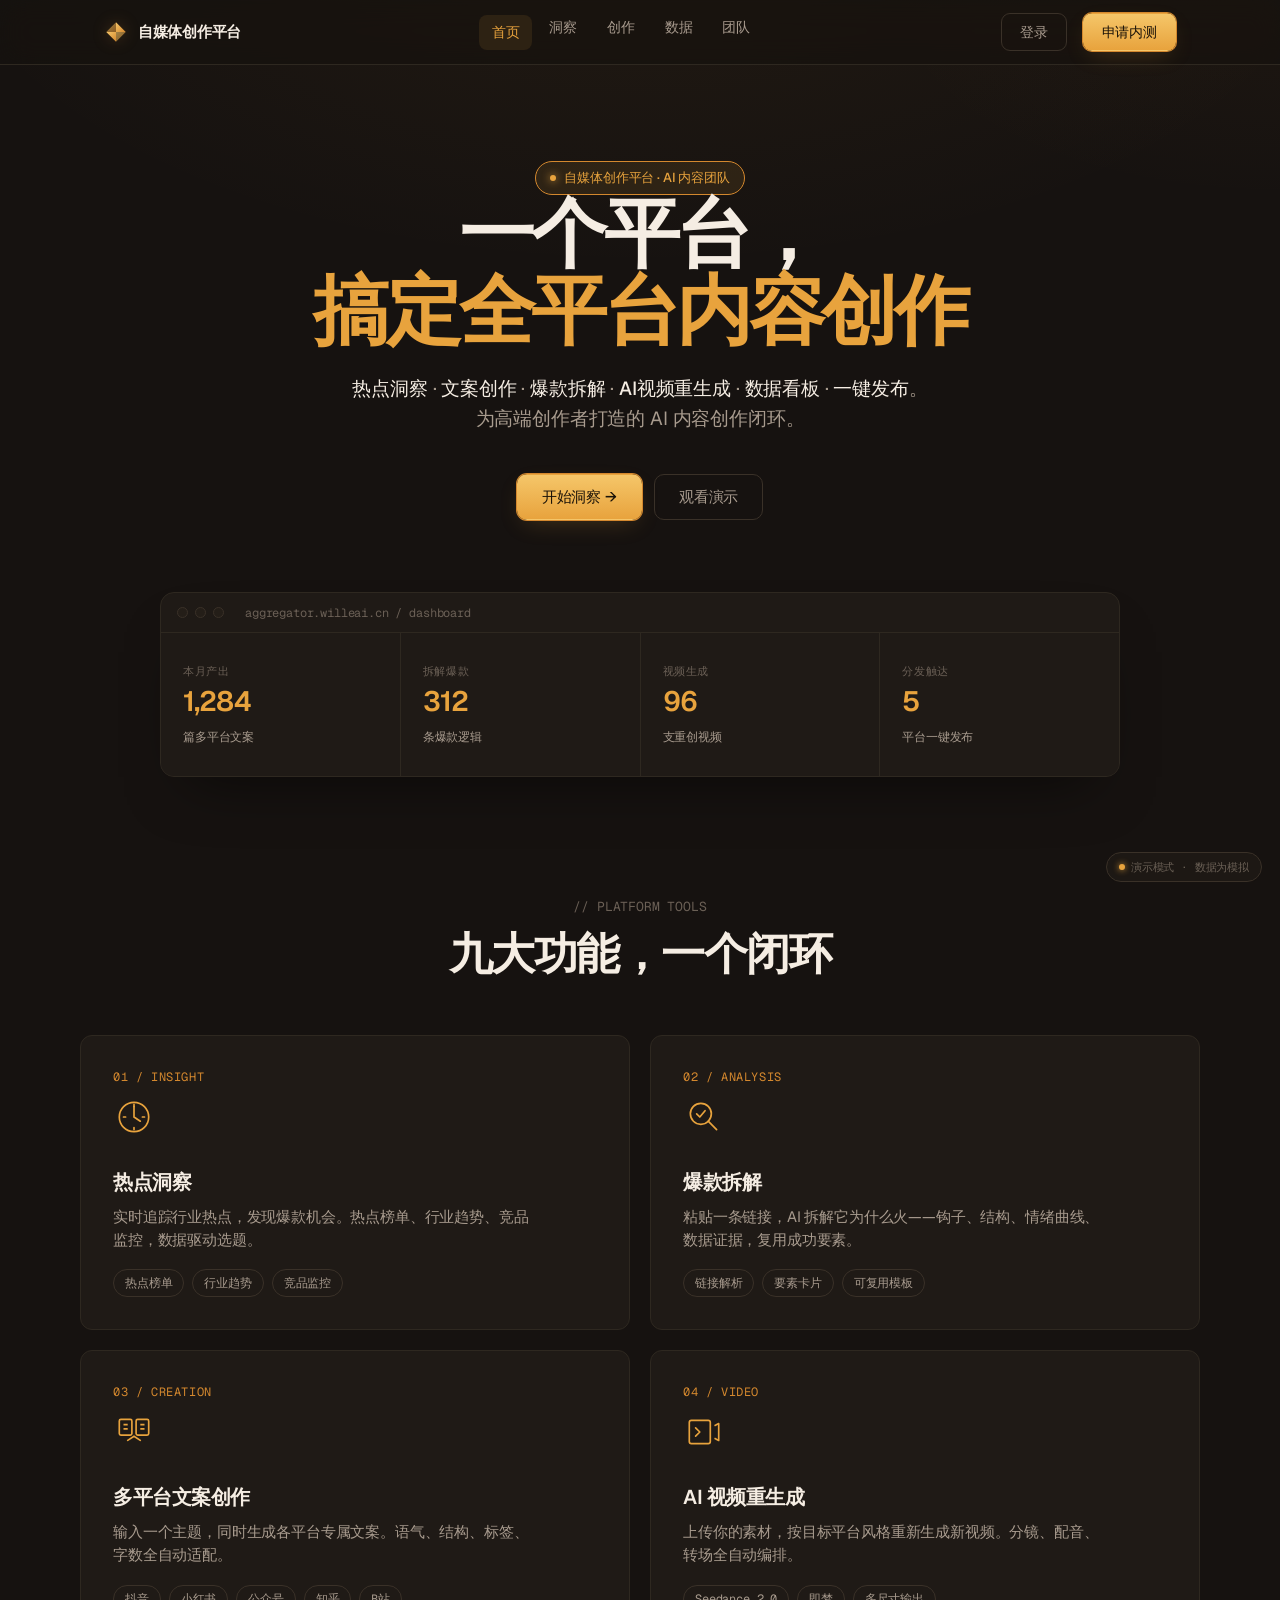
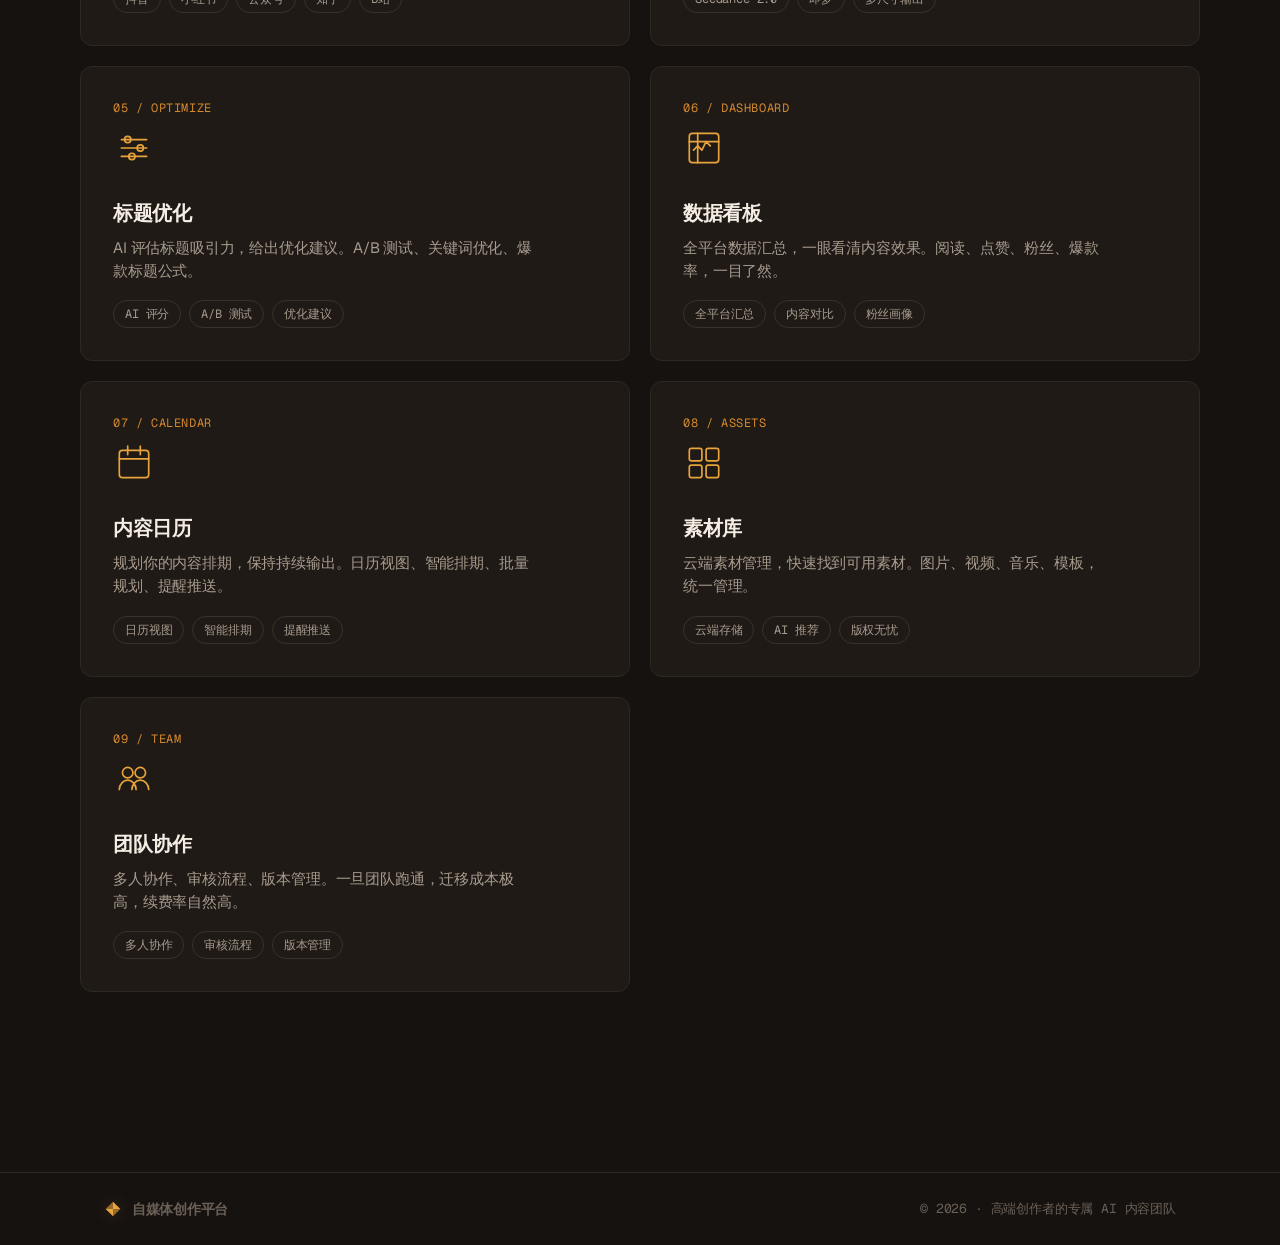
<file: prototype/index.html>
<!DOCTYPE html>
<html lang="zh-CN">
<head>
<meta charset="UTF-8">
<meta name="viewport" content="width=device-width, initial-scale=1.0">
<title>自媒体创作平台 — 全平台内容创作实验室</title>
<link rel="preconnect" href="https://fonts.googleapis.com">
<link rel="preconnect" href="https://fonts.gstatic.com" crossorigin>
<link href="https://fonts.googleapis.com/css2?family=Geist:wght@100..900&family=Geist+Mono:wght@100..900&display=swap" rel="stylesheet">
<link rel="stylesheet" href="assets/style.css">
<style>
  /* Landing 页特有 */
  .hero{text-align:center;padding:96px 0 72px}
  .hero h1{margin-bottom:24px}
  .hero .sub{font-size:19px;line-height:1.6;color:var(--text-2);max-width:600px;margin:0 auto 40px}
  .hero .sub b{color:var(--text);font-weight:500}
  .cta-row{display:flex;gap:12px;justify-content:center;align-items:center}

  /* 产品预览框（克制线框，暖色） */
  .preview{
    max-width:960px;margin:72px auto 0;border:1px solid var(--border);
    border-radius:14px;overflow:hidden;background:var(--bg-2);
    box-shadow:0 30px 60px -30px rgba(0,0,0,.6);
  }
  .preview-bar{height:40px;border-bottom:1px solid var(--border);display:flex;align-items:center;gap:7px;padding:0 16px}
  .preview-bar i{width:11px;height:11px;border-radius:50%;border:1px solid var(--border-2);background:var(--bg-3)}
  .preview-bar .url{margin-left:14px;font-size:12px;color:var(--text-3);font-family:'Geist Mono',monospace}
  .preview-body{display:grid;grid-template-columns:repeat(4,1fr);gap:1px;background:var(--border)}
  .pv-cell{background:var(--bg-2);padding:30px 22px;text-align:left}
  .pv-cell .v{font-size:28px;font-weight:600;letter-spacing:-0.03em;color:var(--gold)}
  .pv-cell .d{font-size:12px;color:var(--text-2);margin-top:6px}

  .features{padding:48px 0 100px}
  .feat-card{cursor:pointer}
  .feat-card .ico{width:42px;height:42px;margin-bottom:22px;color:var(--gold)}
  .feat-card .num{font-size:12px;font-family:'Geist Mono',monospace;color:var(--gold-3);margin-bottom:10px;letter-spacing:.05em}
  .feat-card p{font-size:15px;line-height:1.55;color:var(--text-2);max-width:42ch;margin-top:8px}
  .feat-card .tags{display:flex;gap:8px;margin-top:18px;flex-wrap:wrap}
</style>
</head>
<body>

<!-- ========== NAV ========== -->
<nav class="nav">
  <div class="wrap nav-inner">
    <a href="index.html" class="brand">
      <svg viewBox="0 0 32 32" class="logo" fill="none">
        <defs><linearGradient id="lg" x1="0" y1="0" x2="1" y2="1">
          <stop offset="0" stop-color="#F5C669"/><stop offset="1" stop-color="#D4882E"/>
        </linearGradient></defs>
        <path d="M16 3 L29 16 L16 16 Z" fill="url(#lg)"/>
        <path d="M29 16 L16 29 L16 16 Z" fill="url(#lg)" opacity=".6"/>
        <path d="M16 29 L3 16 L16 16 Z" fill="url(#lg)"/>
        <path d="M3 16 L16 3 L16 16 Z" fill="url(#lg)" opacity=".6"/>
      </svg>
      自媒体创作平台
    </a>
    <div class="nav-links">
      <a href="index.html" class="active">首页</a>
      <div class="nav-item">
        <a href="insight.html">洞察</a>
        <div class="dropdown">
          <a href="insight.html">热点洞察</a>
          <a href="analyze.html">爆款拆解</a>
        </div>
      </div>
      <div class="nav-item">
        <a href="create.html">创作</a>
        <div class="dropdown">
          <a href="create.html">创作工作台</a>
          <a href="video.html">视频重生成</a>
          <a href="optimize.html">标题优化</a>
        </div>
      </div>
      <div class="nav-item">
        <a href="dashboard.html">数据</a>
        <div class="dropdown">
          <a href="dashboard.html">数据看板</a>
          <a href="calendar.html">内容日历</a>
          <a href="assets.html">素材库</a>
          <a href="analysis.html">数据沉淀</a>
        </div>
      </div>
      <div class="nav-item">
        <a href="team.html">团队</a>
        <div class="dropdown">
          <a href="team.html">团队协作</a>
          <a href="publish.html">发布中心</a>
        </div>
      </div>
    </div>
    <div class="nav-right">
      <a href="#" class="btn btn-ghost">登录</a>
      <a href="#" class="btn btn-gold">申请内测</a>
    </div>
  </div>
</nav>

<!-- ========== HERO ========== -->
<section class="wrap hero">
  <span class="eyebrow"><span class="dot"></span> 自媒体创作平台 · AI 内容团队</span>
  <h1>一个平台，<br><span class="accent">搞定全平台内容创作</span></h1>
  <p class="sub">
    <b>热点洞察</b> · <b>文案创作</b> · <b>爆款拆解</b> · <b>AI视频重生成</b> · <b>数据看板</b> · <b>一键发布</b>。<br>
    为高端创作者打造的 AI 内容创作闭环。
  </p>
  <div class="cta-row">
    <a href="insight.html" class="btn btn-gold btn-lg">开始洞察 →</a>
    <a href="#" class="btn btn-ghost btn-lg">观看演示</a>
  </div>

  <div class="preview">
    <div class="preview-bar">
      <i></i><i></i><i></i>
      <span class="url">aggregator.willeai.cn / dashboard</span>
    </div>
    <div class="preview-body">
      <div class="pv-cell"><div class="k">本月产出</div><div class="v" data-to="1284">0</div><div class="d">篇多平台文案</div></div>
      <div class="pv-cell"><div class="k">拆解爆款</div><div class="v" data-to="312">0</div><div class="d">条爆款逻辑</div></div>
      <div class="pv-cell"><div class="k">视频生成</div><div class="v" data-to="96">0</div><div class="d">支重创视频</div></div>
      <div class="pv-cell"><div class="k">分发触达</div><div class="v" data-to="5" data-suffix="">0</div><div class="d">平台一键发布</div></div>
    </div>
  </div>
</section>

<!-- ========== FEATURES ========== -->
<section class="wrap features">
  <div class="section-head">
    <div class="label">// PLATFORM TOOLS</div>
    <h2>九大功能，一个闭环</h2>
  </div>

  <div class="grid-2">

    <a href="insight.html" class="card card-hover feat-card">
      <div class="num">01 / INSIGHT</div>
      <svg class="ico" viewBox="0 0 40 40" fill="none" stroke="currentColor" stroke-width="1.6">
        <circle cx="20" cy="20" r="14"/><path d="M20 10v10l6 4" stroke-linecap="round"/>
        <path d="M10 20h2M28 20h2M20 10v-2M20 30v2" stroke-linecap="round"/>
      </svg>
      <h3>热点洞察</h3>
      <p>实时追踪行业热点，发现爆款机会。热点榜单、行业趋势、竞品监控，数据驱动选题。</p>
      <div class="tags"><span class="tag">热点榜单</span><span class="tag">行业趋势</span><span class="tag">竞品监控</span></div>
    </a>

    <a href="analyze.html" class="card card-hover feat-card">
      <div class="num">02 / ANALYSIS</div>
      <svg class="ico" viewBox="0 0 40 40" fill="none" stroke="currentColor" stroke-width="1.6">
        <circle cx="17" cy="17" r="10"/><path d="M24 24l8 8" stroke-linecap="round"/>
        <path d="M13 17l3 3 5-6" stroke-linecap="round" stroke-linejoin="round"/>
      </svg>
      <h3>爆款拆解</h3>
      <p>粘贴一条链接，AI 拆解它为什么火——钩子、结构、情绪曲线、数据证据，复用成功要素。</p>
      <div class="tags"><span class="tag">链接解析</span><span class="tag">要素卡片</span><span class="tag">可复用模板</span></div>
    </a>

    <a href="create.html" class="card card-hover feat-card">
      <div class="num">03 / CREATION</div>
      <svg class="ico" viewBox="0 0 40 40" fill="none" stroke="currentColor" stroke-width="1.6">
        <rect x="6" y="8" width="12" height="15" rx="1.5"/><rect x="22" y="8" width="12" height="15" rx="1.5"/>
        <path d="M10 13h4 M10 17h4 M26 13h4 M26 17h4"/><path d="M14 28l6-4 6 4" stroke-linecap="round"/>
      </svg>
      <h3>多平台文案创作</h3>
      <p>输入一个主题，同时生成各平台专属文案。语气、结构、标签、字数全自动适配。</p>
      <div class="tags"><span class="tag">抖音</span><span class="tag">小红书</span><span class="tag">公众号</span><span class="tag">知乎</span><span class="tag">B站</span></div>
    </a>

    <a href="video.html" class="card card-hover feat-card">
      <div class="num">04 / VIDEO</div>
      <svg class="ico" viewBox="0 0 40 40" fill="none" stroke="currentColor" stroke-width="1.6">
        <rect x="6" y="9" width="20" height="22" rx="2"/><path d="M12 16l4 4-4 4" stroke-linecap="round" stroke-linejoin="round"/>
        <path d="M30 14l4-2v16l-4-2" stroke-linejoin="round"/>
      </svg>
      <h3>AI 视频重生成</h3>
      <p>上传你的素材，按目标平台风格重新生成新视频。分镜、配音、转场全自动编排。</p>
      <div class="tags"><span class="tag">Seedance 2.0</span><span class="tag">即梦</span><span class="tag">多尺寸输出</span></div>
    </a>

    <a href="optimize.html" class="card card-hover feat-card">
      <div class="num">05 / OPTIMIZE</div>
      <svg class="ico" viewBox="0 0 40 40" fill="none" stroke="currentColor" stroke-width="1.6">
        <path d="M8 20h24M8 12h24M8 28h24" stroke-linecap="round"/>
        <circle cx="14" cy="12" r="3"/><circle cx="26" cy="20" r="3"/><circle cx="18" cy="28" r="3"/>
      </svg>
      <h3>标题优化</h3>
      <p>AI 评估标题吸引力，给出优化建议。A/B 测试、关键词优化、爆款标题公式。</p>
      <div class="tags"><span class="tag">AI 评分</span><span class="tag">A/B 测试</span><span class="tag">优化建议</span></div>
    </a>

    <a href="dashboard.html" class="card card-hover feat-card">
      <div class="num">06 / DASHBOARD</div>
      <svg class="ico" viewBox="0 0 40 40" fill="none" stroke="currentColor" stroke-width="1.6">
        <rect x="6" y="6" width="28" height="28" rx="3"/><path d="M6 14h28M14 6v28" stroke-linecap="round"/>
        <path d="M10 22l4-4 4 4 4-8 4 4" stroke-linecap="round" stroke-linejoin="round"/>
      </svg>
      <h3>数据看板</h3>
      <p>全平台数据汇总，一眼看清内容效果。阅读、点赞、粉丝、爆款率，一目了然。</p>
      <div class="tags"><span class="tag">全平台汇总</span><span class="tag">内容对比</span><span class="tag">粉丝画像</span></div>
    </a>

    <a href="calendar.html" class="card card-hover feat-card">
      <div class="num">07 / CALENDAR</div>
      <svg class="ico" viewBox="0 0 40 40" fill="none" stroke="currentColor" stroke-width="1.6">
        <rect x="6" y="8" width="28" height="26" rx="3"/><path d="M6 16h28" stroke-linecap="round"/>
        <path d="M14 4v8M26 4v8" stroke-linecap="round"/>
      </svg>
      <h3>内容日历</h3>
      <p>规划你的内容排期，保持持续输出。日历视图、智能排期、批量规划、提醒推送。</p>
      <div class="tags"><span class="tag">日历视图</span><span class="tag">智能排期</span><span class="tag">提醒推送</span></div>
    </a>

    <a href="assets.html" class="card card-hover feat-card">
      <div class="num">08 / ASSETS</div>
      <svg class="ico" viewBox="0 0 40 40" fill="none" stroke="currentColor" stroke-width="1.6">
        <rect x="6" y="6" width="12" height="12" rx="2"/><rect x="22" y="6" width="12" height="12" rx="2"/>
        <rect x="6" y="22" width="12" height="12" rx="2"/><rect x="22" y="22" width="12" height="12" rx="2"/>
      </svg>
      <h3>素材库</h3>
      <p>云端素材管理，快速找到可用素材。图片、视频、音乐、模板，统一管理。</p>
      <div class="tags"><span class="tag">云端存储</span><span class="tag">AI 推荐</span><span class="tag">版权无忧</span></div>
    </a>

    <a href="team.html" class="card card-hover feat-card">
      <div class="num">09 / TEAM</div>
      <svg class="ico" viewBox="0 0 40 40" fill="none" stroke="currentColor" stroke-width="1.6">
        <circle cx="14" cy="14" r="5"/><circle cx="26" cy="14" r="5"/>
        <path d="M6 30c0-5 4-9 8-9s8 4 8 9M18 30c0-5 4-9 8-9s8 4 8 9" stroke-linecap="round"/>
      </svg>
      <h3>团队协作</h3>
      <p>多人协作、审核流程、版本管理。一旦团队跑通，迁移成本极高，续费率自然高。</p>
      <div class="tags"><span class="tag">多人协作</span><span class="tag">审核流程</span><span class="tag">版本管理</span></div>
    </a>

  </div>
</section>

<!-- ========== FOOTER ========== -->
<footer>
  <div class="wrap foot-inner">
    <div class="brand" style="font-size:14px">
      <svg viewBox="0 0 32 32" class="logo" style="width:18px;height:18px" fill="#E8A33D">
        <path d="M16 3 L29 16 L16 16 Z"/><path d="M29 16 L16 29 L16 16 Z" opacity=".6"/>
        <path d="M16 29 L3 16 L16 16 Z"/><path d="M3 16 L16 3 L16 16 Z" opacity=".6"/>
      </svg>
      自媒体创作平台
    </div>
    <div class="mono">© 2026 · 高端创作者的专属 AI 内容团队</div>
  </div>
</footer>

<script src="assets/demo.js"></script>
<script>
  // 首屏数据 count-up（进入视口时触发）
  const cells=document.querySelectorAll('.pv-cell .v[data-to]');
  const io=new IntersectionObserver((entries)=>{
    entries.forEach(e=>{
      if(e.isIntersecting){
        Demo.countUp(e.target,parseInt(e.target.dataset.to));
        io.unobserve(e.target);
      }
    });
  },{threshold:.4});
  cells.forEach(c=>io.observe(c));
</script>
</body>
</html>
</file>
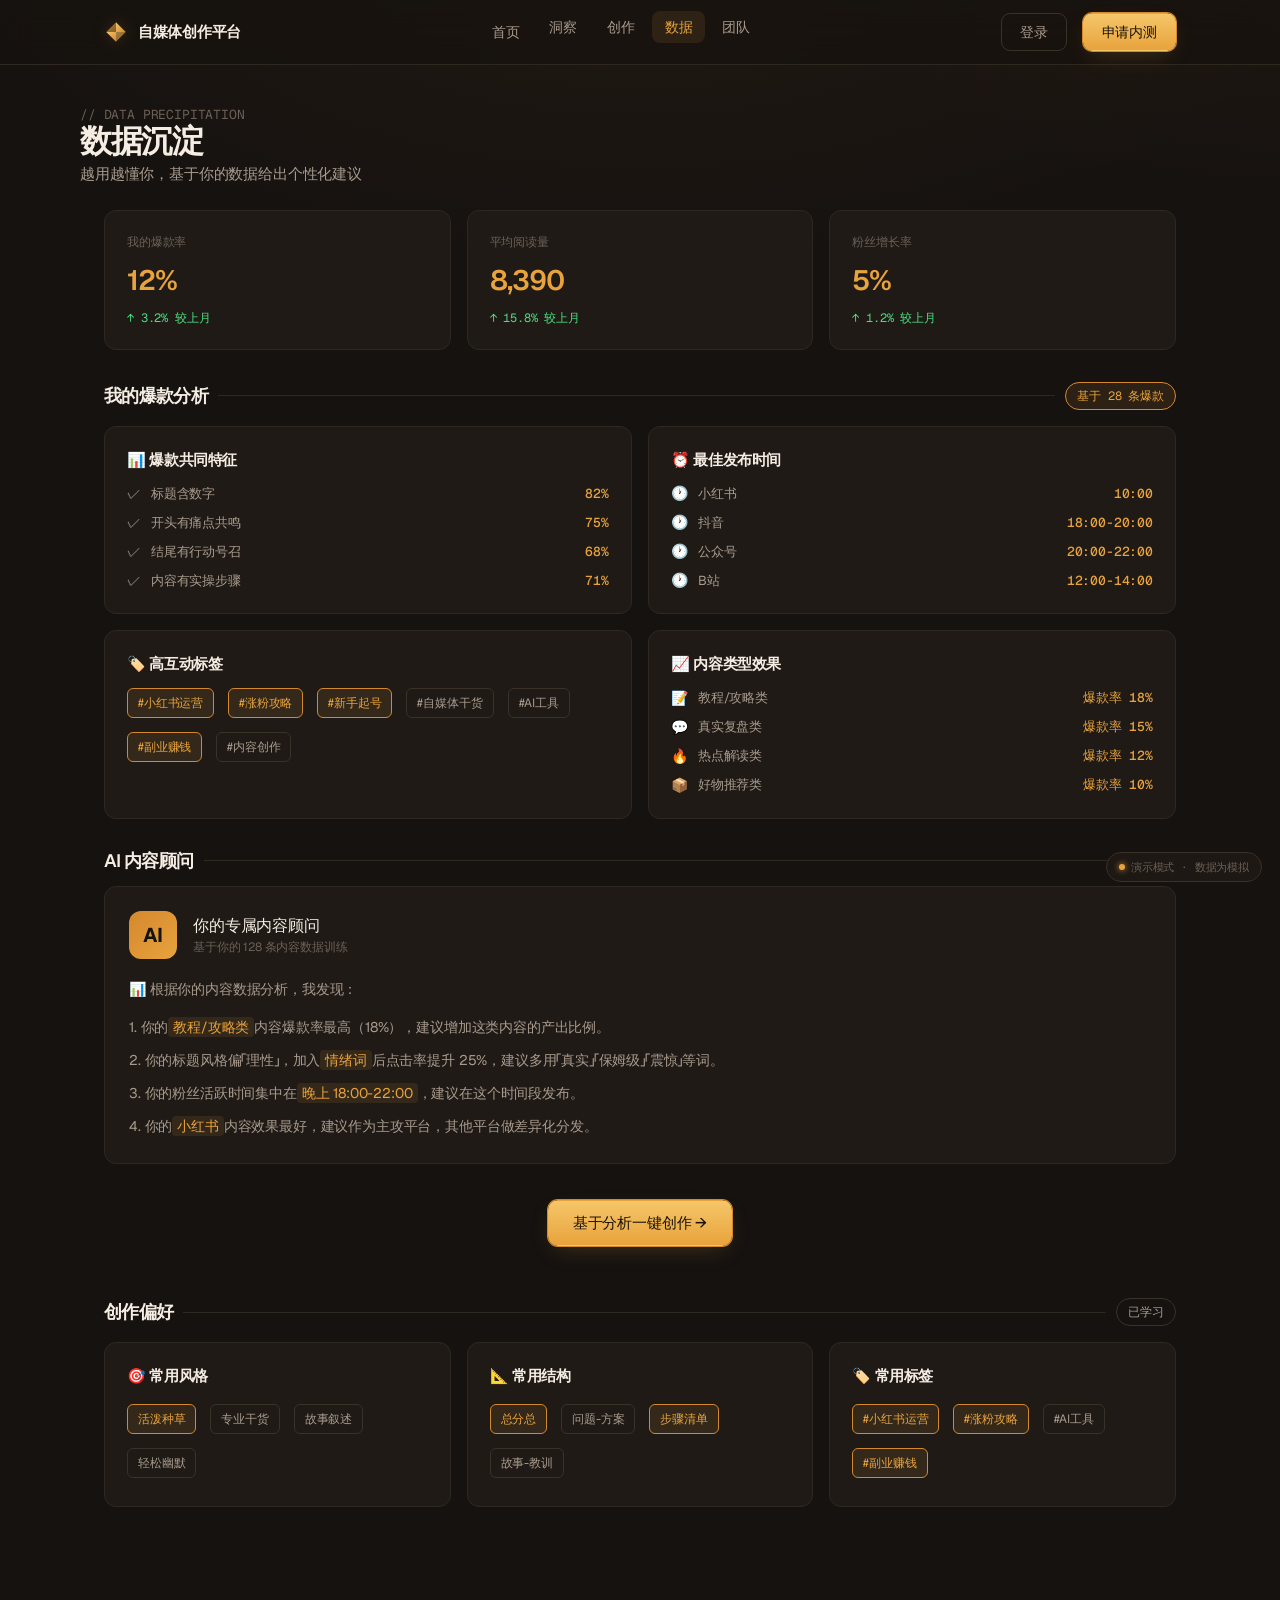
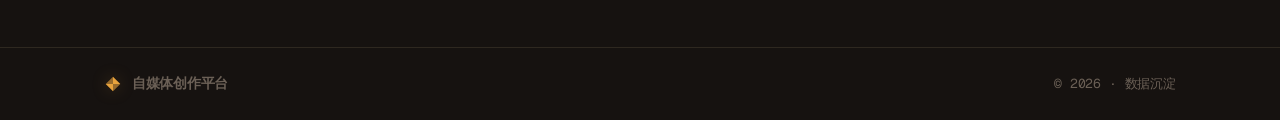
<file: prototype/analysis.html>
<!DOCTYPE html>
<html lang="zh-CN">
<head>
<meta charset="UTF-8">
<meta name="viewport" content="width=device-width, initial-scale=1.0">
<title>数据沉淀 — 自媒体创作平台</title>
<link rel="preconnect" href="https://fonts.googleapis.com">
<link rel="preconnect" href="https://fonts.gstatic.com" crossorigin>
<link href="https://fonts.googleapis.com/css2?family=Geist:wght@100..900&family=Geist+Mono:wght@100..900&display=swap" rel="stylesheet">
<link rel="stylesheet" href="assets/style.css">
<style>
  .page-head{padding:40px 0 24px}
  .page-head h1{font-size:32px;margin-bottom:6px}

  /* 核心指标 */
  .kpi-grid{display:grid;grid-template-columns:repeat(3,1fr);gap:16px;margin-bottom:32px}
  .kpi-card{
    background:var(--bg-2);border:1px solid var(--border);border-radius:var(--radius);
    padding:22px;transition:var(--ease);
  }
  .kpi-card:hover{border-color:var(--border-2)}
  .kpi-card .label{font-size:12px;color:var(--text-3);font-family:'Geist Mono',monospace;margin-bottom:8px}
  .kpi-card .value{font-size:28px;font-weight:600;color:var(--gold);letter-spacing:-0.03em}
  .kpi-card .change{font-size:12px;margin-top:8px;font-family:'Geist Mono',monospace}
  .kpi-card .change.up{color:#4ade80}
  .kpi-card .change.down{color:#f87171}

  /* 区块标题 */
  .sec-title{display:flex;align-items:center;gap:10px;margin:32px 0 16px}
  .sec-title h2{font-size:18px}
  .sec-title .ln{flex:1;height:1px;background:var(--border)}

  /* 爆款分析 */
  .insight-grid{display:grid;grid-template-columns:repeat(2,1fr);gap:16px}
  .insight-card{
    background:var(--bg-2);border:1px solid var(--border);border-radius:var(--radius);
    padding:22px;transition:var(--ease);
  }
  .insight-card:hover{border-color:var(--border-2)}
  .insight-card h3{font-size:15px;margin-bottom:12px}
  .insight-list{display:flex;flex-direction:column;gap:8px}
  .insight-item{display:flex;align-items:center;gap:10px;font-size:13px;color:var(--text-2)}
  .insight-item .ico{font-size:14px}
  .insight-item .val{margin-left:auto;color:var(--gold);font-weight:500;font-family:'Geist Mono',monospace}

  /* AI 顾问 */
  .advisor-card{
    background:var(--bg-2);border:1px solid var(--border);border-radius:var(--radius);
    padding:24px;margin-bottom:16px;
  }
  .advisor-header{display:flex;align-items:center;gap:16px;margin-bottom:18px}
  .advisor-avatar{
    width:48px;height:48px;border-radius:12px;background:linear-gradient(135deg,var(--gold-3),var(--gold));
    display:flex;align-items:center;justify-content:center;color:var(--bg);font-size:20px;font-weight:700;
  }
  .advisor-info .n{font-size:16px;font-weight:500}
  .advisor-info .m{font-size:12px;color:var(--text-3)}
  .advisor-content{font-size:14px;color:var(--text-2);line-height:1.8}
  .advisor-content .hl{color:var(--gold);background:var(--glow-soft);padding:1px 5px;border-radius:4px}

  /* 创作偏好 */
  .pref-grid{display:grid;grid-template-columns:repeat(3,1fr);gap:16px}
  .pref-card{background:var(--bg-2);border:1px solid var(--border);border-radius:var(--radius);padding:22px}
  .pref-card h3{font-size:15px;margin-bottom:16px}
  .pref-tag{display:inline-flex;align-items:center;font-size:12px;padding:5px 10px;border:1px solid var(--border-2);border-radius:6px;color:var(--text-2);margin:0 6px 6px 0}
  .pref-tag.hot{color:var(--gold);border-color:var(--gold-3);background:var(--glow-soft)}

  @media(max-width:900px){.kpi-grid{grid-template-columns:1fr}.insight-grid{grid-template-columns:1fr}.pref-grid{grid-template-columns:1fr}}
</style>
</head>
<body>

<nav class="nav"><div class="wrap nav-inner">
  <a href="index.html" class="brand"><svg viewBox="0 0 32 32" class="logo" fill="none"><defs><linearGradient id="lg" x1="0" y1="0" x2="1" y2="1"><stop offset="0" stop-color="#F5C669"/><stop offset="1" stop-color="#D4882E"/></linearGradient></defs><path d="M16 3 L29 16 L16 16 Z" fill="url(#lg)"/><path d="M29 16 L16 29 L16 16 Z" fill="url(#lg)" opacity=".6"/><path d="M16 29 L3 16 L16 16 Z" fill="url(#lg)"/><path d="M3 16 L16 3 L16 16 Z" fill="url(#lg)" opacity=".6"/></svg> 自媒体创作平台</a>
  <div class="nav-links">
    <a href="index.html">首页</a>
    <div class="nav-item">
      <a href="insight.html">洞察</a>
      <div class="dropdown">
        <a href="insight.html">热点洞察</a>
        <a href="analyze.html">爆款拆解</a>
      </div>
    </div>
    <div class="nav-item">
      <a href="create.html">创作</a>
      <div class="dropdown">
        <a href="create.html">创作工作台</a>
        <a href="video.html">视频重生成</a>
        <a href="optimize.html">标题优化</a>
      </div>
    </div>
    <div class="nav-item">
      <a href="dashboard.html" class="active">数据</a>
      <div class="dropdown">
        <a href="dashboard.html">数据看板</a>
        <a href="calendar.html">内容日历</a>
        <a href="assets.html">素材库</a>
        <a href="analysis.html" class="active">数据沉淀</a>
      </div>
    </div>
    <div class="nav-item">
      <a href="team.html">团队</a>
      <div class="dropdown">
        <a href="team.html">团队协作</a>
        <a href="publish.html">发布中心</a>
      </div>
    </div>
  </div>
  <div class="nav-right"><a href="#" class="btn btn-ghost">登录</a><a href="#" class="btn btn-gold">申请内测</a></div>
</div></nav>

<div class="wrap page-head">
  <div class="label">// DATA PRECIPITATION</div>
  <h1>数据沉淀</h1>
  <p class="muted" style="font-size:15px">越用越懂你，基于你的数据给出个性化建议</p>
</div>

<div class="wrap" style="padding-bottom:60px">
  <!-- 核心指标 -->
  <div class="kpi-grid">
    <div class="kpi-card">
      <div class="label">我的爆款率</div>
      <div class="value" data-to="12" data-suffix="%">0</div>
      <div class="change up">↑ 3.2% 较上月</div>
    </div>
    <div class="kpi-card">
      <div class="label">平均阅读量</div>
      <div class="value" data-to="8500">0</div>
      <div class="change up">↑ 15.8% 较上月</div>
    </div>
    <div class="kpi-card">
      <div class="label">粉丝增长率</div>
      <div class="value" data-to="5" data-suffix="%">0</div>
      <div class="change up">↑ 1.2% 较上月</div>
    </div>
  </div>

  <!-- 我的爆款分析 -->
  <div class="sec-title"><h2>我的爆款分析</h2><div class="ln"></div><span class="tag tag-gold">基于 28 条爆款</span></div>
  <div class="insight-grid">
    <div class="insight-card">
      <h3>📊 爆款共同特征</h3>
      <div class="insight-list">
        <div class="insight-item">
          <span class="ico">✓</span>
          <span>标题含数字</span>
          <span class="val">82%</span>
        </div>
        <div class="insight-item">
          <span class="ico">✓</span>
          <span>开头有痛点共鸣</span>
          <span class="val">75%</span>
        </div>
        <div class="insight-item">
          <span class="ico">✓</span>
          <span>结尾有行动号召</span>
          <span class="val">68%</span>
        </div>
        <div class="insight-item">
          <span class="ico">✓</span>
          <span>内容有实操步骤</span>
          <span class="val">71%</span>
        </div>
      </div>
    </div>
    <div class="insight-card">
      <h3>⏰ 最佳发布时间</h3>
      <div class="insight-list">
        <div class="insight-item">
          <span class="ico">🕐</span>
          <span>小红书</span>
          <span class="val">10:00</span>
        </div>
        <div class="insight-item">
          <span class="ico">🕐</span>
          <span>抖音</span>
          <span class="val">18:00-20:00</span>
        </div>
        <div class="insight-item">
          <span class="ico">🕐</span>
          <span>公众号</span>
          <span class="val">20:00-22:00</span>
        </div>
        <div class="insight-item">
          <span class="ico">🕐</span>
          <span>B站</span>
          <span class="val">12:00-14:00</span>
        </div>
      </div>
    </div>
    <div class="insight-card">
      <h3>🏷️ 高互动标签</h3>
      <div style="display:flex;flex-wrap:wrap;gap:8px;margin-top:8px">
        <span class="pref-tag hot">#小红书运营</span>
        <span class="pref-tag hot">#涨粉攻略</span>
        <span class="pref-tag hot">#新手起号</span>
        <span class="pref-tag">#自媒体干货</span>
        <span class="pref-tag">#AI工具</span>
        <span class="pref-tag hot">#副业赚钱</span>
        <span class="pref-tag">#内容创作</span>
      </div>
    </div>
    <div class="insight-card">
      <h3>📈 内容类型效果</h3>
      <div class="insight-list">
        <div class="insight-item">
          <span class="ico">📝</span>
          <span>教程/攻略类</span>
          <span class="val">爆款率 18%</span>
        </div>
        <div class="insight-item">
          <span class="ico">💬</span>
          <span>真实复盘类</span>
          <span class="val">爆款率 15%</span>
        </div>
        <div class="insight-item">
          <span class="ico">🔥</span>
          <span>热点解读类</span>
          <span class="val">爆款率 12%</span>
        </div>
        <div class="insight-item">
          <span class="ico">📦</span>
          <span>好物推荐类</span>
          <span class="val">爆款率 10%</span>
        </div>
      </div>
    </div>
  </div>

  <!-- AI 内容顾问 -->
  <div class="sec-title"><h2>AI 内容顾问</h2><div class="ln"></div></div>
  <div class="advisor-card">
    <div class="advisor-header">
      <div class="advisor-avatar">AI</div>
      <div class="advisor-info">
        <div class="n">你的专属内容顾问</div>
        <div class="m">基于你的 128 条内容数据训练</div>
      </div>
    </div>
    <div class="advisor-content">
      <p style="margin-bottom:12px">📊 根据你的内容数据分析，我发现：</p>
      <p style="margin-bottom:8px">1. 你的<span class="hl">教程/攻略类</span>内容爆款率最高（18%），建议增加这类内容的产出比例。</p>
      <p style="margin-bottom:8px">2. 你的标题风格偏「理性」，加入<span class="hl">情绪词</span>后点击率提升 25%，建议多用「真实」「保姆级」「震惊」等词。</p>
      <p style="margin-bottom:8px">3. 你的粉丝活跃时间集中在<span class="hl">晚上 18:00-22:00</span>，建议在这个时间段发布。</p>
      <p>4. 你的<span class="hl">小红书</span>内容效果最好，建议作为主攻平台，其他平台做差异化分发。</p>
    </div>
  </div>

  <div style="text-align:center;padding:20px 0">
    <a href="create.html" class="btn btn-gold btn-lg">基于分析一键创作 →</a>
  </div>

  <!-- 创作偏好 -->
  <div class="sec-title"><h2>创作偏好</h2><div class="ln"></div><span class="tag">已学习</span></div>
  <div class="pref-grid">
    <div class="pref-card">
      <h3>🎯 常用风格</h3>
      <div style="display:flex;flex-wrap:wrap;gap:8px;margin-top:8px">
        <span class="pref-tag hot">活泼种草</span>
        <span class="pref-tag">专业干货</span>
        <span class="pref-tag">故事叙述</span>
        <span class="pref-tag">轻松幽默</span>
      </div>
    </div>
    <div class="pref-card">
      <h3>📐 常用结构</h3>
      <div style="display:flex;flex-wrap:wrap;gap:8px;margin-top:8px">
        <span class="pref-tag hot">总分总</span>
        <span class="pref-tag">问题-方案</span>
        <span class="pref-tag hot">步骤清单</span>
        <span class="pref-tag">故事-教训</span>
      </div>
    </div>
    <div class="pref-card">
      <h3>🏷️ 常用标签</h3>
      <div style="display:flex;flex-wrap:wrap;gap:8px;margin-top:8px">
        <span class="pref-tag hot">#小红书运营</span>
        <span class="pref-tag hot">#涨粉攻略</span>
        <span class="pref-tag">#AI工具</span>
        <span class="pref-tag hot">#副业赚钱</span>
      </div>
    </div>
  </div>
</div>

<footer><div class="wrap foot-inner">
  <div class="brand" style="font-size:14px"><svg viewBox="0 0 32 32" class="logo" style="width:18px;height:18px" fill="#E8A33D"><path d="M16 3 L29 16 L16 16 Z"/><path d="M29 16 L16 29 L16 16 Z" opacity=".6"/><path d="M16 29 L3 16 L16 16 Z"/><path d="M3 16 L16 3 L16 16 Z" opacity=".6"/></svg> 自媒体创作平台</div>
  <div class="mono">© 2026 · 数据沉淀</div>
</div></footer>

<script src="assets/demo.js"></script>
<script>
  // KPI 数字 count-up
  const kpiValues=document.querySelectorAll('.kpi-card .value[data-to]');
  const io=new IntersectionObserver((entries)=>{
    entries.forEach(e=>{
      if(e.isIntersecting){
        Demo.countUp(e.target,parseInt(e.target.dataset.to));
        io.unobserve(e.target);
      }
    });
  },{threshold:.4});
  kpiValues.forEach(c=>io.observe(c));
</script>
</body>
</html>
</file>
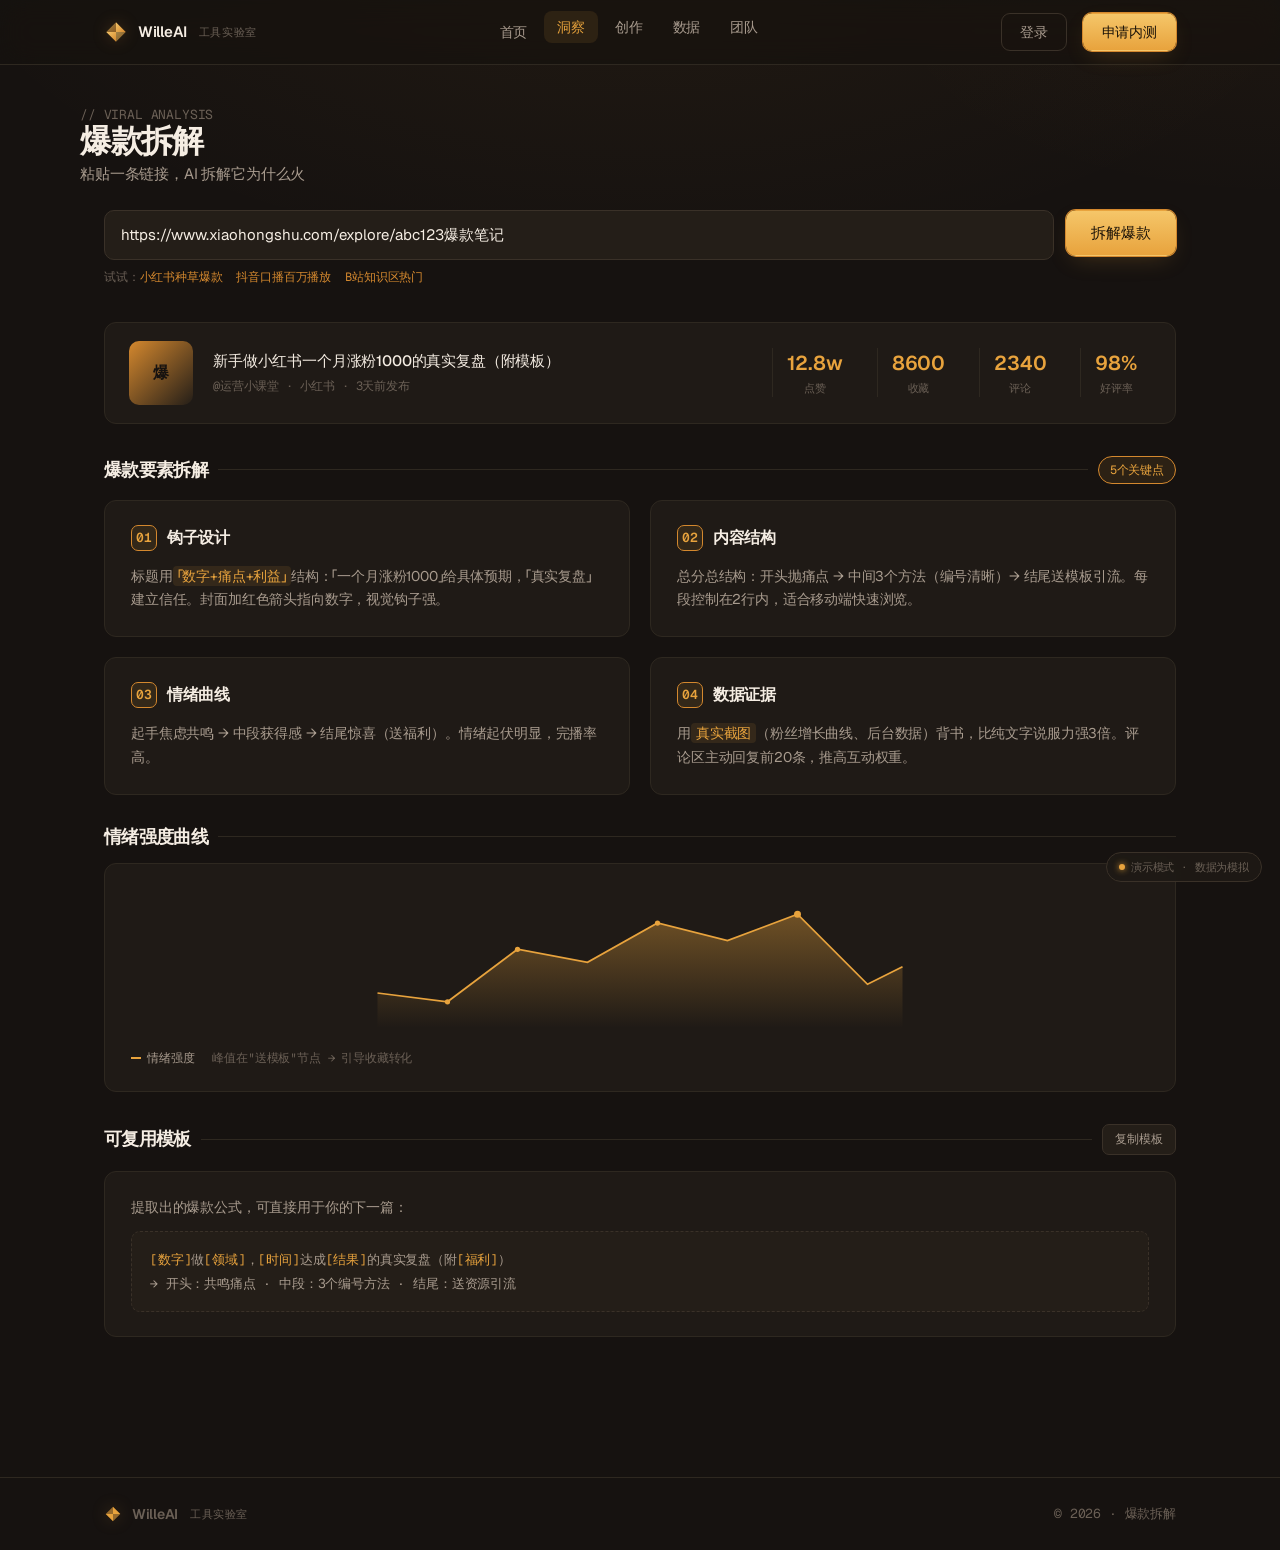
<file: prototype/analyze.html>
<!DOCTYPE html>
<html lang="zh-CN">
<head>
<meta charset="UTF-8">
<meta name="viewport" content="width=device-width, initial-scale=1.0">
<title>爆款拆解 — WilleAI工具实验室</title>
<link rel="preconnect" href="https://fonts.googleapis.com">
<link rel="preconnect" href="https://fonts.gstatic.com" crossorigin>
<link href="https://fonts.googleapis.com/css2?family=Geist:wght@100..900&family=Geist+Mono:wght@100..900&display=swap" rel="stylesheet">
<link rel="stylesheet" href="assets/style.css">
<style>
  .page-head{padding:40px 0 24px}
  .page-head h1{font-size:32px;margin-bottom:6px}

  .url-box{display:flex;gap:12px;margin-bottom:8px}
  .url-box .input{height:50px;font-size:15px}
  .examples{font-size:12px;color:var(--text-3);margin-bottom:36px;font-family:'Geist Mono',monospace}
  .examples a{color:var(--gold-3);margin-right:14px;cursor:pointer}
  .examples a:hover{color:var(--gold)}

  /* 原文信息条 */
  .source-bar{
    display:flex;align-items:center;gap:20px;background:var(--bg-2);
    border:1px solid var(--border);border-radius:var(--radius);padding:18px 24px;margin-bottom:28px;
  }
  .source-bar .thumb{width:64px;height:64px;border-radius:10px;background:linear-gradient(135deg,var(--gold-3),var(--bg-3));flex-shrink:0;display:flex;align-items:center;justify-content:center;color:var(--bg);font-weight:700}
  .source-bar .info{flex:1}
  .source-bar .info .t{font-size:15px;font-weight:500;margin-bottom:5px}
  .source-bar .info .m{font-size:12px;color:var(--text-3);font-family:'Geist Mono',monospace}
  .source-bar .stat{text-align:center;padding:0 14px;border-left:1px solid var(--border)}
  .source-bar .stat:first-of-type{border-left:none}
  .source-bar .stat .n{font-size:20px;font-weight:600;color:var(--gold)}
  .source-bar .stat .l{font-size:11px;color:var(--text-3);margin-top:2px}

  .sec-title{display:flex;align-items:center;gap:10px;margin:32px 0 16px}
  .sec-title h2{font-size:18px}
  .sec-title .ln{flex:1;height:1px;background:var(--border)}

  .insight{padding:24px 26px}
  .insight .hd{display:flex;align-items:center;gap:10px;margin-bottom:14px}
  .insight .hd .n{width:26px;height:26px;border-radius:7px;background:var(--glow-soft);border:1px solid var(--gold-3);color:var(--gold);display:flex;align-items:center;justify-content:center;font-size:13px;font-family:'Geist Mono',monospace;font-weight:600}
  .insight h3{font-size:16px}
  .insight p{font-size:14px;color:var(--text-2);line-height:1.7}
  .insight .hl{color:var(--gold);background:var(--glow-soft);padding:1px 5px;border-radius:4px}
  .insight ul{margin:8px 0 0 18px;font-size:14px;color:var(--text-2);line-height:1.8}

  /* 情绪曲线 */
  .curve-card{padding:24px 26px}
  .curve-legend{display:flex;gap:18px;font-size:12px;color:var(--text-2);margin-top:14px;font-family:'Geist Mono',monospace}
  .curve-legend span{display:flex;align-items:center;gap:6px}
  .curve-legend i{width:10px;height:2px;background:var(--gold)}

  .template-box{background:var(--bg-3);border:1px dashed var(--border-2);border-radius:9px;padding:16px 18px;font-family:'Geist Mono',monospace;font-size:13px;color:var(--text-2);line-height:1.8;margin-top:12px}
  .template-box .v{color:var(--gold)}
</style>
</head>
<body>

<nav class="nav"><div class="wrap nav-inner">
  <a href="index.html" class="brand"><svg viewBox="0 0 32 32" class="logo" fill="none"><defs><linearGradient id="lg" x1="0" y1="0" x2="1" y2="1"><stop offset="0" stop-color="#F5C669"/><stop offset="1" stop-color="#D4882E"/></linearGradient></defs><path d="M16 3 L29 16 L16 16 Z" fill="url(#lg)"/><path d="M29 16 L16 29 L16 16 Z" fill="url(#lg)" opacity=".6"/><path d="M16 29 L3 16 L16 16 Z" fill="url(#lg)"/><path d="M3 16 L16 3 L16 16 Z" fill="url(#lg)" opacity=".6"/></svg> WilleAI <span class="sub">工具实验室</span></a>
  <div class="nav-links">
    <a href="index.html">首页</a>
    <div class="nav-item">
      <a href="insight.html" class="active">洞察</a>
      <div class="dropdown">
        <a href="insight.html">热点洞察</a>
        <a href="analyze.html" class="active">爆款拆解</a>
      </div>
    </div>
    <div class="nav-item">
      <a href="create.html">创作</a>
      <div class="dropdown">
        <a href="create.html">创作工作台</a>
        <a href="video.html">视频重生成</a>
        <a href="optimize.html">标题优化</a>
      </div>
    </div>
    <div class="nav-item">
      <a href="dashboard.html">数据</a>
      <div class="dropdown">
        <a href="dashboard.html">数据看板</a>
        <a href="calendar.html">内容日历</a>
        <a href="assets.html">素材库</a>
        <a href="analysis.html">数据沉淀</a>
      </div>
    </div>
    <div class="nav-item">
      <a href="team.html">团队</a>
      <div class="dropdown">
        <a href="team.html">团队协作</a>
        <a href="publish.html">发布中心</a>
      </div>
    </div>
  </div>
  <div class="nav-right"><a href="#" class="btn btn-ghost">登录</a><a href="#" class="btn btn-gold">申请内测</a></div>
</div></nav>

<div class="wrap page-head">
  <div class="label">// VIRAL ANALYSIS</div>
  <h1>爆款拆解</h1>
  <p class="muted" style="font-size:15px">粘贴一条链接，AI 拆解它为什么火</p>
</div>

<div class="wrap" style="padding-bottom:60px">
  <!-- 链接输入 -->
  <div class="url-box">
    <input class="input" placeholder="粘贴抖音 / 小红书 / B站 / 公众号 内容链接..." value="https://www.xiaohongshu.com/explore/abc123爆款笔记">
    <button class="btn btn-gold btn-lg" id="anaBtn" style="white-space:nowrap">拆解爆款</button>
  </div>
  <div class="examples">试试：<a>小红书种草爆款</a><a>抖音口播百万播放</a><a>B站知识区热门</a></div>

  <!-- 原文信息 -->
  <div class="source-bar">
    <div class="thumb">爆</div>
    <div class="info">
      <div class="t">新手做小红书一个月涨粉1000的真实复盘（附模板）</div>
      <div class="m">@运营小课堂 · 小红书 · 3天前发布</div>
    </div>
    <div class="stat"><div class="n">12.8w</div><div class="l">点赞</div></div>
    <div class="stat"><div class="n">8600</div><div class="l">收藏</div></div>
    <div class="stat"><div class="n">2340</div><div class="l">评论</div></div>
    <div class="stat"><div class="n">98%</div><div class="l">好评率</div></div>
  </div>

  <!-- 拆解要素 -->
  <div class="sec-title"><h2>爆款要素拆解</h2><div class="ln"></div><span class="tag tag-gold">5个关键点</span></div>
  <div class="grid-2">
    <div class="card insight">
      <div class="hd"><div class="n">01</div><h3>钩子设计</h3></div>
      <p>标题用<span class="hl">「数字+痛点+利益」</span>结构：「一个月涨粉1000」给具体预期，「真实复盘」建立信任。封面加红色箭头指向数字，视觉钩子强。</p>
    </div>
    <div class="card insight">
      <div class="hd"><div class="n">02</div><h3>内容结构</h3></div>
      <p>总分总结构：开头抛痛点 → 中间3个方法（编号清晰）→ 结尾送模板引流。每段控制在2行内，适合移动端快速浏览。</p>
    </div>
    <div class="card insight">
      <div class="hd"><div class="n">03</div><h3>情绪曲线</h3></div>
      <p>起手焦虑共鸣 → 中段获得感 → 结尾惊喜（送福利）。情绪起伏明显，完播率高。</p>
    </div>
    <div class="card insight">
      <div class="hd"><div class="n">04</div><h3>数据证据</h3></div>
      <p>用<span class="hl">真实截图</span>（粉丝增长曲线、后台数据）背书，比纯文字说服力强3倍。评论区主动回复前20条，推高互动权重。</p>
    </div>
  </div>

  <!-- 情绪曲线图 -->
  <div class="sec-title"><h2>情绪强度曲线</h2><div class="ln"></div></div>
  <div class="card curve-card">
    <svg viewBox="0 0 600 160" style="width:100%;height:140px">
      <defs><linearGradient id="cg" x1="0" y1="0" x2="0" y2="1"><stop offset="0" stop-color="#E8A33D" stop-opacity=".4"/><stop offset="1" stop-color="#E8A33D" stop-opacity="0"/></linearGradient></defs>
      <path d="M0 120 L80 130 L160 70 L240 85 L320 40 L400 60 L480 30 L560 110 L600 90 L600 160 L0 160 Z" fill="url(#cg)"/>
      <path d="M0 120 L80 130 L160 70 L240 85 L320 40 L400 60 L480 30 L560 110 L600 90" fill="none" stroke="#E8A33D" stroke-width="2"/>
      <g fill="#E8A33D"><circle cx="80" cy="130" r="3"/><circle cx="160" cy="70" r="3"/><circle cx="320" cy="40" r="3"/><circle cx="480" cy="30" r="4"/></g>
    </svg>
    <div class="curve-legend"><span><i></i>情绪强度</span><span style="color:var(--text-3)">峰值在"送模板"节点 → 引导收藏转化</span></div>
  </div>

  <!-- 可复用模板 -->
  <div class="sec-title"><h2>可复用模板</h2><div class="ln"></div><button class="icon-btn" style="border:1px solid var(--border-2);background:var(--bg-3);color:var(--text-2);border-radius:7px;padding:6px 12px;font-size:12px;cursor:pointer">复制模板</button></div>
  <div class="card insight">
    <p>提取出的爆款公式，可直接用于你的下一篇：</p>
    <div class="template-box">
      <span class="v">[数字]</span>做<span class="v">[领域]</span>，<span class="v">[时间]</span>达成<span class="v">[结果]</span>的真实复盘（附<span class="v">[福利]</span>）<br>
      → 开头：共鸣痛点 · 中段：3个编号方法 · 结尾：送资源引流
    </div>
  </div>
</div>

<footer><div class="wrap foot-inner">
  <div class="brand" style="font-size:14px"><svg viewBox="0 0 32 32" class="logo" style="width:18px;height:18px" fill="#E8A33D"><path d="M16 3 L29 16 L16 16 Z"/><path d="M29 16 L16 29 L16 16 Z" opacity=".6"/><path d="M16 29 L3 16 L16 16 Z"/><path d="M3 16 L16 3 L16 16 Z" opacity=".6"/></svg> WilleAI <span class="sub">工具实验室</span></div>
  <div class="mono">© 2026 · 爆款拆解</div>
</div></footer>

<script src="assets/demo.js"></script>
<script>
  const anaBtn=document.getElementById('anaBtn');
  anaBtn.addEventListener('click',()=>{
    Demo.btnLoading(anaBtn,'AI 拆解中…');
    // 隐藏拆解结果区
    ['.insight','.curve-card','.template-box'].forEach(s=>document.querySelectorAll(s).forEach(e=>e.classList.add('demo-hidden')));
    setTimeout(()=>{
      // 要素卡片依次淡入
      Demo.staggerFadeIn('.insight',350);
      // 曲线 & 模板随后出现
      setTimeout(()=>{Demo.staggerFadeIn('.curve-card',300);Demo.staggerFadeIn('.template-box',300)},1500);
      Demo.btnDone(anaBtn,'重新拆解 ✨');
      Demo.toast('拆解完成 · 识别 5 个爆款要素');
    },1500);
  });
</script>

</body>
</html>
</file>
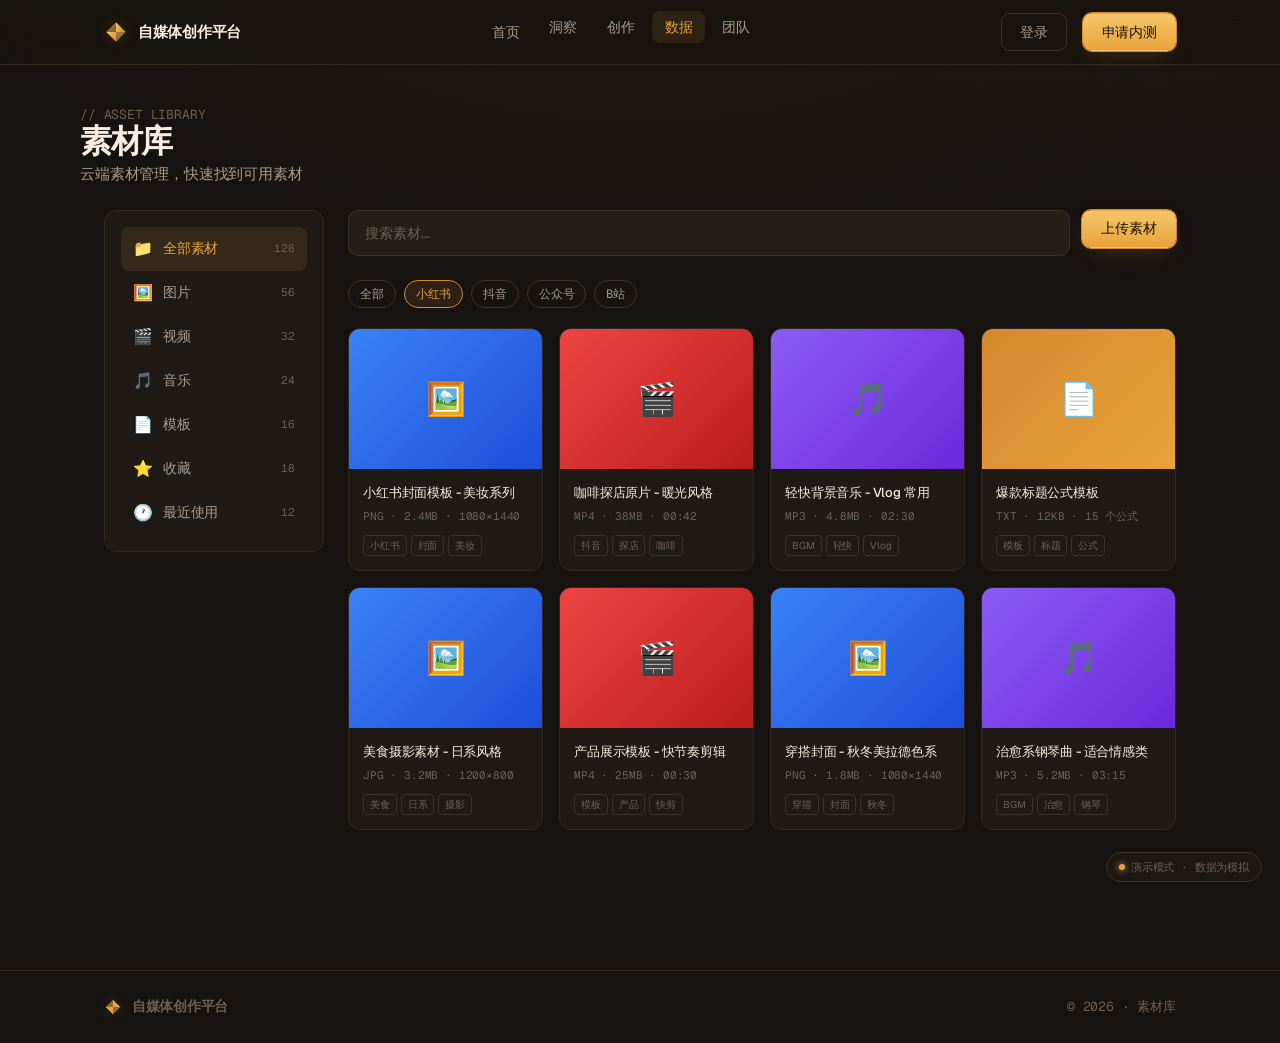
<file: prototype/assets.html>
<!DOCTYPE html>
<html lang="zh-CN">
<head>
<meta charset="UTF-8">
<meta name="viewport" content="width=device-width, initial-scale=1.0">
<title>素材库 — 自媒体创作平台</title>
<link rel="preconnect" href="https://fonts.googleapis.com">
<link rel="preconnect" href="https://fonts.gstatic.com" crossorigin>
<link href="https://fonts.googleapis.com/css2?family=Geist:wght@100..900&family=Geist+Mono:wght@100..900&display=swap" rel="stylesheet">
<link rel="stylesheet" href="assets/style.css">
<style>
  .page-head{padding:40px 0 24px}
  .page-head h1{font-size:32px;margin-bottom:6px}
  .workbench{display:grid;grid-template-columns:220px 1fr;gap:24px;padding-bottom:60px;align-items:start}

  /* 搜索栏 */
  .search-bar{display:flex;gap:12px;margin-bottom:24px}
  .search-bar .input{flex:1}

  /* 左分类树 */
  .cat-tree{background:var(--bg-2);border:1px solid var(--border);border-radius:var(--radius);padding:16px;position:sticky;top:88px}
  .cat-item{
    display:flex;align-items:center;gap:10px;padding:10px 12px;border-radius:8px;
    cursor:pointer;transition:var(--ease);font-size:14px;color:var(--text-2);
  }
  .cat-item:hover{background:var(--bg-3);color:var(--text)}
  .cat-item.active{background:var(--glow-soft);color:var(--gold)}
  .cat-item .ico{font-size:16px}
  .cat-item .count{margin-left:auto;font-size:11px;color:var(--text-3);font-family:'Geist Mono',monospace}

  /* 素材网格 */
  .asset-grid{display:grid;grid-template-columns:repeat(4,1fr);gap:16px}
  .asset-card{
    background:var(--bg-2);border:1px solid var(--border);border-radius:var(--radius);
    overflow:hidden;transition:var(--ease);cursor:pointer;
  }
  .asset-card:hover{border-color:var(--border-2);transform:translateY(-2px)}
  .asset-thumb{
    height:140px;background:linear-gradient(135deg,var(--gold-3),var(--bg-3));
    display:flex;align-items:center;justify-content:center;color:var(--bg);font-size:32px;
  }
  .asset-thumb.img{background:linear-gradient(135deg,#3b82f6,#1d4ed8)}
  .asset-thumb.video{background:linear-gradient(135deg,#ef4444,#b91c1c)}
  .asset-thumb.music{background:linear-gradient(135deg,#8b5cf6,#6d28d9)}
  .asset-thumb.template{background:linear-gradient(135deg,var(--gold-3),var(--gold))}
  .asset-info{padding:14px}
  .asset-info .t{font-size:13px;font-weight:500;margin-bottom:6px;white-space:nowrap;overflow:hidden;text-overflow:ellipsis}
  .asset-info .m{font-size:11px;color:var(--text-3);font-family:'Geist Mono',monospace}
  .asset-tags{display:flex;gap:4px;margin-top:10px;flex-wrap:wrap}
  .asset-tag{font-size:10px;padding:2px 6px;border:1px solid var(--border-2);border-radius:4px;color:var(--text-3)}

  @media(max-width:900px){.workbench{grid-template-columns:1fr}.cat-tree{position:static}.asset-grid{grid-template-columns:repeat(2,1fr)}}
</style>
</head>
<body>

<nav class="nav"><div class="wrap nav-inner">
  <a href="index.html" class="brand"><svg viewBox="0 0 32 32" class="logo" fill="none"><defs><linearGradient id="lg" x1="0" y1="0" x2="1" y2="1"><stop offset="0" stop-color="#F5C669"/><stop offset="1" stop-color="#D4882E"/></linearGradient></defs><path d="M16 3 L29 16 L16 16 Z" fill="url(#lg)"/><path d="M29 16 L16 29 L16 16 Z" fill="url(#lg)" opacity=".6"/><path d="M16 29 L3 16 L16 16 Z" fill="url(#lg)"/><path d="M3 16 L16 3 L16 16 Z" fill="url(#lg)" opacity=".6"/></svg> 自媒体创作平台</a>
  <div class="nav-links">
    <a href="index.html">首页</a>
    <div class="nav-item">
      <a href="insight.html">洞察</a>
      <div class="dropdown">
        <a href="insight.html">热点洞察</a>
        <a href="analyze.html">爆款拆解</a>
      </div>
    </div>
    <div class="nav-item">
      <a href="create.html">创作</a>
      <div class="dropdown">
        <a href="create.html">创作工作台</a>
        <a href="video.html">视频重生成</a>
        <a href="optimize.html">标题优化</a>
      </div>
    </div>
    <div class="nav-item">
      <a href="dashboard.html" class="active">数据</a>
      <div class="dropdown">
        <a href="dashboard.html">数据看板</a>
        <a href="calendar.html">内容日历</a>
        <a href="assets.html" class="active">素材库</a>
        <a href="analysis.html">数据沉淀</a>
      </div>
    </div>
    <div class="nav-item">
      <a href="team.html">团队</a>
      <div class="dropdown">
        <a href="team.html">团队协作</a>
        <a href="publish.html">发布中心</a>
      </div>
    </div>
  </div>
  <div class="nav-right"><a href="#" class="btn btn-ghost">登录</a><a href="#" class="btn btn-gold">申请内测</a></div>
</div></nav>

<div class="wrap page-head">
  <div class="label">// ASSET LIBRARY</div>
  <h1>素材库</h1>
  <p class="muted" style="font-size:15px">云端素材管理，快速找到可用素材</p>
</div>

<div class="wrap workbench">
  <!-- 左：分类树 -->
  <aside class="cat-tree">
    <div class="cat-item active">
      <span class="ico">📁</span>
      <span>全部素材</span>
      <span class="count">128</span>
    </div>
    <div class="cat-item">
      <span class="ico">🖼️</span>
      <span>图片</span>
      <span class="count">56</span>
    </div>
    <div class="cat-item">
      <span class="ico">🎬</span>
      <span>视频</span>
      <span class="count">32</span>
    </div>
    <div class="cat-item">
      <span class="ico">🎵</span>
      <span>音乐</span>
      <span class="count">24</span>
    </div>
    <div class="cat-item">
      <span class="ico">📄</span>
      <span>模板</span>
      <span class="count">16</span>
    </div>
    <div class="cat-item">
      <span class="ico">⭐</span>
      <span>收藏</span>
      <span class="count">18</span>
    </div>
    <div class="cat-item">
      <span class="ico">🕐</span>
      <span>最近使用</span>
      <span class="count">12</span>
    </div>
  </aside>

  <!-- 右：素材内容 -->
  <section>
    <!-- 搜索栏 -->
    <div class="search-bar">
      <input class="input" placeholder="搜索素材...">
      <button class="btn btn-gold">上传素材</button>
    </div>

    <!-- 筛选标签 -->
    <div style="display:flex;gap:8px;margin-bottom:20px;flex-wrap:wrap">
      <span class="tag" style="cursor:pointer">全部</span>
      <span class="tag tag-gold" style="cursor:pointer">小红书</span>
      <span class="tag" style="cursor:pointer">抖音</span>
      <span class="tag" style="cursor:pointer">公众号</span>
      <span class="tag" style="cursor:pointer">B站</span>
    </div>

    <!-- 素材网格 -->
    <div class="asset-grid">
      <div class="asset-card">
        <div class="asset-thumb img">🖼️</div>
        <div class="asset-info">
          <div class="t">小红书封面模板 - 美妆系列</div>
          <div class="m">PNG · 2.4MB · 1080×1440</div>
          <div class="asset-tags">
            <span class="asset-tag">小红书</span>
            <span class="asset-tag">封面</span>
            <span class="asset-tag">美妆</span>
          </div>
        </div>
      </div>
      <div class="asset-card">
        <div class="asset-thumb video">🎬</div>
        <div class="asset-info">
          <div class="t">咖啡探店原片 - 暖光风格</div>
          <div class="m">MP4 · 38MB · 00:42</div>
          <div class="asset-tags">
            <span class="asset-tag">抖音</span>
            <span class="asset-tag">探店</span>
            <span class="asset-tag">咖啡</span>
          </div>
        </div>
      </div>
      <div class="asset-card">
        <div class="asset-thumb music">🎵</div>
        <div class="asset-info">
          <div class="t">轻快背景音乐 - Vlog 常用</div>
          <div class="m">MP3 · 4.8MB · 02:30</div>
          <div class="asset-tags">
            <span class="asset-tag">BGM</span>
            <span class="asset-tag">轻快</span>
            <span class="asset-tag">Vlog</span>
          </div>
        </div>
      </div>
      <div class="asset-card">
        <div class="asset-thumb template">📄</div>
        <div class="asset-info">
          <div class="t">爆款标题公式模板</div>
          <div class="m">TXT · 12KB · 15 个公式</div>
          <div class="asset-tags">
            <span class="asset-tag">模板</span>
            <span class="asset-tag">标题</span>
            <span class="asset-tag">公式</span>
          </div>
        </div>
      </div>
      <div class="asset-card">
        <div class="asset-thumb img">🖼️</div>
        <div class="asset-info">
          <div class="t">美食摄影素材 - 日系风格</div>
          <div class="m">JPG · 3.2MB · 1200×800</div>
          <div class="asset-tags">
            <span class="asset-tag">美食</span>
            <span class="asset-tag">日系</span>
            <span class="asset-tag">摄影</span>
          </div>
        </div>
      </div>
      <div class="asset-card">
        <div class="asset-thumb video">🎬</div>
        <div class="asset-info">
          <div class="t">产品展示模板 - 快节奏剪辑</div>
          <div class="m">MP4 · 25MB · 00:30</div>
          <div class="asset-tags">
            <span class="asset-tag">模板</span>
            <span class="asset-tag">产品</span>
            <span class="asset-tag">快剪</span>
          </div>
        </div>
      </div>
      <div class="asset-card">
        <div class="asset-thumb img">🖼️</div>
        <div class="asset-info">
          <div class="t">穿搭封面 - 秋冬美拉德色系</div>
          <div class="m">PNG · 1.8MB · 1080×1440</div>
          <div class="asset-tags">
            <span class="asset-tag">穿搭</span>
            <span class="asset-tag">封面</span>
            <span class="asset-tag">秋冬</span>
          </div>
        </div>
      </div>
      <div class="asset-card">
        <div class="asset-thumb music">🎵</div>
        <div class="asset-info">
          <div class="t">治愈系钢琴曲 - 适合情感类</div>
          <div class="m">MP3 · 5.2MB · 03:15</div>
          <div class="asset-tags">
            <span class="asset-tag">BGM</span>
            <span class="asset-tag">治愈</span>
            <span class="asset-tag">钢琴</span>
          </div>
        </div>
      </div>
    </div>
  </section>
</div>

<footer><div class="wrap foot-inner">
  <div class="brand" style="font-size:14px"><svg viewBox="0 0 32 32" class="logo" style="width:18px;height:18px" fill="#E8A33D"><path d="M16 3 L29 16 L16 16 Z"/><path d="M29 16 L16 29 L16 16 Z" opacity=".6"/><path d="M16 29 L3 16 L16 16 Z"/><path d="M3 16 L16 3 L16 16 Z" opacity=".6"/></svg> 自媒体创作平台</div>
  <div class="mono">© 2026 · 素材库</div>
</div></footer>

<script src="assets/demo.js"></script>
<script>
  document.querySelectorAll('.cat-item').forEach(c=>c.onclick=()=>{
    document.querySelectorAll('.cat-item').forEach(x=>x.classList.remove('active'));
    c.classList.add('active');
  });
</script>
</body>
</html>
</file>
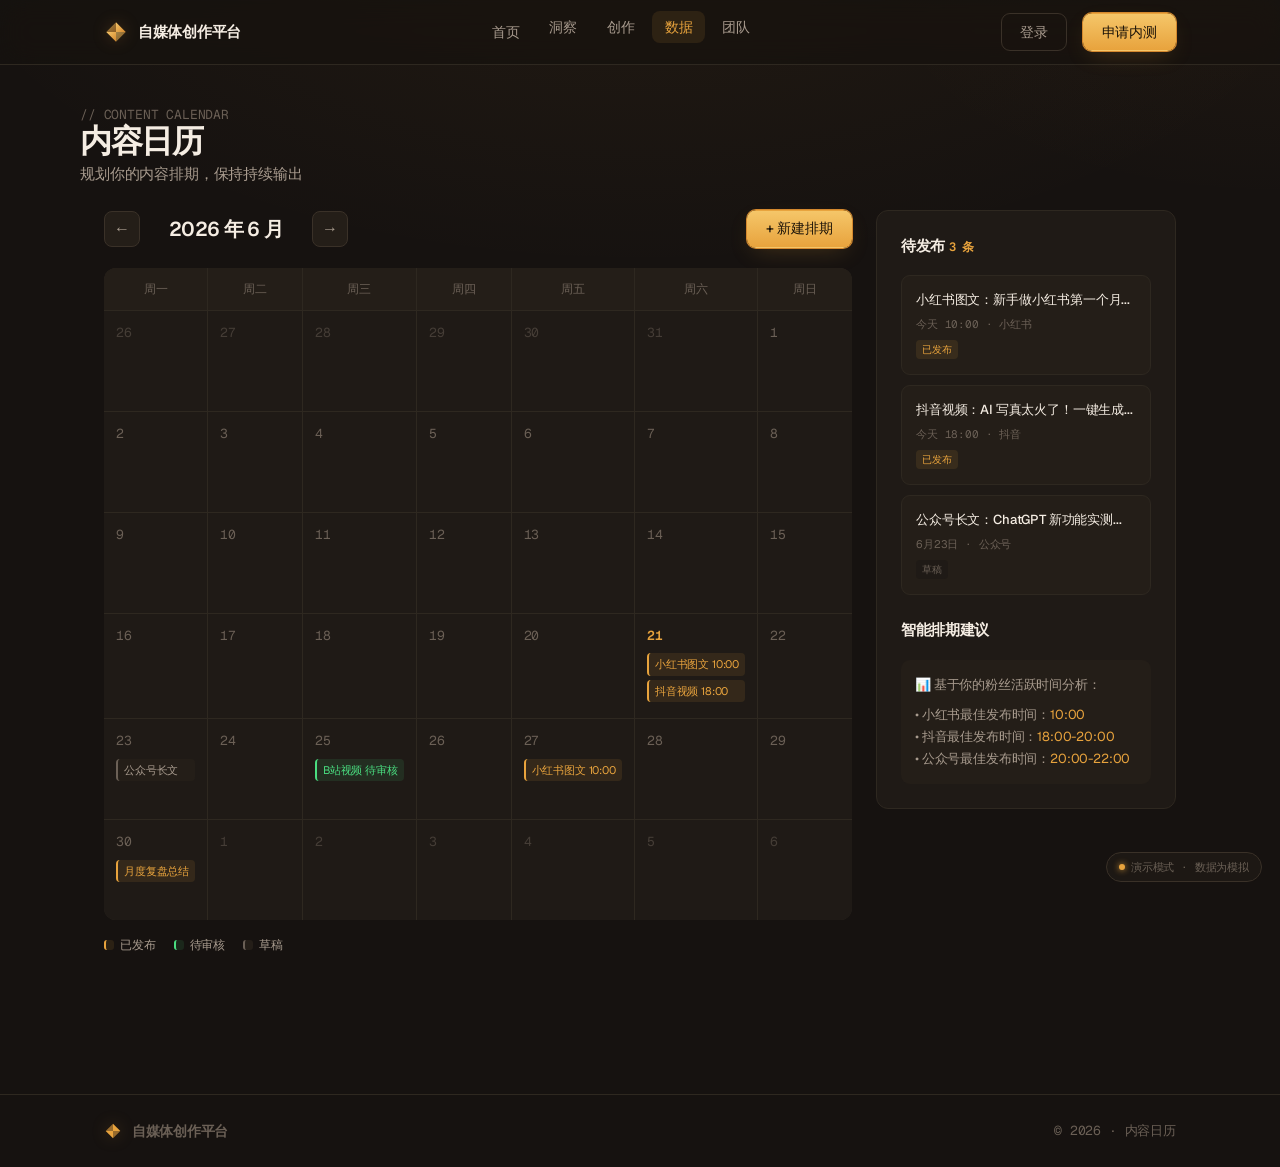
<file: prototype/calendar.html>
<!DOCTYPE html>
<html lang="zh-CN">
<head>
<meta charset="UTF-8">
<meta name="viewport" content="width=device-width, initial-scale=1.0">
<title>内容日历 — 自媒体创作平台</title>
<link rel="preconnect" href="https://fonts.googleapis.com">
<link rel="preconnect" href="https://fonts.gstatic.com" crossorigin>
<link href="https://fonts.googleapis.com/css2?family=Geist:wght@100..900&family=Geist+Mono:wght@100..900&display=swap" rel="stylesheet">
<link rel="stylesheet" href="assets/style.css">
<style>
  .page-head{padding:40px 0 24px}
  .page-head h1{font-size:32px;margin-bottom:6px}
  .workbench{display:grid;grid-template-columns:1fr 300px;gap:24px;padding-bottom:60px;align-items:start}

  /* 日历头部 */
  .cal-header{display:flex;justify-content:space-between;align-items:center;margin-bottom:20px}
  .cal-nav{display:flex;align-items:center;gap:16px}
  .cal-nav h2{font-size:20px;min-width:140px;text-align:center}
  .cal-nav button{
    width:36px;height:36px;border-radius:8px;border:1px solid var(--border-2);
    background:var(--bg-3);color:var(--text-2);cursor:pointer;transition:var(--ease);
    display:flex;align-items:center;justify-content:center;font-size:16px;
  }
  .cal-nav button:hover{border-color:var(--gold);color:var(--gold)}

  /* 日历网格 */
  .cal-grid{display:grid;grid-template-columns:repeat(7,1fr);gap:1px;background:var(--border);border-radius:var(--radius);overflow:hidden}
  .cal-head{background:var(--bg-3);padding:12px;text-align:center;font-size:12px;color:var(--text-3);font-family:'Geist Mono',monospace}
  .cal-day{
    background:var(--bg-2);padding:12px;min-height:100px;cursor:pointer;transition:var(--ease);
  }
  .cal-day:hover{background:var(--bg-3)}
  .cal-day .num{font-size:13px;color:var(--text-3);margin-bottom:8px;font-family:'Geist Mono',monospace}
  .cal-day.today .num{color:var(--gold);font-weight:600}
  .cal-day.other .num{color:var(--text-3);opacity:.5}

  /* 日历事件 */
  .cal-event{
    font-size:11px;padding:3px 6px;border-radius:4px;margin-bottom:4px;
    white-space:nowrap;overflow:hidden;text-overflow:ellipsis;
  }
  .cal-event.publish{background:var(--glow-soft);color:var(--gold);border-left:2px solid var(--gold)}
  .cal-event.draft{background:var(--bg-3);color:var(--text-2);border-left:2px solid var(--text-3)}
  .cal-event.review{background:rgba(74,222,128,.1);color:#4ade80;border-left:2px solid #4ade80}

  /* 右侧面板 */
  .side-panel{background:var(--bg-2);border:1px solid var(--border);border-radius:var(--radius);padding:24px;position:sticky;top:88px}
  .side-panel h3{font-size:15px;margin-bottom:18px}
  .pending-list{display:flex;flex-direction:column;gap:10px}
  .pending-item{
    background:var(--bg-3);border:1px solid var(--border);border-radius:9px;
    padding:14px;transition:var(--ease);cursor:pointer;
  }
  .pending-item:hover{border-color:var(--border-2)}
  .pending-item .t{font-size:13px;font-weight:500;margin-bottom:6px}
  .pending-item .m{font-size:11px;color:var(--text-3);font-family:'Geist Mono',monospace}
  .pending-item .status{
    display:inline-block;font-size:10px;padding:2px 6px;border-radius:4px;
    margin-top:8px;font-weight:500;
  }
  .pending-item .status.publish{background:var(--glow-soft);color:var(--gold)}
  .pending-item .status.draft{background:var(--bg-2);color:var(--text-3)}

  @media(max-width:900px){.workbench{grid-template-columns:1fr}.side-panel{position:static}}
</style>
</head>
<body>

<nav class="nav"><div class="wrap nav-inner">
  <a href="index.html" class="brand"><svg viewBox="0 0 32 32" class="logo" fill="none"><defs><linearGradient id="lg" x1="0" y1="0" x2="1" y2="1"><stop offset="0" stop-color="#F5C669"/><stop offset="1" stop-color="#D4882E"/></linearGradient></defs><path d="M16 3 L29 16 L16 16 Z" fill="url(#lg)"/><path d="M29 16 L16 29 L16 16 Z" fill="url(#lg)" opacity=".6"/><path d="M16 29 L3 16 L16 16 Z" fill="url(#lg)"/><path d="M3 16 L16 3 L16 16 Z" fill="url(#lg)" opacity=".6"/></svg> 自媒体创作平台</a>
  <div class="nav-links">
    <a href="index.html">首页</a>
    <div class="nav-item">
      <a href="insight.html">洞察</a>
      <div class="dropdown">
        <a href="insight.html">热点洞察</a>
        <a href="analyze.html">爆款拆解</a>
      </div>
    </div>
    <div class="nav-item">
      <a href="create.html">创作</a>
      <div class="dropdown">
        <a href="create.html">创作工作台</a>
        <a href="video.html">视频重生成</a>
        <a href="optimize.html">标题优化</a>
      </div>
    </div>
    <div class="nav-item">
      <a href="dashboard.html" class="active">数据</a>
      <div class="dropdown">
        <a href="dashboard.html">数据看板</a>
        <a href="calendar.html" class="active">内容日历</a>
        <a href="assets.html">素材库</a>
        <a href="analysis.html">数据沉淀</a>
      </div>
    </div>
    <div class="nav-item">
      <a href="team.html">团队</a>
      <div class="dropdown">
        <a href="team.html">团队协作</a>
        <a href="publish.html">发布中心</a>
      </div>
    </div>
  </div>
  <div class="nav-right"><a href="#" class="btn btn-ghost">登录</a><a href="#" class="btn btn-gold">申请内测</a></div>
</div></nav>

<div class="wrap page-head">
  <div class="label">// CONTENT CALENDAR</div>
  <h1>内容日历</h1>
  <p class="muted" style="font-size:15px">规划你的内容排期，保持持续输出</p>
</div>

<div class="wrap workbench">
  <!-- 左：日历主体 -->
  <section>
    <div class="cal-header">
      <div class="cal-nav">
        <button>←</button>
        <h2>2026 年 6 月</h2>
        <button>→</button>
      </div>
      <button class="btn btn-gold">+ 新建排期</button>
    </div>

    <div class="cal-grid">
      <!-- 星期头部 -->
      <div class="cal-head">周一</div>
      <div class="cal-head">周二</div>
      <div class="cal-head">周三</div>
      <div class="cal-head">周四</div>
      <div class="cal-head">周五</div>
      <div class="cal-head">周六</div>
      <div class="cal-head">周日</div>

      <!-- 第一周 -->
      <div class="cal-day other"><div class="num">26</div></div>
      <div class="cal-day other"><div class="num">27</div></div>
      <div class="cal-day other"><div class="num">28</div></div>
      <div class="cal-day other"><div class="num">29</div></div>
      <div class="cal-day other"><div class="num">30</div></div>
      <div class="cal-day other"><div class="num">31</div></div>
      <div class="cal-day"><div class="num">1</div></div>

      <!-- 第二周 -->
      <div class="cal-day"><div class="num">2</div></div>
      <div class="cal-day"><div class="num">3</div></div>
      <div class="cal-day"><div class="num">4</div></div>
      <div class="cal-day"><div class="num">5</div></div>
      <div class="cal-day"><div class="num">6</div></div>
      <div class="cal-day"><div class="num">7</div></div>
      <div class="cal-day"><div class="num">8</div></div>

      <!-- 第三周 -->
      <div class="cal-day"><div class="num">9</div></div>
      <div class="cal-day"><div class="num">10</div></div>
      <div class="cal-day"><div class="num">11</div></div>
      <div class="cal-day"><div class="num">12</div></div>
      <div class="cal-day"><div class="num">13</div></div>
      <div class="cal-day"><div class="num">14</div></div>
      <div class="cal-day"><div class="num">15</div></div>

      <!-- 第四周 -->
      <div class="cal-day"><div class="num">16</div></div>
      <div class="cal-day"><div class="num">17</div></div>
      <div class="cal-day"><div class="num">18</div></div>
      <div class="cal-day"><div class="num">19</div></div>
      <div class="cal-day"><div class="num">20</div></div>
      <div class="cal-day today">
        <div class="num">21</div>
        <div class="cal-event publish">小红书图文 10:00</div>
        <div class="cal-event publish">抖音视频 18:00</div>
      </div>
      <div class="cal-day"><div class="num">22</div></div>

      <!-- 第五周 -->
      <div class="cal-day">
        <div class="num">23</div>
        <div class="cal-event draft">公众号长文</div>
      </div>
      <div class="cal-day"><div class="num">24</div></div>
      <div class="cal-day">
        <div class="num">25</div>
        <div class="cal-event review">B站视频 待审核</div>
      </div>
      <div class="cal-day"><div class="num">26</div></div>
      <div class="cal-day">
        <div class="num">27</div>
        <div class="cal-event publish">小红书图文 10:00</div>
      </div>
      <div class="cal-day"><div class="num">28</div></div>
      <div class="cal-day"><div class="num">29</div></div>

      <!-- 第六周 -->
      <div class="cal-day">
        <div class="num">30</div>
        <div class="cal-event publish">月度复盘总结</div>
      </div>
      <div class="cal-day other"><div class="num">1</div></div>
      <div class="cal-day other"><div class="num">2</div></div>
      <div class="cal-day other"><div class="num">3</div></div>
      <div class="cal-day other"><div class="num">4</div></div>
      <div class="cal-day other"><div class="num">5</div></div>
      <div class="cal-day other"><div class="num">6</div></div>
    </div>

    <!-- 图例 -->
    <div style="display:flex;gap:18px;margin-top:16px;font-size:12px;color:var(--text-2)">
      <span style="display:flex;align-items:center;gap:6px"><i style="width:10px;height:10px;border-radius:3px;background:var(--glow-soft);border-left:2px solid var(--gold)"></i>已发布</span>
      <span style="display:flex;align-items:center;gap:6px"><i style="width:10px;height:10px;border-radius:3px;background:rgba(74,222,128,.1);border-left:2px solid #4ade80"></i>待审核</span>
      <span style="display:flex;align-items:center;gap:6px"><i style="width:10px;height:10px;border-radius:3px;background:var(--bg-3);border-left:2px solid var(--text-3)"></i>草稿</span>
    </div>
  </section>

  <!-- 右：待发布列表 -->
  <aside class="side-panel">
    <h3>待发布 <span class="mono" style="font-size:12px;color:var(--gold)">3 条</span></h3>
    <div class="pending-list">
      <div class="pending-item">
        <div class="t">小红书图文：新手做小红书第一个月...</div>
        <div class="m">今天 10:00 · 小红书</div>
        <div class="status publish">已发布</div>
      </div>
      <div class="pending-item">
        <div class="t">抖音视频：AI 写真太火了！一键生成...</div>
        <div class="m">今天 18:00 · 抖音</div>
        <div class="status publish">已发布</div>
      </div>
      <div class="pending-item">
        <div class="t">公众号长文：ChatGPT 新功能实测...</div>
        <div class="m">6月23日 · 公众号</div>
        <div class="status draft">草稿</div>
      </div>
    </div>

    <h3 style="margin-top:24px">智能排期建议</h3>
    <div style="background:var(--bg-3);border-radius:9px;padding:14px;font-size:13px;color:var(--text-2);line-height:1.7">
      <p style="margin-bottom:8px">📊 基于你的粉丝活跃时间分析：</p>
      <p>• 小红书最佳发布时间：<span style="color:var(--gold)">10:00</span></p>
      <p>• 抖音最佳发布时间：<span style="color:var(--gold)">18:00-20:00</span></p>
      <p>• 公众号最佳发布时间：<span style="color:var(--gold)">20:00-22:00</span></p>
    </div>
  </aside>
</div>

<footer><div class="wrap foot-inner">
  <div class="brand" style="font-size:14px"><svg viewBox="0 0 32 32" class="logo" style="width:18px;height:18px" fill="#E8A33D"><path d="M16 3 L29 16 L16 16 Z"/><path d="M29 16 L16 29 L16 16 Z" opacity=".6"/><path d="M16 29 L3 16 L16 16 Z"/><path d="M3 16 L16 3 L16 16 Z" opacity=".6"/></svg> 自媒体创作平台</div>
  <div class="mono">© 2026 · 内容日历</div>
</div></footer>

<script src="assets/demo.js"></script>
</body>
</html>
</file>
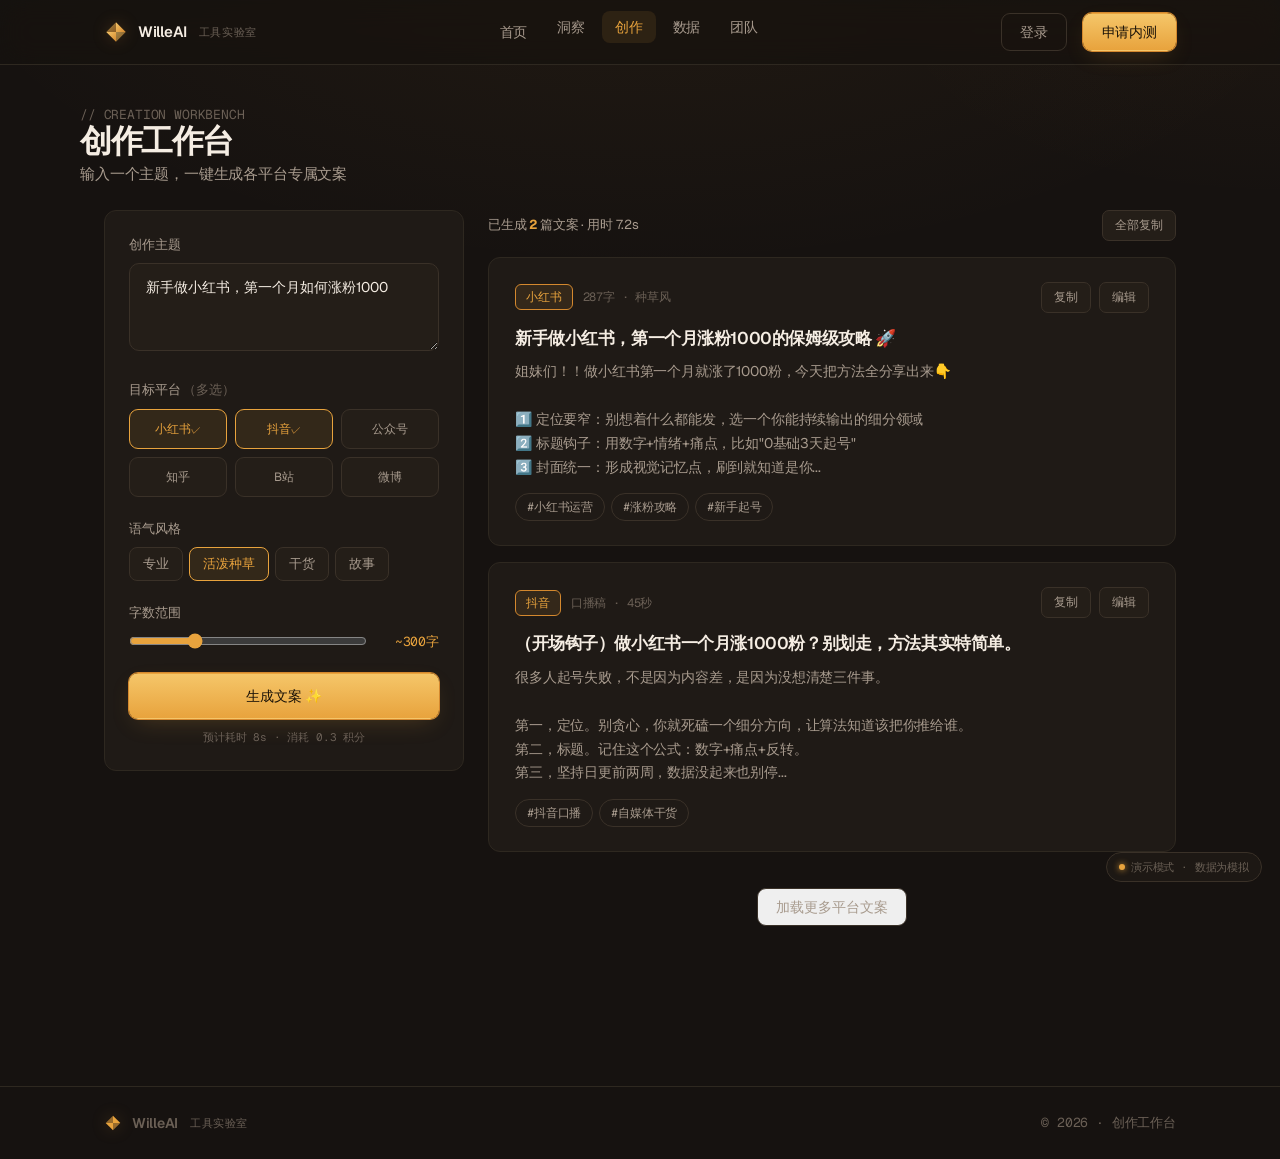
<file: prototype/create.html>
<!DOCTYPE html>
<html lang="zh-CN">
<head>
<meta charset="UTF-8">
<meta name="viewport" content="width=device-width, initial-scale=1.0">
<title>创作工作台 — WilleAI工具实验室</title>
<link rel="preconnect" href="https://fonts.googleapis.com">
<link rel="preconnect" href="https://fonts.gstatic.com" crossorigin>
<link href="https://fonts.googleapis.com/css2?family=Geist:wght@100..900&family=Geist+Mono:wght@100..900&display=swap" rel="stylesheet">
<link rel="stylesheet" href="assets/style.css">
<style>
  .page-head{padding:40px 0 24px}
  .page-head h1{font-size:32px;margin-bottom:6px}
  .workbench{display:grid;grid-template-columns:360px 1fr;gap:24px;padding-bottom:60px;align-items:start}

  /* 左控制面板 */
  .panel{background:var(--bg-2);border:1px solid var(--border);border-radius:var(--radius);padding:24px;position:sticky;top:88px}
  .field{margin-bottom:22px}
  .field label{display:block;font-size:13px;color:var(--text-2);margin-bottom:9px;font-weight:500}
  textarea.input{resize:vertical;min-height:88px;line-height:1.5}

  .plat-grid{display:grid;grid-template-columns:repeat(3,1fr);gap:8px}
  .plat{
    border:1px solid var(--border-2);background:var(--bg-3);border-radius:9px;
    padding:10px 6px;text-align:center;cursor:pointer;transition:var(--ease);
    font-size:12px;color:var(--text-2);
  }
  .plat:hover{border-color:var(--gold-3)}
  .plat.on{border-color:var(--gold);background:var(--glow-soft);color:var(--gold)}
  .plat .chk{font-size:10px;margin-top:3px;font-family:'Geist Mono',monospace}

  .seg{display:flex;gap:6px;flex-wrap:wrap}
  .seg button{
    border:1px solid var(--border-2);background:var(--bg-3);color:var(--text-2);
    border-radius:8px;padding:7px 13px;font-size:13px;cursor:pointer;transition:var(--ease);font-family:inherit;
  }
  .seg button.on{border-color:var(--gold);background:var(--glow-soft);color:var(--gold)}
  .range-row{display:flex;align-items:center;gap:12px}
  .range-row input[type=range]{flex:1;accent-color:var(--gold)}
  .range-val{font-family:'Geist Mono',monospace;font-size:13px;color:var(--gold);min-width:60px;text-align:right}

  /* 右结果区 */
  .results-head{display:flex;justify-content:space-between;align-items:center;margin-bottom:16px}
  .results-head .count{font-size:13px;color:var(--text-2)}
  .results-head .count b{color:var(--gold)}

  .doc{
    background:var(--bg-2);border:1px solid var(--border);border-radius:var(--radius);
    padding:24px 26px;margin-bottom:16px;transition:var(--ease);
  }
  .doc:hover{border-color:var(--border-2)}
  .doc-top{display:flex;justify-content:space-between;align-items:center;margin-bottom:14px}
  .doc-plat{display:flex;align-items:center;gap:10px}
  .doc-plat .badge{font-size:12px;color:var(--gold);border:1px solid var(--gold-3);background:var(--glow-soft);padding:3px 10px;border-radius:6px;font-weight:500}
  .doc-plat .meta{font-size:12px;color:var(--text-3);font-family:'Geist Mono',monospace}
  .doc-actions{display:flex;gap:8px}
  .icon-btn{border:1px solid var(--border-2);background:var(--bg-3);color:var(--text-2);border-radius:7px;padding:6px 12px;font-size:12px;cursor:pointer;transition:var(--ease);font-family:inherit}
  .icon-btn:hover{border-color:var(--gold);color:var(--gold)}
  .doc h3{font-size:17px;margin-bottom:10px;line-height:1.4}
  .doc p{font-size:14px;color:var(--text-2);line-height:1.7}
  .doc .tags{display:flex;gap:6px;margin-top:14px;flex-wrap:wrap}

  @media(max-width:900px){.workbench{grid-template-columns:1fr}.panel{position:static}}
</style>
</head>
<body>

<!-- NAV -->
<nav class="nav"><div class="wrap nav-inner">
  <a href="index.html" class="brand">
    <svg viewBox="0 0 32 32" class="logo" fill="none"><defs><linearGradient id="lg" x1="0" y1="0" x2="1" y2="1"><stop offset="0" stop-color="#F5C669"/><stop offset="1" stop-color="#D4882E"/></linearGradient></defs><path d="M16 3 L29 16 L16 16 Z" fill="url(#lg)"/><path d="M29 16 L16 29 L16 16 Z" fill="url(#lg)" opacity=".6"/><path d="M16 29 L3 16 L16 16 Z" fill="url(#lg)"/><path d="M3 16 L16 3 L16 16 Z" fill="url(#lg)" opacity=".6"/></svg>
    WilleAI <span class="sub">工具实验室</span>
  </a>
  <div class="nav-links">
    <a href="index.html">首页</a>
    <div class="nav-item">
      <a href="insight.html">洞察</a>
      <div class="dropdown">
        <a href="insight.html">热点洞察</a>
        <a href="analyze.html">爆款拆解</a>
      </div>
    </div>
    <div class="nav-item">
      <a href="create.html" class="active">创作</a>
      <div class="dropdown">
        <a href="create.html" class="active">创作工作台</a>
        <a href="video.html">视频重生成</a>
        <a href="optimize.html">标题优化</a>
      </div>
    </div>
    <div class="nav-item">
      <a href="dashboard.html">数据</a>
      <div class="dropdown">
        <a href="dashboard.html">数据看板</a>
        <a href="calendar.html">内容日历</a>
        <a href="assets.html">素材库</a>
        <a href="analysis.html">数据沉淀</a>
      </div>
    </div>
    <div class="nav-item">
      <a href="team.html">团队</a>
      <div class="dropdown">
        <a href="team.html">团队协作</a>
        <a href="publish.html">发布中心</a>
      </div>
    </div>
  </div>
  <div class="nav-right"><a href="#" class="btn btn-ghost">登录</a><a href="#" class="btn btn-gold">申请内测</a></div>
</div></nav>

<!-- 页头 -->
<div class="wrap page-head">
  <div class="label">// CREATION WORKBENCH</div>
  <h1>创作工作台</h1>
  <p class="muted" style="font-size:15px">输入一个主题，一键生成各平台专属文案</p>
</div>

<!-- 工作台 -->
<div class="wrap workbench">

  <!-- 左：控制面板 -->
  <aside class="panel">
    <div class="field">
      <label>创作主题</label>
      <textarea class="input" placeholder="例如：如何用AI提升自媒体创作效率">新手做小红书，第一个月如何涨粉1000</textarea>
    </div>

    <div class="field">
      <label>目标平台 <span class="faint">（多选）</span></label>
      <div class="plat-grid">
        <div class="plat on">小红书<span class="chk">✓</span></div>
        <div class="plat on">抖音<span class="chk">✓</span></div>
        <div class="plat">公众号<span class="chk"></span></div>
        <div class="plat">知乎<span class="chk"></span></div>
        <div class="plat">B站<span class="chk"></span></div>
        <div class="plat">微博<span class="chk"></span></div>
      </div>
    </div>

    <div class="field">
      <label>语气风格</label>
      <div class="seg">
        <button>专业</button><button class="on">活泼种草</button><button>干货</button><button>故事</button>
      </div>
    </div>

    <div class="field">
      <label>字数范围</label>
      <div class="range-row">
        <input type="range" min="50" max="1000" value="300">
        <span class="range-val">~300字</span>
      </div>
    </div>

    <button class="btn btn-gold" id="genBtn" style="width:100%;justify-content:center;height:46px">生成文案 ✨</button>
    <p class="faint" style="font-size:11px;text-align:center;margin-top:10px;font-family:'Geist Mono',monospace">预计耗时 8s · 消耗 0.3 积分</p>
  </aside>

  <!-- 右：结果区 -->
  <section>
    <div class="results-head">
      <div class="count">已生成 <b>2</b> 篇文案 · 用时 7.2s</div>
      <button class="icon-btn">全部复制</button>
    </div>

    <!-- 小红书 -->
    <article class="doc">
      <div class="doc-top">
        <div class="doc-plat"><span class="badge">小红书</span><span class="meta">287字 · 种草风</span></div>
        <div class="doc-actions"><button class="icon-btn">复制</button><button class="icon-btn">编辑</button></div>
      </div>
      <h3>新手做小红书，第一个月涨粉1000的保姆级攻略 🚀</h3>
      <p>姐妹们！！做小红书第一个月就涨了1000粉，今天把方法全分享出来👇<br><br>1️⃣ 定位要窄：别想着什么都能发，选一个你能持续输出的细分领域<br>2️⃣ 标题钩子：用数字+情绪+痛点，比如"0基础3天起号"<br>3️⃣ 封面统一：形成视觉记忆点，刷到就知道是你...</p>
      <div class="tags"><span class="tag">#小红书运营</span><span class="tag">#涨粉攻略</span><span class="tag">#新手起号</span></div>
    </article>

    <!-- 抖音 -->
    <article class="doc">
      <div class="doc-top">
        <div class="doc-plat"><span class="badge">抖音</span><span class="meta">口播稿 · 45秒</span></div>
        <div class="doc-actions"><button class="icon-btn">复制</button><button class="icon-btn">编辑</button></div>
      </div>
      <h3>（开场钩子）做小红书一个月涨1000粉？别划走，方法其实特简单。</h3>
      <p>很多人起号失败，不是因为内容差，是因为没想清楚三件事。<br><br>第一，定位。别贪心，你就死磕一个细分方向，让算法知道该把你推给谁。<br>第二，标题。记住这个公式：数字+痛点+反转。<br>第三，坚持日更前两周，数据没起来也别停...</p>
      <div class="tags"><span class="tag">#抖音口播</span><span class="tag">#自媒体干货</span></div>
    </article>

    <div style="text-align:center;padding:20px">
      <button class="btn btn-ghost">加载更多平台文案</button>
    </div>
  </section>

</div>

<!-- FOOTER -->
<footer><div class="wrap foot-inner">
  <div class="brand" style="font-size:14px"><svg viewBox="0 0 32 32" class="logo" style="width:18px;height:18px" fill="#E8A33D"><path d="M16 3 L29 16 L16 16 Z"/><path d="M29 16 L16 29 L16 16 Z" opacity=".6"/><path d="M16 29 L3 16 L16 16 Z"/><path d="M3 16 L16 3 L16 16 Z" opacity=".6"/></svg> WilleAI <span class="sub">工具实验室</span></div>
  <div class="mono">© 2026 · 创作工作台</div>
</div></footer>

<script src="assets/demo.js"></script>
<script>
  // 平台勾选交互
  document.querySelectorAll('.plat').forEach(p=>p.onclick=()=>p.classList.toggle('on'));
  document.querySelectorAll('.seg button').forEach(b=>b.onclick=()=>{
    b.parentElement.querySelectorAll('button').forEach(x=>x.classList.remove('on'));b.classList.add('on');
  });
  // 生成文案演示交互
  const genBtn=document.getElementById('genBtn');
  genBtn.addEventListener('click',()=>{
    Demo.btnLoading(genBtn,'AI 生成中…');
    document.querySelectorAll('.doc').forEach(d=>d.classList.add('demo-hidden'));
    setTimeout(()=>{
      Demo.staggerFadeIn('.doc',450);
      Demo.btnDone(genBtn,'重新生成 ✨');
      Demo.toast('已生成 2 篇多平台文案');
    },1400);
  });
</script>
</body>
</html>
</file>
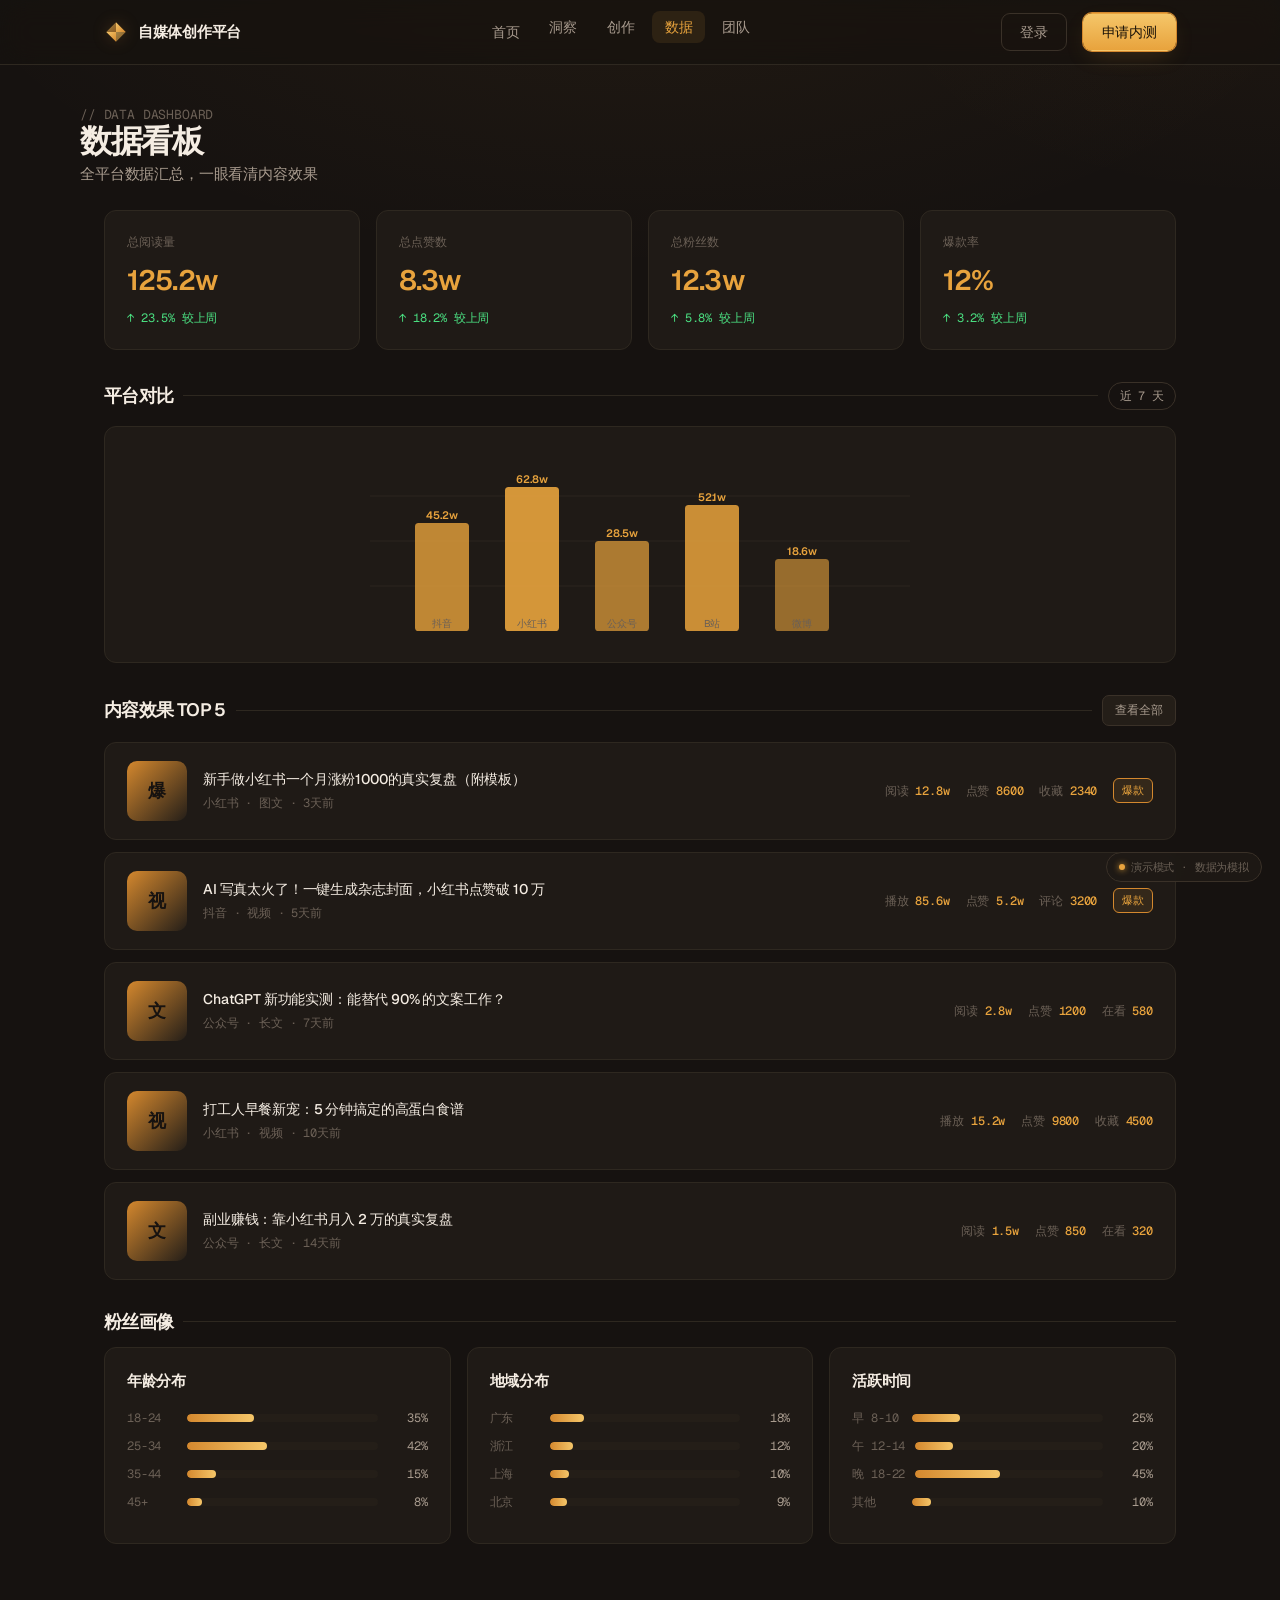
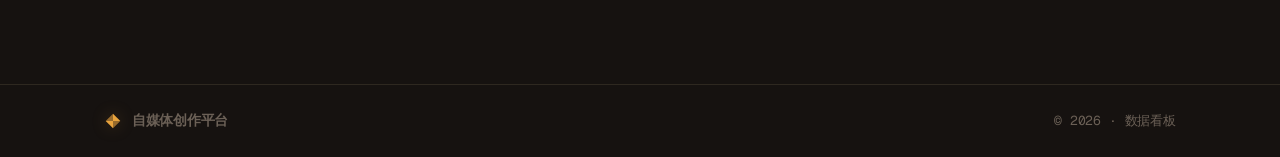
<file: prototype/dashboard.html>
<!DOCTYPE html>
<html lang="zh-CN">
<head>
<meta charset="UTF-8">
<meta name="viewport" content="width=device-width, initial-scale=1.0">
<title>数据看板 — 自媒体创作平台</title>
<link rel="preconnect" href="https://fonts.googleapis.com">
<link rel="preconnect" href="https://fonts.gstatic.com" crossorigin>
<link href="https://fonts.googleapis.com/css2?family=Geist:wght@100..900&family=Geist+Mono:wght@100..900&display=swap" rel="stylesheet">
<link rel="stylesheet" href="assets/style.css">
<style>
  .page-head{padding:40px 0 24px}
  .page-head h1{font-size:32px;margin-bottom:6px}

  /* 核心指标卡片 */
  .kpi-grid{display:grid;grid-template-columns:repeat(4,1fr);gap:16px;margin-bottom:32px}
  .kpi-card{
    background:var(--bg-2);border:1px solid var(--border);border-radius:var(--radius);
    padding:22px;transition:var(--ease);
  }
  .kpi-card:hover{border-color:var(--border-2)}
  .kpi-card .label{font-size:12px;color:var(--text-3);font-family:'Geist Mono',monospace;margin-bottom:8px}
  .kpi-card .value{font-size:28px;font-weight:600;color:var(--gold);letter-spacing:-0.03em}
  .kpi-card .change{font-size:12px;margin-top:8px;font-family:'Geist Mono',monospace}
  .kpi-card .change.up{color:#4ade80}
  .kpi-card .change.down{color:#f87171}

  /* 平台对比 */
  .sec-title{display:flex;align-items:center;gap:10px;margin:32px 0 16px}
  .sec-title h2{font-size:18px}
  .sec-title .ln{flex:1;height:1px;background:var(--border)}

  /* 内容效果列表 */
  .content-list{display:flex;flex-direction:column;gap:12px}
  .content-item{
    display:flex;align-items:center;gap:16px;background:var(--bg-2);
    border:1px solid var(--border);border-radius:var(--radius);padding:18px 22px;
    transition:var(--ease);cursor:pointer;
  }
  .content-item:hover{border-color:var(--border-2);background:var(--bg-3)}
  .content-thumb{
    width:60px;height:60px;border-radius:10px;background:linear-gradient(135deg,var(--gold-3),var(--bg-3));
    display:flex;align-items:center;justify-content:center;color:var(--bg);font-weight:700;font-size:18px;flex-shrink:0;
  }
  .content-info{flex:1;min-width:0}
  .content-info .t{font-size:14px;font-weight:500;margin-bottom:4px}
  .content-info .m{font-size:12px;color:var(--text-3);font-family:'Geist Mono',monospace}
  .content-stats{display:flex;gap:16px;font-size:12px;color:var(--text-3);font-family:'Geist Mono',monospace}
  .content-stats .n{color:var(--gold);font-weight:500}
  .content-badge{
    font-size:11px;padding:3px 8px;border-radius:6px;font-weight:500;
    border:1px solid;font-family:'Geist Mono',monospace;
  }
  .content-badge.hot{color:var(--gold);border-color:var(--gold-3);background:var(--glow-soft)}

  /* 粉丝画像 */
  .persona-grid{display:grid;grid-template-columns:repeat(3,1fr);gap:16px}
  .persona-card{background:var(--bg-2);border:1px solid var(--border);border-radius:var(--radius);padding:22px}
  .persona-card h3{font-size:15px;margin-bottom:16px}
  .persona-bar{display:flex;align-items:center;gap:10px;margin-bottom:10px}
  .persona-bar .label{font-size:12px;color:var(--text-3);min-width:50px}
  .persona-bar .bar{flex:1;height:8px;background:var(--bg-3);border-radius:999px;overflow:hidden}
  .persona-bar .bar i{display:block;height:100%;background:linear-gradient(90deg,var(--gold-3),var(--gold-2));border-radius:999px}
  .persona-bar .val{font-size:12px;color:var(--text-2);font-family:'Geist Mono',monospace;min-width:40px;text-align:right}

  @media(max-width:900px){.kpi-grid{grid-template-columns:repeat(2,1fr)}.persona-grid{grid-template-columns:1fr}}
</style>
</head>
<body>

<nav class="nav"><div class="wrap nav-inner">
  <a href="index.html" class="brand"><svg viewBox="0 0 32 32" class="logo" fill="none"><defs><linearGradient id="lg" x1="0" y1="0" x2="1" y2="1"><stop offset="0" stop-color="#F5C669"/><stop offset="1" stop-color="#D4882E"/></linearGradient></defs><path d="M16 3 L29 16 L16 16 Z" fill="url(#lg)"/><path d="M29 16 L16 29 L16 16 Z" fill="url(#lg)" opacity=".6"/><path d="M16 29 L3 16 L16 16 Z" fill="url(#lg)"/><path d="M3 16 L16 3 L16 16 Z" fill="url(#lg)" opacity=".6"/></svg> 自媒体创作平台</a>
  <div class="nav-links">
    <a href="index.html">首页</a>
    <div class="nav-item">
      <a href="insight.html">洞察</a>
      <div class="dropdown">
        <a href="insight.html">热点洞察</a>
        <a href="analyze.html">爆款拆解</a>
      </div>
    </div>
    <div class="nav-item">
      <a href="create.html">创作</a>
      <div class="dropdown">
        <a href="create.html">创作工作台</a>
        <a href="video.html">视频重生成</a>
        <a href="optimize.html">标题优化</a>
      </div>
    </div>
    <div class="nav-item">
      <a href="dashboard.html" class="active">数据</a>
      <div class="dropdown">
        <a href="dashboard.html" class="active">数据看板</a>
        <a href="calendar.html">内容日历</a>
        <a href="assets.html">素材库</a>
        <a href="analysis.html">数据沉淀</a>
      </div>
    </div>
    <div class="nav-item">
      <a href="team.html">团队</a>
      <div class="dropdown">
        <a href="team.html">团队协作</a>
        <a href="publish.html">发布中心</a>
      </div>
    </div>
  </div>
  <div class="nav-right"><a href="#" class="btn btn-ghost">登录</a><a href="#" class="btn btn-gold">申请内测</a></div>
</div></nav>

<div class="wrap page-head">
  <div class="label">// DATA DASHBOARD</div>
  <h1>数据看板</h1>
  <p class="muted" style="font-size:15px">全平台数据汇总，一眼看清内容效果</p>
</div>

<div class="wrap" style="padding-bottom:60px">
  <!-- 核心指标 -->
  <div class="kpi-grid">
    <div class="kpi-card">
      <div class="label">总阅读量</div>
      <div class="value" data-to="1284000">0</div>
      <div class="change up">↑ 23.5% 较上周</div>
    </div>
    <div class="kpi-card">
      <div class="label">总点赞数</div>
      <div class="value" data-to="85600">0</div>
      <div class="change up">↑ 18.2% 较上周</div>
    </div>
    <div class="kpi-card">
      <div class="label">总粉丝数</div>
      <div class="value" data-to="125800">0</div>
      <div class="change up">↑ 5.8% 较上周</div>
    </div>
    <div class="kpi-card">
      <div class="label">爆款率</div>
      <div class="value" data-to="12" data-suffix="%">0</div>
      <div class="change up">↑ 3.2% 较上周</div>
    </div>
  </div>

  <!-- 平台对比 -->
  <div class="sec-title"><h2>平台对比</h2><div class="ln"></div><span class="tag">近 7 天</span></div>
  <div class="card" style="padding:24px">
    <svg viewBox="0 0 600 200" style="width:100%;height:180px">
      <!-- 网格 -->
      <line x1="0" y1="50" x2="600" y2="50" stroke="var(--border)" stroke-width="1"/>
      <line x1="0" y1="100" x2="600" y2="100" stroke="var(--border)" stroke-width="1"/>
      <line x1="0" y1="150" x2="600" y2="150" stroke="var(--border)" stroke-width="1"/>
      <!-- 柱状图 -->
      <rect x="50" y="80" width="60" height="120" rx="4" fill="var(--gold)" opacity=".8"/>
      <rect x="150" y="40" width="60" height="160" rx="4" fill="var(--gold)" opacity=".9"/>
      <rect x="250" y="100" width="60" height="100" rx="4" fill="var(--gold)" opacity=".7"/>
      <rect x="350" y="60" width="60" height="140" rx="4" fill="var(--gold)" opacity=".85"/>
      <rect x="450" y="120" width="60" height="80" rx="4" fill="var(--gold)" opacity=".6"/>
      <!-- 标签 -->
      <text x="80" y="195" fill="var(--text-3)" font-size="11" text-anchor="middle">抖音</text>
      <text x="180" y="195" fill="var(--text-3)" font-size="11" text-anchor="middle">小红书</text>
      <text x="280" y="195" fill="var(--text-3)" font-size="11" text-anchor="middle">公众号</text>
      <text x="380" y="195" fill="var(--text-3)" font-size="11" text-anchor="middle">B站</text>
      <text x="480" y="195" fill="var(--text-3)" font-size="11" text-anchor="middle">微博</text>
      <!-- 数值 -->
      <text x="80" y="75" fill="var(--gold)" font-size="12" text-anchor="middle" font-weight="600">45.2w</text>
      <text x="180" y="35" fill="var(--gold)" font-size="12" text-anchor="middle" font-weight="600">62.8w</text>
      <text x="280" y="95" fill="var(--gold)" font-size="12" text-anchor="middle" font-weight="600">28.5w</text>
      <text x="380" y="55" fill="var(--gold)" font-size="12" text-anchor="middle" font-weight="600">52.1w</text>
      <text x="480" y="115" fill="var(--gold)" font-size="12" text-anchor="middle" font-weight="600">18.6w</text>
    </svg>
  </div>

  <!-- 内容效果 -->
  <div class="sec-title"><h2>内容效果 TOP 5</h2><div class="ln"></div><button class="icon-btn" style="border:1px solid var(--border-2);background:var(--bg-3);color:var(--text-2);border-radius:7px;padding:6px 12px;font-size:12px;cursor:pointer">查看全部</button></div>
  <div class="content-list">
    <div class="content-item">
      <div class="content-thumb">爆</div>
      <div class="content-info">
        <div class="t">新手做小红书一个月涨粉1000的真实复盘（附模板）</div>
        <div class="m">小红书 · 图文 · 3天前</div>
      </div>
      <div class="content-stats">
        <span>阅读 <span class="n">12.8w</span></span>
        <span>点赞 <span class="n">8600</span></span>
        <span>收藏 <span class="n">2340</span></span>
      </div>
      <div class="content-badge hot">爆款</div>
    </div>
    <div class="content-item">
      <div class="content-thumb">视</div>
      <div class="content-info">
        <div class="t">AI 写真太火了！一键生成杂志封面，小红书点赞破 10 万</div>
        <div class="m">抖音 · 视频 · 5天前</div>
      </div>
      <div class="content-stats">
        <span>播放 <span class="n">85.6w</span></span>
        <span>点赞 <span class="n">5.2w</span></span>
        <span>评论 <span class="n">3200</span></span>
      </div>
      <div class="content-badge hot">爆款</div>
    </div>
    <div class="content-item">
      <div class="content-thumb">文</div>
      <div class="content-info">
        <div class="t">ChatGPT 新功能实测：能替代 90% 的文案工作？</div>
        <div class="m">公众号 · 长文 · 7天前</div>
      </div>
      <div class="content-stats">
        <span>阅读 <span class="n">2.8w</span></span>
        <span>点赞 <span class="n">1200</span></span>
        <span>在看 <span class="n">580</span></span>
      </div>
    </div>
    <div class="content-item">
      <div class="content-thumb">视</div>
      <div class="content-info">
        <div class="t">打工人早餐新宠：5 分钟搞定的高蛋白食谱</div>
        <div class="m">小红书 · 视频 · 10天前</div>
      </div>
      <div class="content-stats">
        <span>播放 <span class="n">15.2w</span></span>
        <span>点赞 <span class="n">9800</span></span>
        <span>收藏 <span class="n">4500</span></span>
      </div>
    </div>
    <div class="content-item">
      <div class="content-thumb">文</div>
      <div class="content-info">
        <div class="t">副业赚钱：靠小红书月入 2 万的真实复盘</div>
        <div class="m">公众号 · 长文 · 14天前</div>
      </div>
      <div class="content-stats">
        <span>阅读 <span class="n">1.5w</span></span>
        <span>点赞 <span class="n">850</span></span>
        <span>在看 <span class="n">320</span></span>
      </div>
    </div>
  </div>

  <!-- 粉丝画像 -->
  <div class="sec-title"><h2>粉丝画像</h2><div class="ln"></div></div>
  <div class="persona-grid">
    <div class="persona-card">
      <h3>年龄分布</h3>
      <div class="persona-bar">
        <div class="label">18-24</div>
        <div class="bar"><i style="width:35%"></i></div>
        <div class="val">35%</div>
      </div>
      <div class="persona-bar">
        <div class="label">25-34</div>
        <div class="bar"><i style="width:42%"></i></div>
        <div class="val">42%</div>
      </div>
      <div class="persona-bar">
        <div class="label">35-44</div>
        <div class="bar"><i style="width:15%"></i></div>
        <div class="val">15%</div>
      </div>
      <div class="persona-bar">
        <div class="label">45+</div>
        <div class="bar"><i style="width:8%"></i></div>
        <div class="val">8%</div>
      </div>
    </div>
    <div class="persona-card">
      <h3>地域分布</h3>
      <div class="persona-bar">
        <div class="label">广东</div>
        <div class="bar"><i style="width:18%"></i></div>
        <div class="val">18%</div>
      </div>
      <div class="persona-bar">
        <div class="label">浙江</div>
        <div class="bar"><i style="width:12%"></i></div>
        <div class="val">12%</div>
      </div>
      <div class="persona-bar">
        <div class="label">上海</div>
        <div class="bar"><i style="width:10%"></i></div>
        <div class="val">10%</div>
      </div>
      <div class="persona-bar">
        <div class="label">北京</div>
        <div class="bar"><i style="width:9%"></i></div>
        <div class="val">9%</div>
      </div>
    </div>
    <div class="persona-card">
      <h3>活跃时间</h3>
      <div class="persona-bar">
        <div class="label">早 8-10</div>
        <div class="bar"><i style="width:25%"></i></div>
        <div class="val">25%</div>
      </div>
      <div class="persona-bar">
        <div class="label">午 12-14</div>
        <div class="bar"><i style="width:20%"></i></div>
        <div class="val">20%</div>
      </div>
      <div class="persona-bar">
        <div class="label">晚 18-22</div>
        <div class="bar"><i style="width:45%"></i></div>
        <div class="val">45%</div>
      </div>
      <div class="persona-bar">
        <div class="label">其他</div>
        <div class="bar"><i style="width:10%"></i></div>
        <div class="val">10%</div>
      </div>
    </div>
  </div>
</div>

<footer><div class="wrap foot-inner">
  <div class="brand" style="font-size:14px"><svg viewBox="0 0 32 32" class="logo" style="width:18px;height:18px" fill="#E8A33D"><path d="M16 3 L29 16 L16 16 Z"/><path d="M29 16 L16 29 L16 16 Z" opacity=".6"/><path d="M16 29 L3 16 L16 16 Z"/><path d="M3 16 L16 3 L16 16 Z" opacity=".6"/></svg> 自媒体创作平台</div>
  <div class="mono">© 2026 · 数据看板</div>
</div></footer>

<script src="assets/demo.js"></script>
<script>
  // KPI 数字 count-up
  const kpiValues=document.querySelectorAll('.kpi-card .value[data-to]');
  const io=new IntersectionObserver((entries)=>{
    entries.forEach(e=>{
      if(e.isIntersecting){
        Demo.countUp(e.target,parseInt(e.target.dataset.to));
        io.unobserve(e.target);
      }
    });
  },{threshold:.4});
  kpiValues.forEach(c=>io.observe(c));
</script>
</body>
</html>
</file>
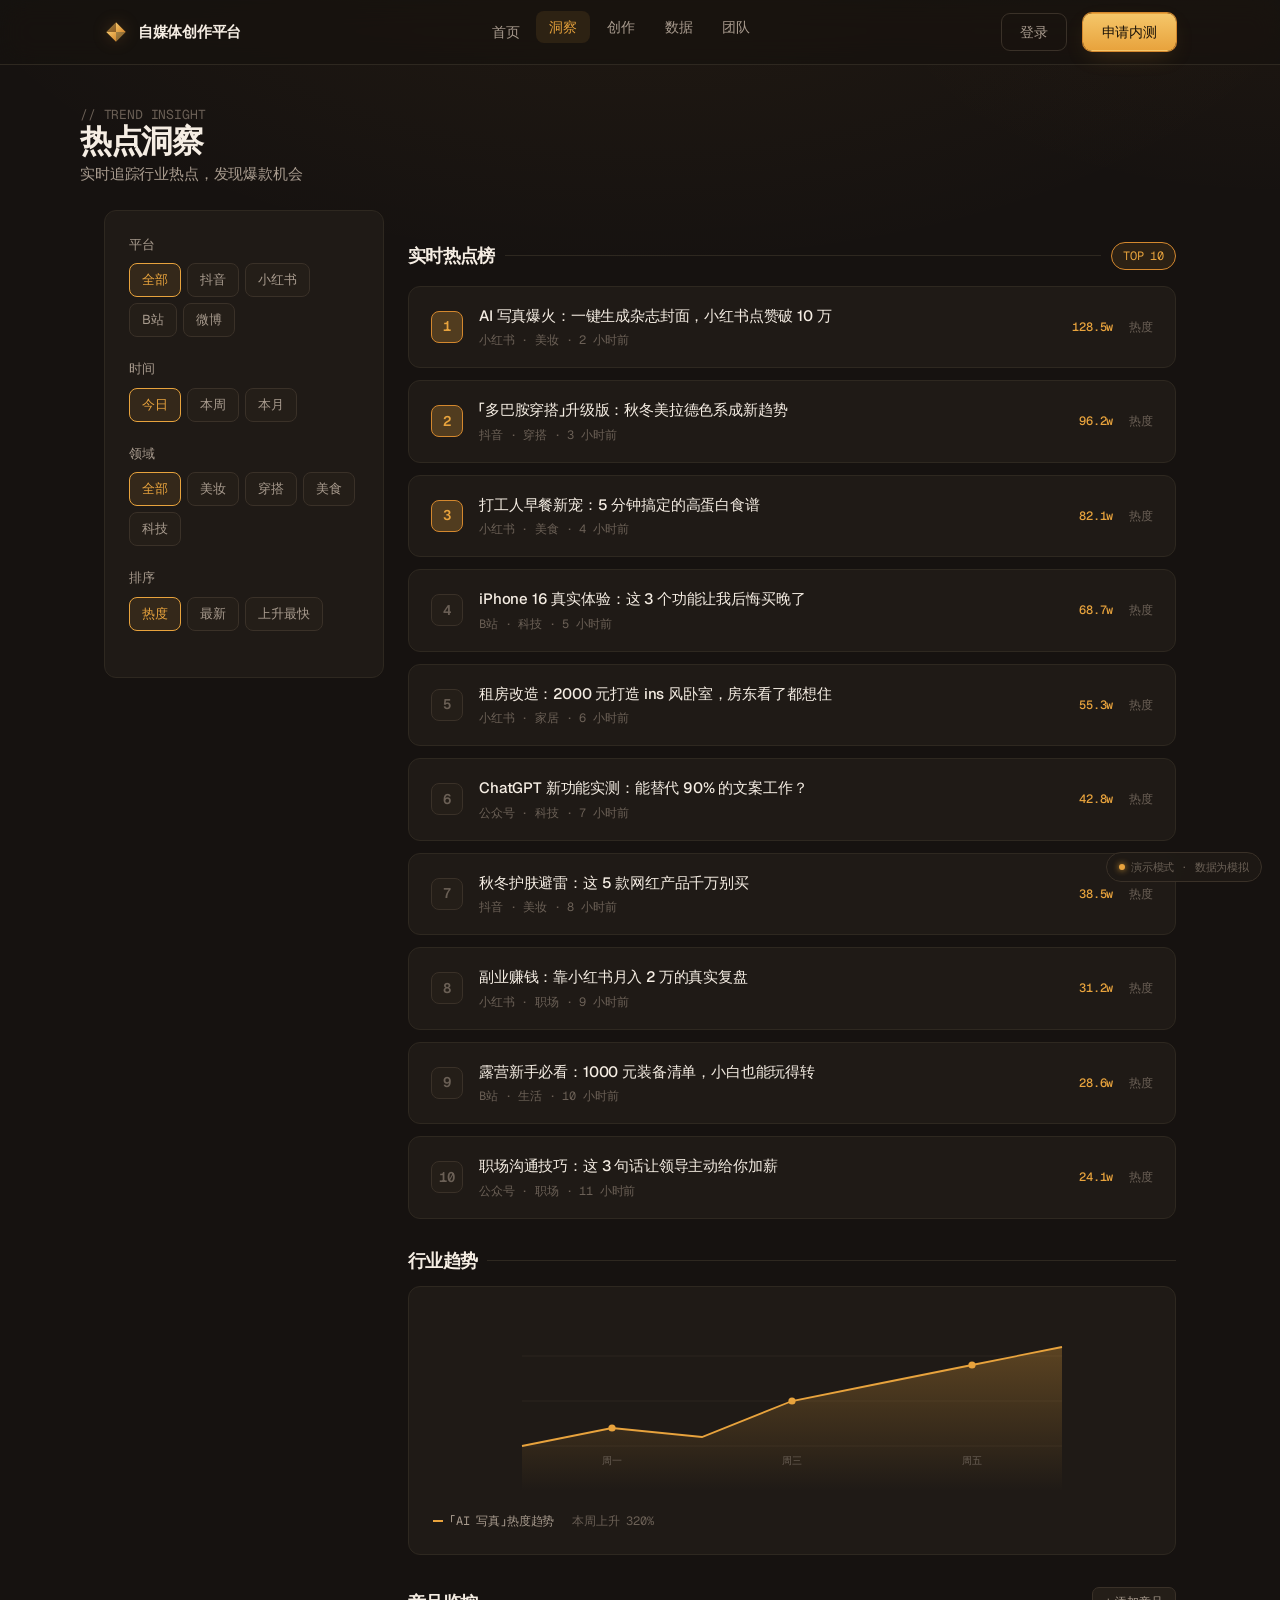
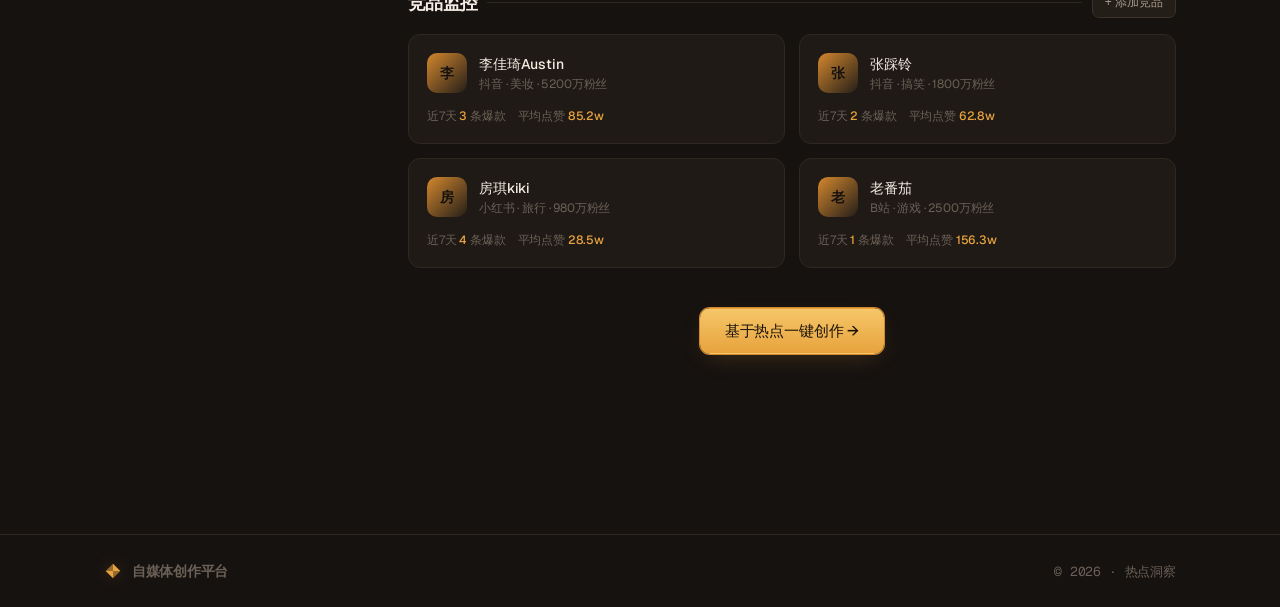
<file: prototype/insight.html>
<!DOCTYPE html>
<html lang="zh-CN">
<head>
<meta charset="UTF-8">
<meta name="viewport" content="width=device-width, initial-scale=1.0">
<title>热点洞察 — 自媒体创作平台</title>
<link rel="preconnect" href="https://fonts.googleapis.com">
<link rel="preconnect" href="https://fonts.gstatic.com" crossorigin>
<link href="https://fonts.googleapis.com/css2?family=Geist:wght@100..900&family=Geist+Mono:wght@100..900&display=swap" rel="stylesheet">
<link rel="stylesheet" href="assets/style.css">
<style>
  .page-head{padding:40px 0 24px}
  .page-head h1{font-size:32px;margin-bottom:6px}
  .workbench{display:grid;grid-template-columns:280px 1fr;gap:24px;padding-bottom:60px;align-items:start}

  /* 左筛选面板 */
  .panel{background:var(--bg-2);border:1px solid var(--border);border-radius:var(--radius);padding:24px;position:sticky;top:88px}
  .field{margin-bottom:22px}
  .field label{display:block;font-size:13px;color:var(--text-2);margin-bottom:9px;font-weight:500}
  .seg{display:flex;gap:6px;flex-wrap:wrap}
  .seg button{border:1px solid var(--border-2);background:var(--bg-3);color:var(--text-2);border-radius:8px;padding:7px 12px;font-size:13px;cursor:pointer;transition:var(--ease);font-family:inherit}
  .seg button.on{border-color:var(--gold);background:var(--glow-soft);color:var(--gold)}

  /* 热点榜单 */
  .hot-list{display:flex;flex-direction:column;gap:12px}
  .hot-item{
    display:flex;align-items:center;gap:16px;background:var(--bg-2);
    border:1px solid var(--border);border-radius:var(--radius);padding:18px 22px;
    transition:var(--ease);cursor:pointer;
  }
  .hot-item:hover{border-color:var(--border-2);background:var(--bg-3)}
  .hot-rank{
    width:32px;height:32px;border-radius:8px;display:flex;align-items:center;justify-content:center;
    font-size:14px;font-weight:600;font-family:'Geist Mono',monospace;flex-shrink:0;
  }
  .hot-rank.top{background:var(--glow);color:var(--gold);border:1px solid var(--gold-3)}
  .hot-rank.normal{background:var(--bg-3);color:var(--text-3);border:1px solid var(--border-2)}
  .hot-info{flex:1;min-width:0}
  .hot-info .t{font-size:15px;font-weight:500;margin-bottom:4px}
  .hot-info .m{font-size:12px;color:var(--text-3);font-family:'Geist Mono',monospace}
  .hot-meta{display:flex;gap:16px;font-size:12px;color:var(--text-3);font-family:'Geist Mono',monospace}
  .hot-meta .n{color:var(--gold);font-weight:500}

  /* 趋势图 */
  .sec-title{display:flex;align-items:center;gap:10px;margin:32px 0 16px}
  .sec-title h2{font-size:18px}
  .sec-title .ln{flex:1;height:1px;background:var(--border)}

  /* 竞品监控 */
  .compete-list{display:grid;grid-template-columns:repeat(2,1fr);gap:14px}
  .compete-card{
    background:var(--bg-2);border:1px solid var(--border);border-radius:var(--radius);
    padding:18px;transition:var(--ease);cursor:pointer;
  }
  .compete-card:hover{border-color:var(--border-2)}
  .compete-top{display:flex;align-items:center;gap:12px;margin-bottom:14px}
  .compete-avatar{
    width:40px;height:40px;border-radius:10px;background:linear-gradient(135deg,var(--gold-3),var(--bg-3));
    display:flex;align-items:center;justify-content:center;color:var(--bg);font-weight:700;font-size:14px;
  }
  .compete-info .n{font-size:14px;font-weight:500}
  .compete-info .p{font-size:12px;color:var(--text-3)}
  .compete-stats{display:flex;gap:12px;font-size:12px;color:var(--text-3)}
  .compete-stats .n{color:var(--gold);font-weight:500}

  @media(max-width:900px){.workbench{grid-template-columns:1fr}.panel{position:static}.compete-list{grid-template-columns:1fr}}
</style>
</head>
<body>

<nav class="nav"><div class="wrap nav-inner">
  <a href="index.html" class="brand"><svg viewBox="0 0 32 32" class="logo" fill="none"><defs><linearGradient id="lg" x1="0" y1="0" x2="1" y2="1"><stop offset="0" stop-color="#F5C669"/><stop offset="1" stop-color="#D4882E"/></linearGradient></defs><path d="M16 3 L29 16 L16 16 Z" fill="url(#lg)"/><path d="M29 16 L16 29 L16 16 Z" fill="url(#lg)" opacity=".6"/><path d="M16 29 L3 16 L16 16 Z" fill="url(#lg)"/><path d="M3 16 L16 3 L16 16 Z" fill="url(#lg)" opacity=".6"/></svg> 自媒体创作平台</a>
  <div class="nav-links">
    <a href="index.html">首页</a>
    <div class="nav-item">
      <a href="insight.html" class="active">洞察</a>
      <div class="dropdown">
        <a href="insight.html" class="active">热点洞察</a>
        <a href="analyze.html">爆款拆解</a>
      </div>
    </div>
    <div class="nav-item">
      <a href="create.html">创作</a>
      <div class="dropdown">
        <a href="create.html">创作工作台</a>
        <a href="video.html">视频重生成</a>
        <a href="optimize.html">标题优化</a>
      </div>
    </div>
    <div class="nav-item">
      <a href="dashboard.html">数据</a>
      <div class="dropdown">
        <a href="dashboard.html">数据看板</a>
        <a href="calendar.html">内容日历</a>
        <a href="assets.html">素材库</a>
        <a href="analysis.html">数据沉淀</a>
      </div>
    </div>
    <div class="nav-item">
      <a href="team.html">团队</a>
      <div class="dropdown">
        <a href="team.html">团队协作</a>
        <a href="publish.html">发布中心</a>
      </div>
    </div>
  </div>
  <div class="nav-right"><a href="#" class="btn btn-ghost">登录</a><a href="#" class="btn btn-gold">申请内测</a></div>
</div></nav>

<div class="wrap page-head">
  <div class="label">// TREND INSIGHT</div>
  <h1>热点洞察</h1>
  <p class="muted" style="font-size:15px">实时追踪行业热点，发现爆款机会</p>
</div>

<div class="wrap workbench">
  <!-- 左：筛选面板 -->
  <aside class="panel">
    <div class="field">
      <label>平台</label>
      <div class="seg">
        <button class="on">全部</button>
        <button>抖音</button>
        <button>小红书</button>
        <button>B站</button>
        <button>微博</button>
      </div>
    </div>
    <div class="field">
      <label>时间</label>
      <div class="seg">
        <button class="on">今日</button>
        <button>本周</button>
        <button>本月</button>
      </div>
    </div>
    <div class="field">
      <label>领域</label>
      <div class="seg">
        <button class="on">全部</button>
        <button>美妆</button>
        <button>穿搭</button>
        <button>美食</button>
        <button>科技</button>
      </div>
    </div>
    <div class="field">
      <label>排序</label>
      <div class="seg">
        <button class="on">热度</button>
        <button>最新</button>
        <button>上升最快</button>
      </div>
    </div>
  </aside>

  <!-- 右：热点内容 -->
  <section>
    <!-- 实时热点榜 -->
    <div class="sec-title"><h2>实时热点榜</h2><div class="ln"></div><span class="tag tag-gold">TOP 10</span></div>
    <div class="hot-list">
      <div class="hot-item">
        <div class="hot-rank top">1</div>
        <div class="hot-info">
          <div class="t">AI 写真爆火：一键生成杂志封面，小红书点赞破 10 万</div>
          <div class="m">小红书 · 美妆 · 2 小时前</div>
        </div>
        <div class="hot-meta"><span class="n">128.5w</span> 热度</div>
      </div>
      <div class="hot-item">
        <div class="hot-rank top">2</div>
        <div class="hot-info">
          <div class="t">「多巴胺穿搭」升级版：秋冬美拉德色系成新趋势</div>
          <div class="m">抖音 · 穿搭 · 3 小时前</div>
        </div>
        <div class="hot-meta"><span class="n">96.2w</span> 热度</div>
      </div>
      <div class="hot-item">
        <div class="hot-rank top">3</div>
        <div class="hot-info">
          <div class="t">打工人早餐新宠：5 分钟搞定的高蛋白食谱</div>
          <div class="m">小红书 · 美食 · 4 小时前</div>
        </div>
        <div class="hot-meta"><span class="n">82.1w</span> 热度</div>
      </div>
      <div class="hot-item">
        <div class="hot-rank normal">4</div>
        <div class="hot-info">
          <div class="t">iPhone 16 真实体验：这 3 个功能让我后悔买晚了</div>
          <div class="m">B站 · 科技 · 5 小时前</div>
        </div>
        <div class="hot-meta"><span class="n">68.7w</span> 热度</div>
      </div>
      <div class="hot-item">
        <div class="hot-rank normal">5</div>
        <div class="hot-info">
          <div class="t">租房改造：2000 元打造 ins 风卧室，房东看了都想住</div>
          <div class="m">小红书 · 家居 · 6 小时前</div>
        </div>
        <div class="hot-meta"><span class="n">55.3w</span> 热度</div>
      </div>
      <div class="hot-item">
        <div class="hot-rank normal">6</div>
        <div class="hot-info">
          <div class="t">ChatGPT 新功能实测：能替代 90% 的文案工作？</div>
          <div class="m">公众号 · 科技 · 7 小时前</div>
        </div>
        <div class="hot-meta"><span class="n">42.8w</span> 热度</div>
      </div>
      <div class="hot-item">
        <div class="hot-rank normal">7</div>
        <div class="hot-info">
          <div class="t">秋冬护肤避雷：这 5 款网红产品千万别买</div>
          <div class="m">抖音 · 美妆 · 8 小时前</div>
        </div>
        <div class="hot-meta"><span class="n">38.5w</span> 热度</div>
      </div>
      <div class="hot-item">
        <div class="hot-rank normal">8</div>
        <div class="hot-info">
          <div class="t">副业赚钱：靠小红书月入 2 万的真实复盘</div>
          <div class="m">小红书 · 职场 · 9 小时前</div>
        </div>
        <div class="hot-meta"><span class="n">31.2w</span> 热度</div>
      </div>
      <div class="hot-item">
        <div class="hot-rank normal">9</div>
        <div class="hot-info">
          <div class="t">露营新手必看：1000 元装备清单，小白也能玩得转</div>
          <div class="m">B站 · 生活 · 10 小时前</div>
        </div>
        <div class="hot-meta"><span class="n">28.6w</span> 热度</div>
      </div>
      <div class="hot-item">
        <div class="hot-rank normal">10</div>
        <div class="hot-info">
          <div class="t">职场沟通技巧：这 3 句话让领导主动给你加薪</div>
          <div class="m">公众号 · 职场 · 11 小时前</div>
        </div>
        <div class="hot-meta"><span class="n">24.1w</span> 热度</div>
      </div>
    </div>

    <!-- 行业趋势 -->
    <div class="sec-title"><h2>行业趋势</h2><div class="ln"></div></div>
    <div class="card" style="padding:24px">
      <svg viewBox="0 0 600 200" style="width:100%;height:180px">
        <defs><linearGradient id="tg" x1="0" y1="0" x2="0" y2="1"><stop offset="0" stop-color="#E8A33D" stop-opacity=".3"/><stop offset="1" stop-color="#E8A33D" stop-opacity="0"/></linearGradient></defs>
        <!-- 网格 -->
        <line x1="0" y1="50" x2="600" y2="50" stroke="var(--border)" stroke-width="1"/>
        <line x1="0" y1="100" x2="600" y2="100" stroke="var(--border)" stroke-width="1"/>
        <line x1="0" y1="150" x2="600" y2="150" stroke="var(--border)" stroke-width="1"/>
        <!-- 趋势线 -->
        <path d="M0 150 L100 130 L200 140 L300 100 L400 80 L500 60 L600 40 L600 200 L0 200 Z" fill="url(#tg)"/>
        <path d="M0 150 L100 130 L200 140 L300 100 L400 80 L500 60 L600 40" fill="none" stroke="#E8A33D" stroke-width="2"/>
        <!-- 数据点 -->
        <circle cx="100" cy="130" r="4" fill="#E8A33D"/>
        <circle cx="300" cy="100" r="4" fill="#E8A33D"/>
        <circle cx="500" cy="60" r="4" fill="#E8A33D"/>
        <!-- 标签 -->
        <text x="100" y="170" fill="var(--text-3)" font-size="11" text-anchor="middle">周一</text>
        <text x="300" y="170" fill="var(--text-3)" font-size="11" text-anchor="middle">周三</text>
        <text x="500" y="170" fill="var(--text-3)" font-size="11" text-anchor="middle">周五</text>
      </svg>
      <div style="display:flex;gap:18px;font-size:12px;color:var(--text-2);margin-top:14px;font-family:'Geist Mono',monospace">
        <span style="display:flex;align-items:center;gap:6px"><i style="width:10px;height:2px;background:var(--gold)"></i>「AI 写真」热度趋势</span>
        <span style="color:var(--text-3)">本周上升 320%</span>
      </div>
    </div>

    <!-- 竞品监控 -->
    <div class="sec-title"><h2>竞品监控</h2><div class="ln"></div><button class="icon-btn" style="border:1px solid var(--border-2);background:var(--bg-3);color:var(--text-2);border-radius:7px;padding:6px 12px;font-size:12px;cursor:pointer">+ 添加竞品</button></div>
    <div class="compete-list">
      <div class="compete-card">
        <div class="compete-top">
          <div class="compete-avatar">李</div>
          <div class="compete-info">
            <div class="n">李佳琦Austin</div>
            <div class="p">抖音 · 美妆 · 5200万粉丝</div>
          </div>
        </div>
        <div class="compete-stats">
          <span>近7天 <span class="n">3</span> 条爆款</span>
          <span>平均点赞 <span class="n">85.2w</span></span>
        </div>
      </div>
      <div class="compete-card">
        <div class="compete-top">
          <div class="compete-avatar">张</div>
          <div class="compete-info">
            <div class="n">张踩铃</div>
            <div class="p">抖音 · 搞笑 · 1800万粉丝</div>
          </div>
        </div>
        <div class="compete-stats">
          <span>近7天 <span class="n">2</span> 条爆款</span>
          <span>平均点赞 <span class="n">62.8w</span></span>
        </div>
      </div>
      <div class="compete-card">
        <div class="compete-top">
          <div class="compete-avatar">房</div>
          <div class="compete-info">
            <div class="n">房琪kiki</div>
            <div class="p">小红书 · 旅行 · 980万粉丝</div>
          </div>
        </div>
        <div class="compete-stats">
          <span>近7天 <span class="n">4</span> 条爆款</span>
          <span>平均点赞 <span class="n">28.5w</span></span>
        </div>
      </div>
      <div class="compete-card">
        <div class="compete-top">
          <div class="compete-avatar">老</div>
          <div class="compete-info">
            <div class="n">老番茄</div>
            <div class="p">B站 · 游戏 · 2500万粉丝</div>
          </div>
        </div>
        <div class="compete-stats">
          <span>近7天 <span class="n">1</span> 条爆款</span>
          <span>平均点赞 <span class="n">156.3w</span></span>
        </div>
      </div>
    </div>

    <!-- 一键创作 -->
    <div style="text-align:center;padding:40px 0">
      <a href="create.html" class="btn btn-gold btn-lg">基于热点一键创作 →</a>
    </div>
  </section>
</div>

<footer><div class="wrap foot-inner">
  <div class="brand" style="font-size:14px"><svg viewBox="0 0 32 32" class="logo" style="width:18px;height:18px" fill="#E8A33D"><path d="M16 3 L29 16 L16 16 Z"/><path d="M29 16 L16 29 L16 16 Z" opacity=".6"/><path d="M16 29 L3 16 L16 16 Z"/><path d="M3 16 L16 3 L16 16 Z" opacity=".6"/></svg> 自媒体创作平台</div>
  <div class="mono">© 2026 · 热点洞察</div>
</div></footer>

<script src="assets/demo.js"></script>
<script>
  document.querySelectorAll('.seg button').forEach(b=>b.onclick=()=>{b.parentElement.querySelectorAll('button').forEach(x=>x.classList.remove('on'));b.classList.add('on')});
</script>
</body>
</html>
</file>
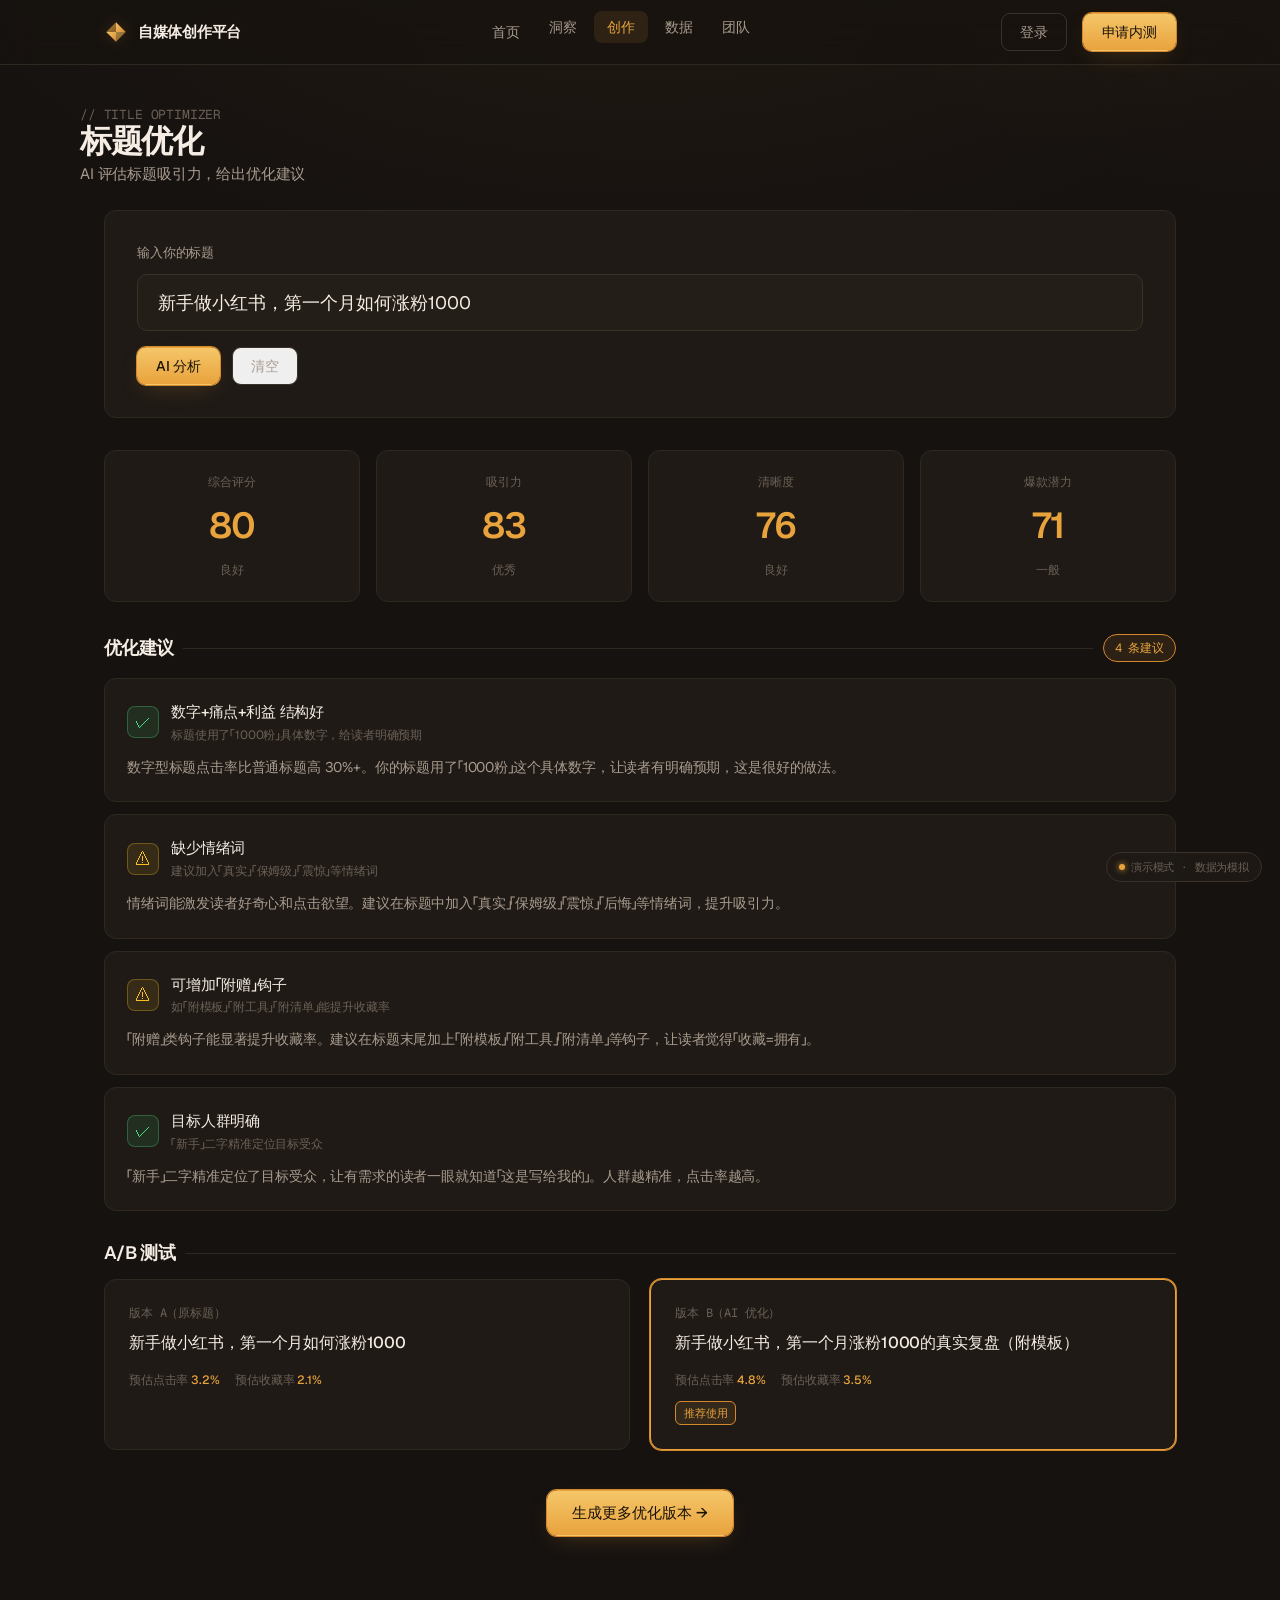
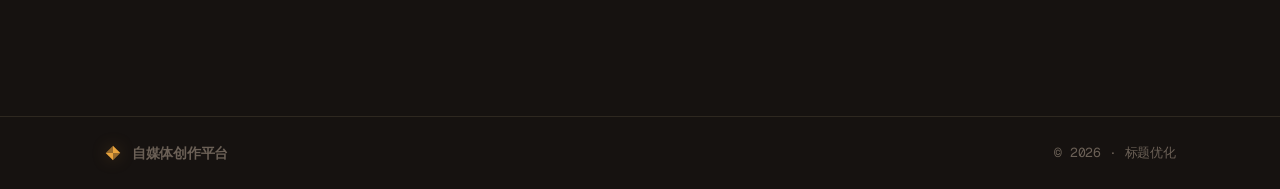
<file: prototype/optimize.html>
<!DOCTYPE html>
<html lang="zh-CN">
<head>
<meta charset="UTF-8">
<meta name="viewport" content="width=device-width, initial-scale=1.0">
<title>标题优化 — 自媒体创作平台</title>
<link rel="preconnect" href="https://fonts.googleapis.com">
<link rel="preconnect" href="https://fonts.gstatic.com" crossorigin>
<link href="https://fonts.googleapis.com/css2?family=Geist:wght@100..900&family=Geist+Mono:wght@100..900&display=swap" rel="stylesheet">
<link rel="stylesheet" href="assets/style.css">
<style>
  .page-head{padding:40px 0 24px}
  .page-head h1{font-size:32px;margin-bottom:6px}

  /* 标题输入区 */
  .input-area{
    background:var(--bg-2);border:1px solid var(--border);border-radius:var(--radius);
    padding:32px;margin-bottom:32px;
  }
  .input-area label{display:block;font-size:13px;color:var(--text-2);margin-bottom:12px;font-weight:500}
  .title-input{
    width:100%;background:var(--bg-3);border:1px solid var(--border-2);
    border-radius:10px;padding:16px 20px;color:var(--text);font-size:18px;
    font-family:inherit;transition:var(--ease);
  }
  .title-input:focus{outline:none;border-color:var(--gold);box-shadow:0 0 0 3px var(--glow-soft)}
  .input-actions{display:flex;gap:12px;margin-top:16px}

  /* 评分卡 */
  .score-grid{display:grid;grid-template-columns:repeat(4,1fr);gap:16px;margin-bottom:32px}
  .score-card{
    background:var(--bg-2);border:1px solid var(--border);border-radius:var(--radius);
    padding:22px;text-align:center;
  }
  .score-card .label{font-size:12px;color:var(--text-3);font-family:'Geist Mono',monospace;margin-bottom:8px}
  .score-card .value{font-size:36px;font-weight:600;color:var(--gold);letter-spacing:-0.03em}
  .score-card .change{font-size:12px;margin-top:8px;color:var(--text-3)}

  /* 优化建议 */
  .sec-title{display:flex;align-items:center;gap:10px;margin:32px 0 16px}
  .sec-title h2{font-size:18px}
  .sec-title .ln{flex:1;height:1px;background:var(--border)}

  .suggestion-list{display:flex;flex-direction:column;gap:12px}
  .suggestion-item{
    background:var(--bg-2);border:1px solid var(--border);border-radius:var(--radius);
    padding:22px;transition:var(--ease);
  }
  .suggestion-item:hover{border-color:var(--border-2)}
  .suggestion-top{display:flex;align-items:center;gap:12px;margin-bottom:12px}
  .suggestion-icon{
    width:32px;height:32px;border-radius:8px;display:flex;align-items:center;justify-content:center;
    font-size:16px;flex-shrink:0;
  }
  .suggestion-icon.good{background:rgba(74,222,128,.1);color:#4ade80;border:1px solid rgba(74,222,128,.3)}
  .suggestion-icon.warn{background:rgba(251,191,36,.1);color:#fbbf24;border:1px solid rgba(251,191,36,.3)}
  .suggestion-icon.bad{background:rgba(248,113,113,.1);color:#f87171;border:1px solid rgba(248,113,113,.3)}
  .suggestion-info .t{font-size:15px;font-weight:500}
  .suggestion-info .m{font-size:12px;color:var(--text-3);margin-top:2px}
  .suggestion-content{font-size:14px;color:var(--text-2);line-height:1.7}

  /* A/B 测试 */
  .ab-grid{display:grid;grid-template-columns:1fr 1fr;gap:20px}
  .ab-card{
    background:var(--bg-2);border:1px solid var(--border);border-radius:var(--radius);
    padding:24px;cursor:pointer;transition:var(--ease);
  }
  .ab-card:hover{border-color:var(--border-2)}
  .ab-card.winner{border-color:var(--gold);box-shadow:0 0 0 1px var(--gold-3)}
  .ab-label{font-size:12px;color:var(--text-3);font-family:'Geist Mono',monospace;margin-bottom:10px}
  .ab-title{font-size:16px;font-weight:500;margin-bottom:16px;line-height:1.4}
  .ab-stats{display:flex;gap:16px;font-size:12px;color:var(--text-3)}
  .ab-stats .n{color:var(--gold);font-weight:500}
  .ab-badge{
    display:inline-block;font-size:11px;padding:3px 8px;border-radius:6px;font-weight:500;
    background:var(--glow-soft);color:var(--gold);border:1px solid var(--gold-3);
    margin-top:12px;
  }

  @media(max-width:900px){.score-grid{grid-template-columns:repeat(2,1fr)}.ab-grid{grid-template-columns:1fr}}
</style>
</head>
<body>

<nav class="nav"><div class="wrap nav-inner">
  <a href="index.html" class="brand"><svg viewBox="0 0 32 32" class="logo" fill="none"><defs><linearGradient id="lg" x1="0" y1="0" x2="1" y2="1"><stop offset="0" stop-color="#F5C669"/><stop offset="1" stop-color="#D4882E"/></linearGradient></defs><path d="M16 3 L29 16 L16 16 Z" fill="url(#lg)"/><path d="M29 16 L16 29 L16 16 Z" fill="url(#lg)" opacity=".6"/><path d="M16 29 L3 16 L16 16 Z" fill="url(#lg)"/><path d="M3 16 L16 3 L16 16 Z" fill="url(#lg)" opacity=".6"/></svg> 自媒体创作平台</a>
  <div class="nav-links">
    <a href="index.html">首页</a>
    <div class="nav-item">
      <a href="insight.html">洞察</a>
      <div class="dropdown">
        <a href="insight.html">热点洞察</a>
        <a href="analyze.html">爆款拆解</a>
      </div>
    </div>
    <div class="nav-item">
      <a href="create.html" class="active">创作</a>
      <div class="dropdown">
        <a href="create.html">创作工作台</a>
        <a href="video.html">视频重生成</a>
        <a href="optimize.html" class="active">标题优化</a>
      </div>
    </div>
    <div class="nav-item">
      <a href="dashboard.html">数据</a>
      <div class="dropdown">
        <a href="dashboard.html">数据看板</a>
        <a href="calendar.html">内容日历</a>
        <a href="assets.html">素材库</a>
        <a href="analysis.html">数据沉淀</a>
      </div>
    </div>
    <div class="nav-item">
      <a href="team.html">团队</a>
      <div class="dropdown">
        <a href="team.html">团队协作</a>
        <a href="publish.html">发布中心</a>
      </div>
    </div>
  </div>
  <div class="nav-right"><a href="#" class="btn btn-ghost">登录</a><a href="#" class="btn btn-gold">申请内测</a></div>
</div></nav>

<div class="wrap page-head">
  <div class="label">// TITLE OPTIMIZER</div>
  <h1>标题优化</h1>
  <p class="muted" style="font-size:15px">AI 评估标题吸引力，给出优化建议</p>
</div>

<div class="wrap" style="padding-bottom:60px">
  <!-- 标题输入区 -->
  <div class="input-area">
    <label>输入你的标题</label>
    <input class="title-input" value="新手做小红书，第一个月如何涨粉1000" placeholder="输入标题...">
    <div class="input-actions">
      <button class="btn btn-gold" id="analyzeBtn">AI 分析</button>
      <button class="btn btn-ghost">清空</button>
    </div>
  </div>

  <!-- 评分卡 -->
  <div class="score-grid">
    <div class="score-card">
      <div class="label">综合评分</div>
      <div class="value" data-to="82">0</div>
      <div class="change">良好</div>
    </div>
    <div class="score-card">
      <div class="label">吸引力</div>
      <div class="value" data-to="85">0</div>
      <div class="change">优秀</div>
    </div>
    <div class="score-card">
      <div class="label">清晰度</div>
      <div class="value" data-to="78">0</div>
      <div class="change">良好</div>
    </div>
    <div class="score-card">
      <div class="label">爆款潜力</div>
      <div class="value" data-to="72">0</div>
      <div class="change">一般</div>
    </div>
  </div>

  <!-- 优化建议 -->
  <div class="sec-title"><h2>优化建议</h2><div class="ln"></div><span class="tag tag-gold">4 条建议</span></div>
  <div class="suggestion-list">
    <div class="suggestion-item">
      <div class="suggestion-top">
        <div class="suggestion-icon good">✓</div>
        <div class="suggestion-info">
          <div class="t">数字+痛点+利益 结构好</div>
          <div class="m">标题使用了「1000粉」具体数字，给读者明确预期</div>
        </div>
      </div>
      <div class="suggestion-content">
        数字型标题点击率比普通标题高 30%+。你的标题用了「1000粉」这个具体数字，让读者有明确预期，这是很好的做法。
      </div>
    </div>
    <div class="suggestion-item">
      <div class="suggestion-top">
        <div class="suggestion-icon warn">⚠</div>
        <div class="suggestion-info">
          <div class="t">缺少情绪词</div>
          <div class="m">建议加入「真实」「保姆级」「震惊」等情绪词</div>
        </div>
      </div>
      <div class="suggestion-content">
        情绪词能激发读者好奇心和点击欲望。建议在标题中加入「真实」「保姆级」「震惊」「后悔」等情绪词，提升吸引力。
      </div>
    </div>
    <div class="suggestion-item">
      <div class="suggestion-top">
        <div class="suggestion-icon warn">⚠</div>
        <div class="suggestion-info">
          <div class="t">可增加「附赠」钩子</div>
          <div class="m">如「附模板」「附工具」「附清单」能提升收藏率</div>
        </div>
      </div>
      <div class="suggestion-content">
        「附赠」类钩子能显著提升收藏率。建议在标题末尾加上「附模板」「附工具」「附清单」等钩子，让读者觉得「收藏=拥有」。
      </div>
    </div>
    <div class="suggestion-item">
      <div class="suggestion-top">
        <div class="suggestion-icon good">✓</div>
        <div class="suggestion-info">
          <div class="t">目标人群明确</div>
          <div class="m">「新手」二字精准定位目标受众</div>
        </div>
      </div>
      <div class="suggestion-content">
        「新手」二字精准定位了目标受众，让有需求的读者一眼就知道「这是写给我的」。人群越精准，点击率越高。
      </div>
    </div>
  </div>

  <!-- A/B 测试 -->
  <div class="sec-title"><h2>A/B 测试</h2><div class="ln"></div></div>
  <div class="ab-grid">
    <div class="ab-card">
      <div class="ab-label">版本 A（原标题）</div>
      <div class="ab-title">新手做小红书，第一个月如何涨粉1000</div>
      <div class="ab-stats">
        <span>预估点击率 <span class="n">3.2%</span></span>
        <span>预估收藏率 <span class="n">2.1%</span></span>
      </div>
    </div>
    <div class="ab-card winner">
      <div class="ab-label">版本 B（AI 优化）</div>
      <div class="ab-title">新手做小红书，第一个月涨粉1000的真实复盘（附模板）</div>
      <div class="ab-stats">
        <span>预估点击率 <span class="n">4.8%</span></span>
        <span>预估收藏率 <span class="n">3.5%</span></span>
      </div>
      <div class="ab-badge">推荐使用</div>
    </div>
  </div>

  <!-- 更多优化版本 -->
  <div style="text-align:center;padding:40px 0">
    <button class="btn btn-gold btn-lg">生成更多优化版本 →</button>
  </div>
</div>

<footer><div class="wrap foot-inner">
  <div class="brand" style="font-size:14px"><svg viewBox="0 0 32 32" class="logo" style="width:18px;height:18px" fill="#E8A33D"><path d="M16 3 L29 16 L16 16 Z"/><path d="M29 16 L16 29 L16 16 Z" opacity=".6"/><path d="M16 29 L3 16 L16 16 Z"/><path d="M3 16 L16 3 L16 16 Z" opacity=".6"/></svg> 自媒体创作平台</div>
  <div class="mono">© 2026 · 标题优化</div>
</div></footer>

<script src="assets/demo.js"></script>
<script>
  // 评分数字 count-up
  const scoreValues=document.querySelectorAll('.score-card .value[data-to]');
  const io=new IntersectionObserver((entries)=>{
    entries.forEach(e=>{
      if(e.isIntersecting){
        Demo.countUp(e.target,parseInt(e.target.dataset.to));
        io.unobserve(e.target);
      }
    });
  },{threshold:.4});
  scoreValues.forEach(c=>io.observe(c));

  // 分析按钮交互
  const analyzeBtn=document.getElementById('analyzeBtn');
  analyzeBtn.addEventListener('click',()=>{
    Demo.btnLoading(analyzeBtn,'AI 分析中…');
    setTimeout(()=>{
      Demo.btnDone(analyzeBtn,'AI 分析');
      Demo.toast('标题分析完成 · 4 条优化建议');
    },1500);
  });
</script>
</body>
</html>
</file>
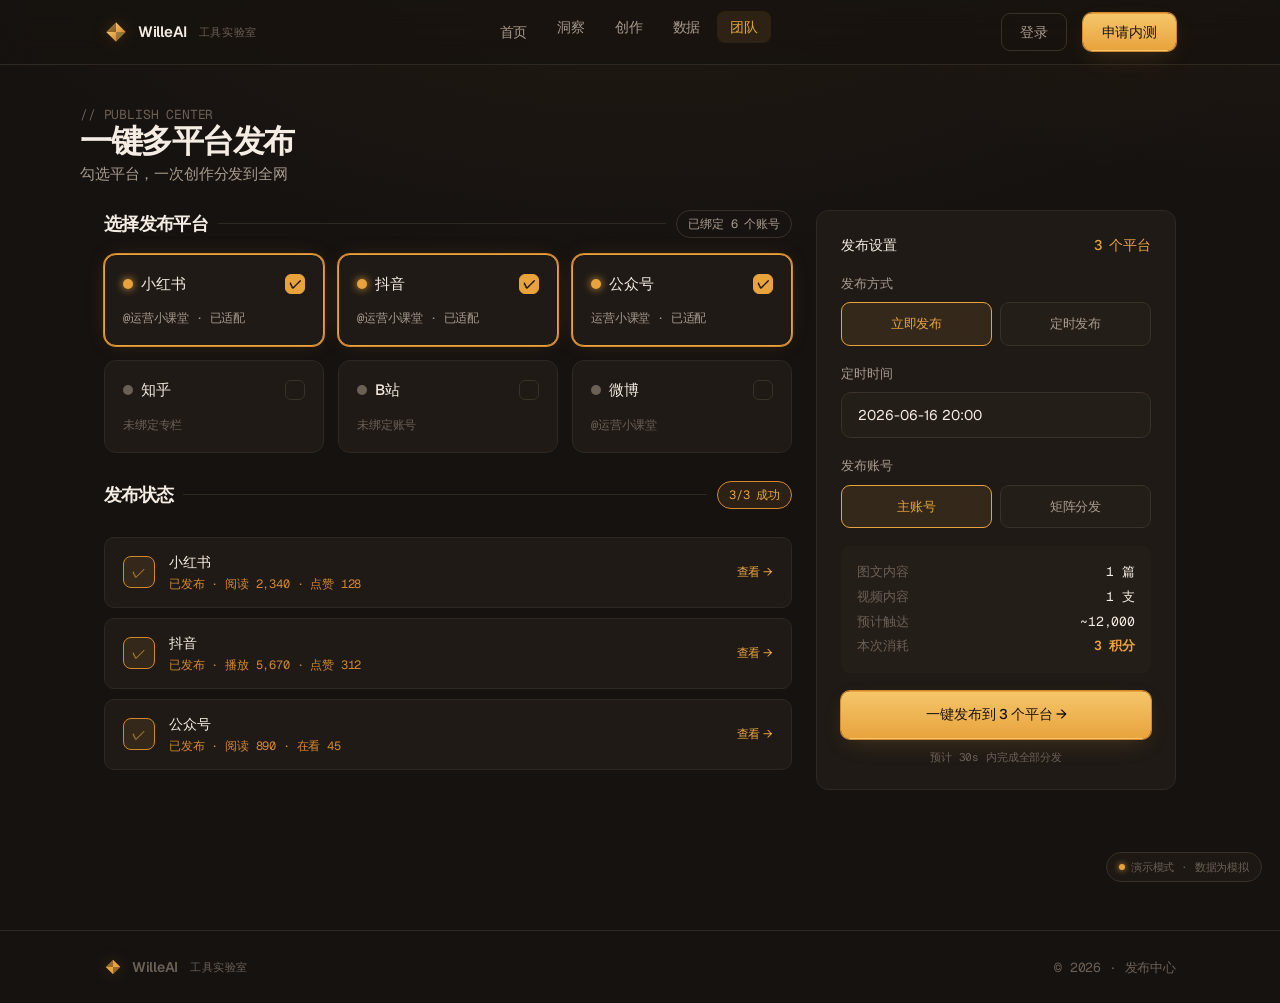
<file: prototype/publish.html>
<!DOCTYPE html>
<html lang="zh-CN">
<head>
<meta charset="UTF-8">
<meta name="viewport" content="width=device-width, initial-scale=1.0">
<title>发布中心 — WilleAI工具实验室</title>
<link rel="preconnect" href="https://fonts.googleapis.com">
<link rel="preconnect" href="https://fonts.gstatic.com" crossorigin>
<link href="https://fonts.googleapis.com/css2?family=Geist:wght@100..900&family=Geist+Mono:wght@100..900&display=swap" rel="stylesheet">
<link rel="stylesheet" href="assets/style.css">
<style>
  .page-head{padding:40px 0 24px}
  .page-head h1{font-size:32px;margin-bottom:6px}
  .publish-layout{display:grid;grid-template-columns:1fr 360px;gap:24px;padding-bottom:60px;align-items:start}

  /* 平台勾选网格 */
  .plat-grid{display:grid;grid-template-columns:repeat(3,1fr);gap:14px;margin-bottom:28px}
  .pcard{
    background:var(--bg-2);border:1px solid var(--border);border-radius:var(--radius);
    padding:18px;cursor:pointer;transition:var(--ease);position:relative;
  }
  .pcard:hover{border-color:var(--border-2);background:var(--bg-3)}
  .pcard.on{border-color:var(--gold);box-shadow:0 0 0 1px var(--gold-3),0 0 24px -8px var(--glow)}
  .pcard .top{display:flex;justify-content:space-between;align-items:center;margin-bottom:14px}
  .pcard .pname{font-size:15px;font-weight:500;display:flex;align-items:center;gap:8px}
  .pcard .pdot{width:10px;height:10px;border-radius:50%;background:var(--text-3)}
  .pcard.on .pdot{background:var(--gold);box-shadow:0 0 8px var(--gold)}
  .pcard .chk{width:20px;height:20px;border-radius:6px;border:1.5px solid var(--border-2);display:flex;align-items:center;justify-content:center;color:transparent;transition:var(--ease)}
  .pcard.on .chk{background:var(--gold);border-color:var(--gold);color:var(--bg);font-size:13px;font-weight:700}
  .pcard .stat{font-size:12px;color:var(--text-3);font-family:'Geist Mono',monospace}
  .pcard.on .stat{color:var(--text-2)}

  /* 内容预览 */
  .sec-title{display:flex;align-items:center;gap:10px;margin:0 0 16px}
  .sec-title h2{font-size:18px}
  .sec-title .ln{flex:1;height:1px;background:var(--border)}

  /* 右侧发布面板 */
  .pbox{background:var(--bg-2);border:1px solid var(--border);border-radius:var(--radius);padding:24px;position:sticky;top:88px}
  .pbox .ph{font-size:14px;font-weight:500;margin-bottom:18px;display:flex;align-items:center;justify-content:space-between}
  .pbox .ph .cnt{color:var(--gold);font-family:'Geist Mono',monospace}
  .opt-row{margin-bottom:18px}
  .opt-row label{display:block;font-size:13px;color:var(--text-2);margin-bottom:9px}
  .radio-grp{display:flex;gap:8px}
  .radio-grp label{flex:1;border:1px solid var(--border-2);background:var(--bg-3);border-radius:9px;padding:11px;text-align:center;cursor:pointer;font-size:13px;color:var(--text-2);transition:var(--ease);margin:0}
  .radio-grp input{display:none}
  .radio-grp input:checked + label,.radio-grp label.on{border-color:var(--gold);background:var(--glow-soft);color:var(--gold)}

  .summary{background:var(--bg-3);border-radius:9px;padding:14px 16px;margin:18px 0;font-size:13px;line-height:1.9}
  .summary .row{display:flex;justify-content:space-between}
  .summary .row span:first-child{color:var(--text-3)}
  .summary .row span:last-child{color:var(--text);font-family:'Geist Mono',monospace}
  .summary .row.tot span:last-child{color:var(--gold);font-weight:600}

  /* 发布结果状态 */
  .results{margin-top:28px}
  .pstat{display:flex;align-items:center;gap:14px;padding:14px 18px;background:var(--bg-2);border:1px solid var(--border);border-radius:10px;margin-bottom:10px}
  .pstat .ic{width:32px;height:32px;border-radius:8px;display:flex;align-items:center;justify-content:center;font-size:14px;flex-shrink:0}
  .pstat.ok .ic{background:var(--glow-soft);color:var(--gold);border:1px solid var(--gold-3)}
  .pstat.wait .ic{background:var(--bg-3);color:var(--text-2);border:1px solid var(--border-2)}
  .pstat .info{flex:1}
  .pstat .info .n{font-size:14px;font-weight:500}
  .pstat .info .s{font-size:12px;color:var(--text-3);margin-top:2px;font-family:'Geist Mono',monospace}
  .pstat.ok .info .s{color:var(--gold-3)}
  .pstat .link{font-size:12px;color:var(--gold);cursor:pointer}

  @media(max-width:900px){.publish-layout{grid-template-columns:1fr}.pbox{position:static}.plat-grid{grid-template-columns:repeat(2,1fr)}}
</style>
</head>
<body>

<nav class="nav"><div class="wrap nav-inner">
  <a href="index.html" class="brand"><svg viewBox="0 0 32 32" class="logo" fill="none"><defs><linearGradient id="lg" x1="0" y1="0" x2="1" y2="1"><stop offset="0" stop-color="#F5C669"/><stop offset="1" stop-color="#D4882E"/></linearGradient></defs><path d="M16 3 L29 16 L16 16 Z" fill="url(#lg)"/><path d="M29 16 L16 29 L16 16 Z" fill="url(#lg)" opacity=".6"/><path d="M16 29 L3 16 L16 16 Z" fill="url(#lg)"/><path d="M3 16 L16 3 L16 16 Z" fill="url(#lg)" opacity=".6"/></svg> WilleAI <span class="sub">工具实验室</span></a>
  <div class="nav-links">
    <a href="index.html">首页</a>
    <div class="nav-item">
      <a href="insight.html">洞察</a>
      <div class="dropdown">
        <a href="insight.html">热点洞察</a>
        <a href="analyze.html">爆款拆解</a>
      </div>
    </div>
    <div class="nav-item">
      <a href="create.html">创作</a>
      <div class="dropdown">
        <a href="create.html">创作工作台</a>
        <a href="video.html">视频重生成</a>
        <a href="optimize.html">标题优化</a>
      </div>
    </div>
    <div class="nav-item">
      <a href="dashboard.html">数据</a>
      <div class="dropdown">
        <a href="dashboard.html">数据看板</a>
        <a href="calendar.html">内容日历</a>
        <a href="assets.html">素材库</a>
        <a href="analysis.html">数据沉淀</a>
      </div>
    </div>
    <div class="nav-item">
      <a href="team.html" class="active">团队</a>
      <div class="dropdown">
        <a href="team.html" class="active">团队协作</a>
        <a href="publish.html">发布中心</a>
      </div>
    </div>
  </div>
  <div class="nav-right"><a href="#" class="btn btn-ghost">登录</a><a href="#" class="btn btn-gold">申请内测</a></div>
</div></nav>

<div class="wrap page-head">
  <div class="label">// PUBLISH CENTER</div>
  <h1>一键多平台发布</h1>
  <p class="muted" style="font-size:15px">勾选平台，一次创作分发到全网</p>
</div>

<div class="wrap publish-layout">
  <!-- 左：平台选择 + 结果 -->
  <section>
    <div class="sec-title"><h2>选择发布平台</h2><div class="ln"></div><span class="tag">已绑定 6 个账号</span></div>

    <div class="plat-grid">
      <div class="pcard on"><div class="top"><div class="pname"><span class="pdot"></span>小红书</div><div class="chk">✓</div></div><div class="stat">@运营小课堂 · 已适配</div></div>
      <div class="pcard on"><div class="top"><div class="pname"><span class="pdot"></span>抖音</div><div class="chk">✓</div></div><div class="stat">@运营小课堂 · 已适配</div></div>
      <div class="pcard on"><div class="top"><div class="pname"><span class="pdot"></span>公众号</div><div class="chk">✓</div></div><div class="stat">运营小课堂 · 已适配</div></div>
      <div class="pcard"><div class="top"><div class="pname"><span class="pdot"></span>知乎</div><div class="chk">✓</div></div><div class="stat">未绑定专栏</div></div>
      <div class="pcard"><div class="top"><div class="pname"><span class="pdot"></span>B站</div><div class="chk">✓</div></div><div class="stat">未绑定账号</div></div>
      <div class="pcard"><div class="top"><div class="pname"><span class="pdot"></span>微博</div><div class="chk">✓</div></div><div class="stat">@运营小课堂</div></div>
    </div>

    <!-- 发布结果 -->
    <div class="sec-title"><h2>发布状态</h2><div class="ln"></div><span class="tag tag-gold">3/3 成功</span></div>
    <div class="results">
      <div class="pstat ok"><div class="ic">✓</div><div class="info"><div class="n">小红书</div><div class="s">已发布 · 阅读 2,340 · 点赞 128</div></div><div class="link">查看 →</div></div>
      <div class="pstat ok"><div class="ic">✓</div><div class="info"><div class="n">抖音</div><div class="s">已发布 · 播放 5,670 · 点赞 312</div></div><div class="link">查看 →</div></div>
      <div class="pstat ok"><div class="ic">✓</div><div class="info"><div class="n">公众号</div><div class="s">已发布 · 阅读 890 · 在看 45</div></div><div class="link">查看 →</div></div>
    </div>
  </section>

  <!-- 右：发布设置 -->
  <aside class="pbox">
    <div class="ph">发布设置 <span class="cnt">3 个平台</span></div>

    <div class="opt-row">
      <label>发布方式</label>
      <div class="radio-grp">
        <label class="on">立即发布</label><label>定时发布</label>
      </div>
    </div>

    <div class="opt-row">
      <label>定时时间</label>
      <input class="input" type="text" value="2026-06-16 20:00" disabled>
    </div>

    <div class="opt-row">
      <label>发布账号</label>
      <div class="radio-grp">
        <label class="on">主账号</label><label>矩阵分发</label>
      </div>
    </div>

    <div class="summary">
      <div class="row"><span>图文内容</span><span>1 篇</span></div>
      <div class="row"><span>视频内容</span><span>1 支</span></div>
      <div class="row"><span>预计触达</span><span>~12,000</span></div>
      <div class="row tot"><span>本次消耗</span><span>3 积分</span></div>
    </div>

    <button class="btn btn-gold" id="pubBtn" style="width:100%;justify-content:center;height:48px">一键发布到 3 个平台 →</button>
    <p class="faint" style="font-size:11px;text-align:center;margin-top:10px;font-family:'Geist Mono',monospace">预计 30s 内完成全部分发</p>
  </aside>
</div>

<footer><div class="wrap foot-inner">
  <div class="brand" style="font-size:14px"><svg viewBox="0 0 32 32" class="logo" style="width:18px;height:18px" fill="#E8A33D"><path d="M16 3 L29 16 L16 16 Z"/><path d="M29 16 L16 29 L16 16 Z" opacity=".6"/><path d="M16 29 L3 16 L16 16 Z"/><path d="M3 16 L16 3 L16 16 Z" opacity=".6"/></svg> WilleAI <span class="sub">工具实验室</span></div>
  <div class="mono">© 2026 · 发布中心</div>
</div></footer>

<script src="assets/demo.js"></script>
<script>
  document.querySelectorAll('.pcard').forEach(c=>c.onclick=()=>c.classList.toggle('on'));
  document.querySelectorAll('.radio-grp label').forEach(l=>l.onclick=()=>{l.parentElement.querySelectorAll('label').forEach(x=>x.classList.remove('on'));l.classList.add('on')});
  const pubBtn=document.getElementById('pubBtn');
  pubBtn.addEventListener('click',()=>{
    Demo.btnLoading(pubBtn,'发布中…');
    const stats=document.querySelectorAll('.pstat');
    stats.forEach(s=>{s.classList.remove('ok');s.classList.add('wait');s.querySelector('.ic').textContent='·';s.querySelector('.info .s').textContent='发布中…';s.querySelector('.link').textContent=''});
    stats.forEach((s,i)=>{
      setTimeout(()=>{
        s.classList.remove('wait');s.classList.add('ok');
        s.querySelector('.ic').textContent='✓';
        const name=s.querySelector('.info .n').textContent;
        const data={'小红书':'已发布 · 阅读 2,340 · 点赞 128','抖音':'已发布 · 播放 5,670 · 点赞 312','公众号':'已发布 · 阅读 890 · 在看 45'}[name]||'已发布';
        s.querySelector('.info .s').textContent=data;
        s.querySelector('.link').textContent='查看 →';
        if(i===stats.length-1){
          Demo.btnDone(pubBtn,'已发布 ✓');
          Demo.toast('3 个平台全部发布成功');
        }
      },800+i*900);
    });
  });
</script>
</body>
</html>
</file>
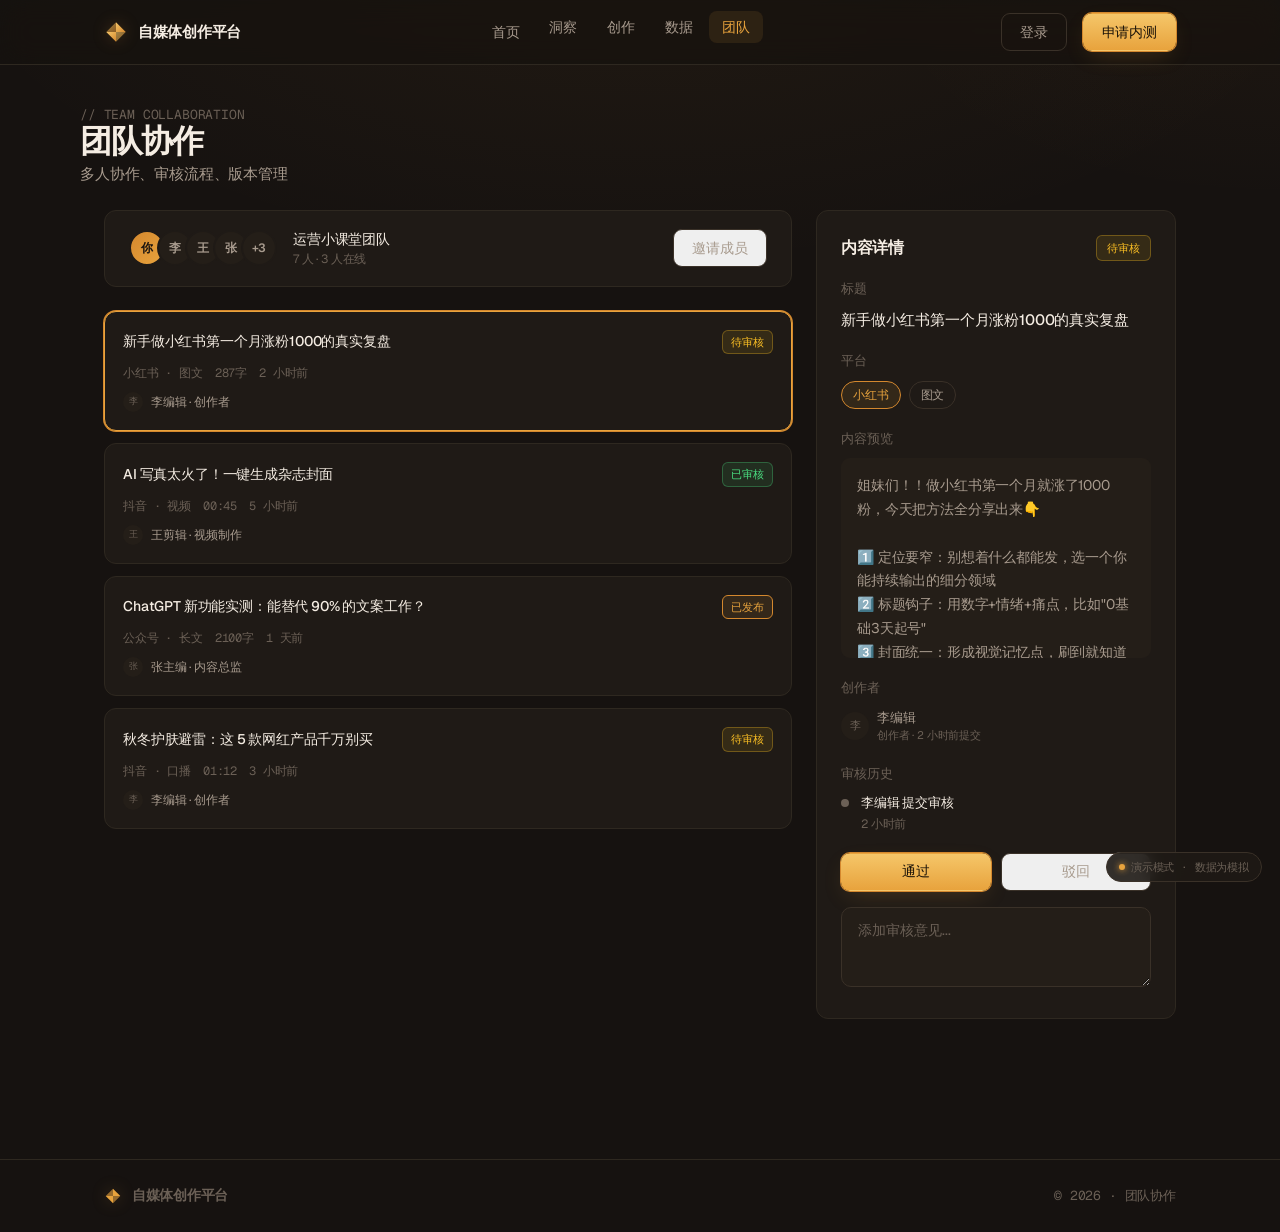
<file: prototype/team.html>
<!DOCTYPE html>
<html lang="zh-CN">
<head>
<meta charset="UTF-8">
<meta name="viewport" content="width=device-width, initial-scale=1.0">
<title>团队协作 — 自媒体创作平台</title>
<link rel="preconnect" href="https://fonts.googleapis.com">
<link rel="preconnect" href="https://fonts.gstatic.com" crossorigin>
<link href="https://fonts.googleapis.com/css2?family=Geist:wght@100..900&family=Geist+Mono:wght@100..900&display=swap" rel="stylesheet">
<link rel="stylesheet" href="assets/style.css">
<style>
  .page-head{padding:40px 0 24px}
  .page-head h1{font-size:32px;margin-bottom:6px}
  .workbench{display:grid;grid-template-columns:1fr 360px;gap:24px;padding-bottom:60px;align-items:start}

  /* 团队成员栏 */
  .team-bar{
    display:flex;align-items:center;gap:16px;background:var(--bg-2);
    border:1px solid var(--border);border-radius:var(--radius);padding:18px 24px;margin-bottom:24px;
  }
  .team-avatars{display:flex;gap:-8px}
  .team-avatar{
    width:36px;height:36px;border-radius:50%;border:2px solid var(--bg-2);
    display:flex;align-items:center;justify-content:center;font-size:12px;font-weight:600;
    margin-left:-8px;
  }
  .team-avatar:first-child{margin-left:0}
  .team-avatar.you{background:linear-gradient(135deg,var(--gold-3),var(--gold));color:var(--bg)}
  .team-avatar.other{background:var(--bg-3);color:var(--text-2)}
  .team-info{flex:1}
  .team-info .n{font-size:14px;font-weight:500}
  .team-info .m{font-size:12px;color:var(--text-3)}

  /* 内容列表 */
  .content-list{display:flex;flex-direction:column;gap:12px}
  .content-item{
    background:var(--bg-2);border:1px solid var(--border);border-radius:var(--radius);
    padding:18px;cursor:pointer;transition:var(--ease);
  }
  .content-item:hover{border-color:var(--border-2)}
  .content-item.active{border-color:var(--gold);box-shadow:0 0 0 1px var(--gold-3)}
  .content-top{display:flex;justify-content:space-between;align-items:center;margin-bottom:10px}
  .content-title{font-size:14px;font-weight:500}
  .content-status{
    font-size:11px;padding:3px 8px;border-radius:6px;font-weight:500;
    border:1px solid;font-family:'Geist Mono',monospace;
  }
  .content-status.pending{color:#fbbf24;border-color:rgba(251,191,36,.3);background:rgba(251,191,36,.1)}
  .content-status.approved{color:#4ade80;border-color:rgba(74,222,128,.3);background:rgba(74,222,128,.1)}
  .content-status.published{color:var(--gold);border-color:var(--gold-3);background:var(--glow-soft)}
  .content-meta{display:flex;gap:12px;font-size:12px;color:var(--text-3);font-family:'Geist Mono',monospace}
  .content-author{display:flex;align-items:center;gap:8px;font-size:12px;color:var(--text-2);margin-top:10px}
  .content-author .avatar{
    width:20px;height:20px;border-radius:50%;background:var(--bg-3);
    display:flex;align-items:center;justify-content:center;font-size:9px;color:var(--text-3);
  }

  /* 右侧详情面板 */
  .detail-panel{background:var(--bg-2);border:1px solid var(--border);border-radius:var(--radius);padding:24px;position:sticky;top:88px}
  .detail-header{display:flex;justify-content:space-between;align-items:center;margin-bottom:18px}
  .detail-header h3{font-size:16px}
  .detail-status{
    font-size:11px;padding:4px 10px;border-radius:6px;font-weight:500;
    border:1px solid;font-family:'Geist Mono',monospace;
  }
  .detail-status.pending{color:#fbbf24;border-color:rgba(251,191,36,.3);background:rgba(251,191,36,.1)}

  .detail-section{margin-bottom:20px}
  .detail-section h4{font-size:13px;color:var(--text-3);margin-bottom:10px;font-weight:500}
  .detail-content{
    background:var(--bg-3);border-radius:9px;padding:16px;font-size:14px;
    color:var(--text-2);line-height:1.7;max-height:200px;overflow-y:auto;
  }

  .detail-actions{display:flex;gap:10px;margin-top:20px}
  .detail-actions .btn{flex:1;justify-content:center}

  /* 审核历史 */
  .history-list{display:flex;flex-direction:column;gap:10px}
  .history-item{display:flex;gap:12px;font-size:13px}
  .history-item .dot{
    width:8px;height:8px;border-radius:50%;margin-top:6px;flex-shrink:0;
  }
  .history-item .dot.approve{background:#4ade80}
  .history-item .dot.reject{background:#f87171}
  .history-item .dot.comment{background:var(--text-3)}
  .history-item .info{flex:1}
  .history-item .info .n{font-weight:500}
  .history-item .info .m{color:var(--text-3);font-size:12px;margin-top:2px}

  @media(max-width:900px){.workbench{grid-template-columns:1fr}.detail-panel{position:static}}
</style>
</head>
<body>

<nav class="nav"><div class="wrap nav-inner">
  <a href="index.html" class="brand"><svg viewBox="0 0 32 32" class="logo" fill="none"><defs><linearGradient id="lg" x1="0" y1="0" x2="1" y2="1"><stop offset="0" stop-color="#F5C669"/><stop offset="1" stop-color="#D4882E"/></linearGradient></defs><path d="M16 3 L29 16 L16 16 Z" fill="url(#lg)"/><path d="M29 16 L16 29 L16 16 Z" fill="url(#lg)" opacity=".6"/><path d="M16 29 L3 16 L16 16 Z" fill="url(#lg)"/><path d="M3 16 L16 3 L16 16 Z" fill="url(#lg)" opacity=".6"/></svg> 自媒体创作平台</a>
  <div class="nav-links">
    <a href="index.html">首页</a>
    <div class="nav-item">
      <a href="insight.html">洞察</a>
      <div class="dropdown">
        <a href="insight.html">热点洞察</a>
        <a href="analyze.html">爆款拆解</a>
      </div>
    </div>
    <div class="nav-item">
      <a href="create.html">创作</a>
      <div class="dropdown">
        <a href="create.html">创作工作台</a>
        <a href="video.html">视频重生成</a>
        <a href="optimize.html">标题优化</a>
      </div>
    </div>
    <div class="nav-item">
      <a href="dashboard.html">数据</a>
      <div class="dropdown">
        <a href="dashboard.html">数据看板</a>
        <a href="calendar.html">内容日历</a>
        <a href="assets.html">素材库</a>
        <a href="analysis.html">数据沉淀</a>
      </div>
    </div>
    <div class="nav-item">
      <a href="team.html" class="active">团队</a>
      <div class="dropdown">
        <a href="team.html" class="active">团队协作</a>
        <a href="publish.html">发布中心</a>
      </div>
    </div>
  </div>
  <div class="nav-right"><a href="#" class="btn btn-ghost">登录</a><a href="#" class="btn btn-gold">申请内测</a></div>
</div></nav>

<div class="wrap page-head">
  <div class="label">// TEAM COLLABORATION</div>
  <h1>团队协作</h1>
  <p class="muted" style="font-size:15px">多人协作、审核流程、版本管理</p>
</div>

<div class="wrap workbench">
  <!-- 左：内容列表 -->
  <section>
    <!-- 团队成员栏 -->
    <div class="team-bar">
      <div class="team-avatars">
        <div class="team-avatar you">你</div>
        <div class="team-avatar other">李</div>
        <div class="team-avatar other">王</div>
        <div class="team-avatar other">张</div>
        <div class="team-avatar other">+3</div>
      </div>
      <div class="team-info">
        <div class="n">运营小课堂团队</div>
        <div class="m">7 人 · 3 人在线</div>
      </div>
      <button class="btn btn-ghost">邀请成员</button>
    </div>

    <!-- 内容列表 -->
    <div class="content-list">
      <div class="content-item active">
        <div class="content-top">
          <div class="content-title">新手做小红书第一个月涨粉1000的真实复盘</div>
          <div class="content-status pending">待审核</div>
        </div>
        <div class="content-meta">
          <span>小红书 · 图文</span>
          <span>287字</span>
          <span>2 小时前</span>
        </div>
        <div class="content-author">
          <div class="avatar">李</div>
          <span>李编辑 · 创作者</span>
        </div>
      </div>
      <div class="content-item">
        <div class="content-top">
          <div class="content-title">AI 写真太火了！一键生成杂志封面</div>
          <div class="content-status approved">已审核</div>
        </div>
        <div class="content-meta">
          <span>抖音 · 视频</span>
          <span>00:45</span>
          <span>5 小时前</span>
        </div>
        <div class="content-author">
          <div class="avatar">王</div>
          <span>王剪辑 · 视频制作</span>
        </div>
      </div>
      <div class="content-item">
        <div class="content-top">
          <div class="content-title">ChatGPT 新功能实测：能替代 90% 的文案工作？</div>
          <div class="content-status published">已发布</div>
        </div>
        <div class="content-meta">
          <span>公众号 · 长文</span>
          <span>2100字</span>
          <span>1 天前</span>
        </div>
        <div class="content-author">
          <div class="avatar">张</div>
          <span>张主编 · 内容总监</span>
        </div>
      </div>
      <div class="content-item">
        <div class="content-top">
          <div class="content-title">秋冬护肤避雷：这 5 款网红产品千万别买</div>
          <div class="content-status pending">待审核</div>
        </div>
        <div class="content-meta">
          <span>抖音 · 口播</span>
          <span>01:12</span>
          <span>3 小时前</span>
        </div>
        <div class="content-author">
          <div class="avatar">李</div>
          <span>李编辑 · 创作者</span>
        </div>
      </div>
    </div>
  </section>

  <!-- 右：详情面板 -->
  <aside class="detail-panel">
    <div class="detail-header">
      <h3>内容详情</h3>
      <div class="detail-status pending">待审核</div>
    </div>

    <div class="detail-section">
      <h4>标题</h4>
      <div style="font-size:15px;font-weight:500;margin-bottom:8px">新手做小红书第一个月涨粉1000的真实复盘</div>
    </div>

    <div class="detail-section">
      <h4>平台</h4>
      <div style="display:flex;gap:8px">
        <span class="tag tag-gold">小红书</span>
        <span class="tag">图文</span>
      </div>
    </div>

    <div class="detail-section">
      <h4>内容预览</h4>
      <div class="detail-content">
        姐妹们！！做小红书第一个月就涨了1000粉，今天把方法全分享出来👇<br><br>
        1️⃣ 定位要窄：别想着什么都能发，选一个你能持续输出的细分领域<br>
        2️⃣ 标题钩子：用数字+情绪+痛点，比如"0基础3天起号"<br>
        3️⃣ 封面统一：形成视觉记忆点，刷到就知道是你...
      </div>
    </div>

    <div class="detail-section">
      <h4>创作者</h4>
      <div class="content-author">
        <div class="avatar" style="width:28px;height:28px;font-size:11px">李</div>
        <div>
          <div style="font-size:13px;font-weight:500">李编辑</div>
          <div style="font-size:11px;color:var(--text-3)">创作者 · 2 小时前提交</div>
        </div>
      </div>
    </div>

    <div class="detail-section">
      <h4>审核历史</h4>
      <div class="history-list">
        <div class="history-item">
          <div class="dot comment"></div>
          <div class="info">
            <div class="n">李编辑 提交审核</div>
            <div class="m">2 小时前</div>
          </div>
        </div>
      </div>
    </div>

    <div class="detail-actions">
      <button class="btn btn-gold" id="approveBtn">通过</button>
      <button class="btn btn-ghost" id="rejectBtn">驳回</button>
    </div>

    <div style="margin-top:16px">
      <textarea class="input" placeholder="添加审核意见..." style="min-height:80px;resize:vertical"></textarea>
    </div>
  </aside>
</div>

<footer><div class="wrap foot-inner">
  <div class="brand" style="font-size:14px"><svg viewBox="0 0 32 32" class="logo" style="width:18px;height:18px" fill="#E8A33D"><path d="M16 3 L29 16 L16 16 Z"/><path d="M29 16 L16 29 L16 16 Z" opacity=".6"/><path d="M16 29 L3 16 L16 16 Z"/><path d="M3 16 L16 3 L16 16 Z" opacity=".6"/></svg> 自媒体创作平台</div>
  <div class="mono">© 2026 · 团队协作</div>
</div></footer>

<script src="assets/demo.js"></script>
<script>
  // 内容列表点击切换
  document.querySelectorAll('.content-item').forEach(item=>{
    item.onclick=()=>{
      document.querySelectorAll('.content-item').forEach(x=>x.classList.remove('active'));
      item.classList.add('active');
    };
  });

  // 审核按钮交互
  const approveBtn=document.getElementById('approveBtn');
  const rejectBtn=document.getElementById('rejectBtn');

  approveBtn.addEventListener('click',()=>{
    Demo.btnLoading(approveBtn,'审核中…');
    setTimeout(()=>{
      Demo.btnDone(approveBtn,'已通过 ✓');
      approveBtn.disabled=true;
      rejectBtn.style.display='none';
      Demo.toast('内容已通过审核');
    },1000);
  });

  rejectBtn.addEventListener('click',()=>{
    Demo.btnLoading(rejectBtn,'处理中…');
    setTimeout(()=>{
      Demo.btnDone(rejectBtn,'已驳回');
      rejectBtn.disabled=true;
      approveBtn.style.display='none';
      Demo.toast('内容已驳回', 'error');
    },1000);
  });
</script>
</body>
</html>
</file>
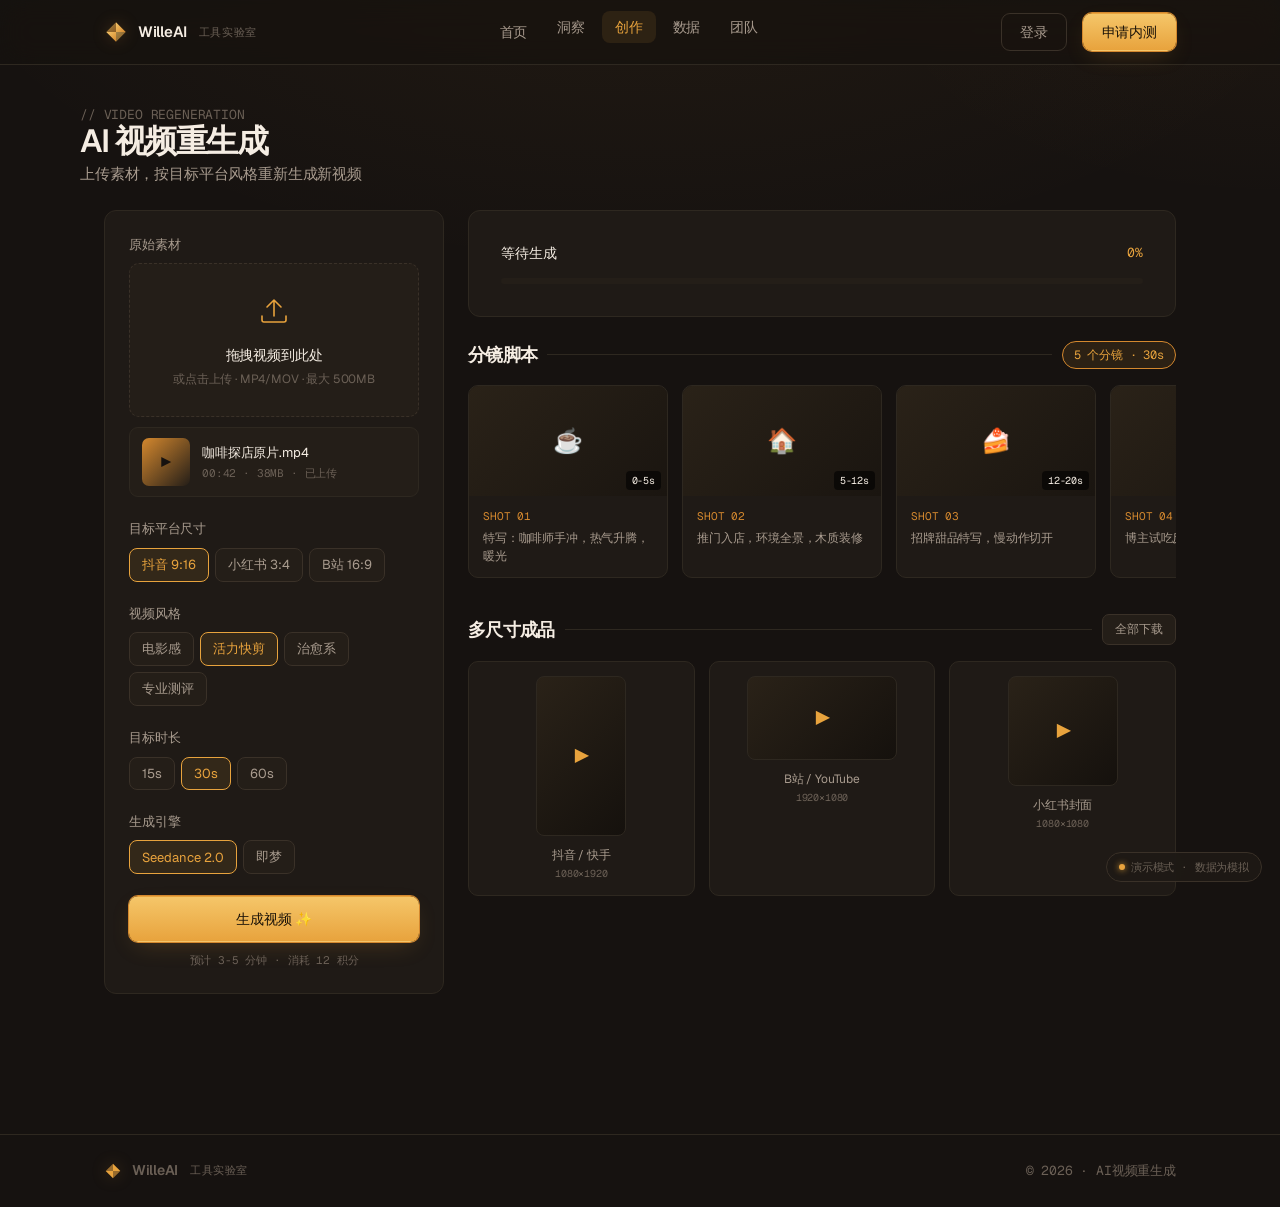
<file: prototype/video.html>
<!DOCTYPE html>
<html lang="zh-CN">
<head>
<meta charset="UTF-8">
<meta name="viewport" content="width=device-width, initial-scale=1.0">
<title>AI视频重生成 — WilleAI工具实验室</title>
<link rel="preconnect" href="https://fonts.googleapis.com">
<link rel="preconnect" href="https://fonts.gstatic.com" crossorigin>
<link href="https://fonts.googleapis.com/css2?family=Geist:wght@100..900&family=Geist+Mono:wght@100..900&display=swap" rel="stylesheet">
<link rel="stylesheet" href="assets/style.css">
<style>
  .page-head{padding:40px 0 24px}
  .page-head h1{font-size:32px;margin-bottom:6px}
  .workbench{display:grid;grid-template-columns:340px 1fr;gap:24px;padding-bottom:60px;align-items:start}
  .panel{background:var(--bg-2);border:1px solid var(--border);border-radius:var(--radius);padding:24px;position:sticky;top:88px}
  .field{margin-bottom:22px}
  .field label{display:block;font-size:13px;color:var(--text-2);margin-bottom:9px;font-weight:500}

  .upload{
    border:1.5px dashed var(--border-2);border-radius:10px;padding:28px 16px;text-align:center;
    cursor:pointer;transition:var(--ease);background:var(--bg-3);
  }
  .upload:hover{border-color:var(--gold);background:var(--glow-soft)}
  .upload .ico{width:36px;height:36px;margin:0 auto 10px;color:var(--gold)}
  .upload .t{font-size:14px;color:var(--text);font-weight:500}
  .upload .s{font-size:12px;color:var(--text-3);margin-top:4px}

  .uploaded{display:flex;align-items:center;gap:12px;background:var(--bg-3);border:1px solid var(--border);border-radius:9px;padding:10px 12px;margin-top:10px}
  .uploaded .thumb{width:48px;height:48px;border-radius:7px;background:linear-gradient(135deg,var(--gold-3),var(--bg-3));flex-shrink:0;position:relative}
  .uploaded .thumb::after{content:'▶';position:absolute;inset:0;display:flex;align-items:center;justify-content:center;color:var(--bg);font-size:14px}
  .uploaded .meta{flex:1;min-width:0}
  .uploaded .meta .n{font-size:13px;white-space:nowrap;overflow:hidden;text-overflow:ellipsis}
  .uploaded .meta .d{font-size:11px;color:var(--text-3);font-family:'Geist Mono',monospace;margin-top:2px}

  .seg{display:flex;gap:6px;flex-wrap:wrap}
  .seg button{border:1px solid var(--border-2);background:var(--bg-3);color:var(--text-2);border-radius:8px;padding:7px 12px;font-size:13px;cursor:pointer;transition:var(--ease);font-family:inherit}
  .seg button.on{border-color:var(--gold);background:var(--glow-soft);color:var(--gold)}

  /* 进度 */
  .progress-card{margin-bottom:24px}
  .progress-top{display:flex;justify-content:space-between;align-items:center;margin-bottom:14px}
  .progress-top .t{font-size:14px;font-weight:500}
  .progress-bar{height:6px;background:var(--bg-3);border-radius:999px;overflow:hidden}
  .progress-bar i{display:block;height:100%;width:68%;background:linear-gradient(90deg,var(--gold-3),var(--gold-2));border-radius:999px}

  /* 分镜时间线 */
  .sec-title{display:flex;align-items:center;gap:10px;margin:0 0 16px}
  .sec-title h2{font-size:18px}
  .sec-title .ln{flex:1;height:1px;background:var(--border)}
  .timeline{display:flex;gap:14px;overflow-x:auto;padding-bottom:8px}
  .shot{flex:0 0 200px;background:var(--bg-2);border:1px solid var(--border);border-radius:10px;overflow:hidden}
  .shot .frame{height:110px;background:linear-gradient(135deg,#2a2218,#1a1510);position:relative;display:flex;align-items:center;justify-content:center;color:var(--gold);font-size:24px}
  .shot .frame .dur{position:absolute;bottom:6px;right:6px;background:rgba(0,0,0,.6);font-size:10px;padding:2px 6px;border-radius:4px;font-family:'Geist Mono',monospace;color:var(--text)}
  .shot .body{padding:12px 14px}
  .shot .body .n{font-size:11px;color:var(--gold-3);font-family:'Geist Mono',monospace;margin-bottom:5px}
  .shot .body .d{font-size:12px;color:var(--text-2);line-height:1.5}

  /* 成品预览 */
  .preview-grid{display:grid;grid-template-columns:1fr 1fr 1fr;gap:14px;margin-top:8px}
  .pv{background:var(--bg-2);border:1px solid var(--border);border-radius:10px;padding:14px;text-align:center}
  .pv .screen{background:linear-gradient(135deg,#2a2218,#15110d);border-radius:8px;margin:0 auto 10px;display:flex;align-items:center;justify-content:center;color:var(--gold);position:relative;border:1px solid var(--border)}
  .pv.v916 .screen{width:90px;height:160px}
  .pv.v169 .screen{width:150px;height:84px}
  .pv.v11 .screen{width:110px;height:110px}
  .pv .screen::after{content:'▶';font-size:20px}
  .pv .lbl{font-size:12px;color:var(--text-2)}
  .pv .sz{font-size:10px;color:var(--text-3);font-family:'Geist Mono',monospace;margin-top:2px}

  @media(max-width:900px){.workbench{grid-template-columns:1fr}.panel{position:static}.preview-grid{grid-template-columns:1fr}}
</style>
</head>
<body>

<nav class="nav"><div class="wrap nav-inner">
  <a href="index.html" class="brand"><svg viewBox="0 0 32 32" class="logo" fill="none"><defs><linearGradient id="lg" x1="0" y1="0" x2="1" y2="1"><stop offset="0" stop-color="#F5C669"/><stop offset="1" stop-color="#D4882E"/></linearGradient></defs><path d="M16 3 L29 16 L16 16 Z" fill="url(#lg)"/><path d="M29 16 L16 29 L16 16 Z" fill="url(#lg)" opacity=".6"/><path d="M16 29 L3 16 L16 16 Z" fill="url(#lg)"/><path d="M3 16 L16 3 L16 16 Z" fill="url(#lg)" opacity=".6"/></svg> WilleAI <span class="sub">工具实验室</span></a>
  <div class="nav-links">
    <a href="index.html">首页</a>
    <div class="nav-item">
      <a href="insight.html">洞察</a>
      <div class="dropdown">
        <a href="insight.html">热点洞察</a>
        <a href="analyze.html">爆款拆解</a>
      </div>
    </div>
    <div class="nav-item">
      <a href="create.html" class="active">创作</a>
      <div class="dropdown">
        <a href="create.html">创作工作台</a>
        <a href="video.html" class="active">视频重生成</a>
        <a href="optimize.html">标题优化</a>
      </div>
    </div>
    <div class="nav-item">
      <a href="dashboard.html">数据</a>
      <div class="dropdown">
        <a href="dashboard.html">数据看板</a>
        <a href="calendar.html">内容日历</a>
        <a href="assets.html">素材库</a>
        <a href="analysis.html">数据沉淀</a>
      </div>
    </div>
    <div class="nav-item">
      <a href="team.html">团队</a>
      <div class="dropdown">
        <a href="team.html">团队协作</a>
        <a href="publish.html">发布中心</a>
      </div>
    </div>
  </div>
  <div class="nav-right"><a href="#" class="btn btn-ghost">登录</a><a href="#" class="btn btn-gold">申请内测</a></div>
</div></nav>

<div class="wrap page-head">
  <div class="label">// VIDEO REGENERATION</div>
  <h1>AI 视频重生成</h1>
  <p class="muted" style="font-size:15px">上传素材，按目标平台风格重新生成新视频</p>
</div>

<div class="wrap workbench">
  <!-- 左：控制 -->
  <aside class="panel">
    <div class="field">
      <label>原始素材</label>
      <div class="upload">
        <svg class="ico" viewBox="0 0 36 36" fill="none" stroke="currentColor" stroke-width="1.6"><path d="M18 24V8 M11 15l7-7 7 7" stroke-linecap="round" stroke-linejoin="round"/><path d="M6 24v4a2 2 0 002 2h20a2 2 0 002-2v-4" stroke-linecap="round"/></svg>
        <div class="t">拖拽视频到此处</div>
        <div class="s">或点击上传 · MP4/MOV · 最大 500MB</div>
      </div>
      <div class="uploaded">
        <div class="thumb"></div>
        <div class="meta"><div class="n">咖啡探店原片.mp4</div><div class="d">00:42 · 38MB · 已上传</div></div>
      </div>
    </div>

    <div class="field">
      <label>目标平台尺寸</label>
      <div class="seg"><button class="on">抖音 9:16</button><button>小红书 3:4</button><button>B站 16:9</button></div>
    </div>
    <div class="field">
      <label>视频风格</label>
      <div class="seg"><button>电影感</button><button class="on">活力快剪</button><button>治愈系</button><button>专业测评</button></div>
    </div>
    <div class="field">
      <label>目标时长</label>
      <div class="seg"><button>15s</button><button class="on">30s</button><button>60s</button></div>
    </div>
    <div class="field">
      <label>生成引擎</label>
      <div class="seg"><button class="on">Seedance 2.0</button><button>即梦</button></div>
    </div>

    <button class="btn btn-gold" id="vidBtn" style="width:100%;justify-content:center;height:46px">生成视频 ✨</button>
    <p class="faint" style="font-size:11px;text-align:center;margin-top:10px;font-family:'Geist Mono',monospace">预计 3-5 分钟 · 消耗 12 积分</p>
  </aside>

  <!-- 右：进度+分镜+预览 -->
  <section>
    <!-- 进度 -->
    <div class="card progress-card">
      <div class="progress-top">
        <div class="t" id="vidStatus">等待生成</div>
        <span class="mono" id="vidPct" style="font-size:13px;color:var(--gold)">0%</span>
      </div>
      <div class="progress-bar"><i id="vidBar" style="width:0%"></i></div>
    </div>

    <!-- 分镜时间线 -->
    <div class="sec-title"><h2>分镜脚本</h2><div class="ln"></div><span class="tag tag-gold">5 个分镜 · 30s</span></div>
    <div class="timeline">
      <div class="shot"><div class="frame">☕<span class="dur">0-5s</span></div><div class="body"><div class="n">SHOT 01</div><div class="d">特写：咖啡师手冲，热气升腾，暖光</div></div></div>
      <div class="shot"><div class="frame">🏠<span class="dur">5-12s</span></div><div class="body"><div class="n">SHOT 02</div><div class="d">推门入店，环境全景，木质装修</div></div></div>
      <div class="shot"><div class="frame">🍰<span class="dur">12-20s</span></div><div class="body"><div class="n">SHOT 03</div><div class="d">招牌甜品特写，慢动作切开</div></div></div>
      <div class="shot"><div class="frame">😊<span class="dur">20-26s</span></div><div class="body"><div class="n">SHOT 04</div><div class="d">博主试吃反应，真实表情</div></div></div>
      <div class="shot"><div class="frame">📍<span class="dur">26-30s</span></div><div class="body"><div class="n">SHOT 05</div><div class="d">地址信息卡 + 关注引导</div></div></div>
    </div>

    <!-- 成品预览 -->
    <div class="sec-title" style="margin-top:28px"><h2>多尺寸成品</h2><div class="ln"></div><button class="icon-btn" style="border:1px solid var(--border-2);background:var(--bg-3);color:var(--text-2);border-radius:7px;padding:6px 12px;font-size:12px;cursor:pointer">全部下载</button></div>
    <div class="preview-grid">
      <div class="pv v916"><div class="screen"></div><div class="lbl">抖音 / 快手</div><div class="sz">1080×1920</div></div>
      <div class="pv v169"><div class="screen"></div><div class="lbl">B站 / YouTube</div><div class="sz">1920×1080</div></div>
      <div class="pv v11"><div class="screen"></div><div class="lbl">小红书封面</div><div class="sz">1080×1080</div></div>
    </div>
  </section>
</div>

<footer><div class="wrap foot-inner">
  <div class="brand" style="font-size:14px"><svg viewBox="0 0 32 32" class="logo" style="width:18px;height:18px" fill="#E8A33D"><path d="M16 3 L29 16 L16 16 Z"/><path d="M29 16 L16 29 L16 16 Z" opacity=".6"/><path d="M16 29 L3 16 L16 16 Z"/><path d="M3 16 L16 3 L16 16 Z" opacity=".6"/></svg> WilleAI <span class="sub">工具实验室</span></div>
  <div class="mono">© 2026 · AI视频重生成</div>
</div></footer>

<script src="assets/demo.js"></script>
<script>
  document.querySelectorAll('.seg button').forEach(b=>b.onclick=()=>{b.parentElement.querySelectorAll('button').forEach(x=>x.classList.remove('on'));b.classList.add('on')});
  const vidBtn=document.getElementById('vidBtn');
  const vidStatus=document.getElementById('vidStatus');
  const shots=document.querySelectorAll('.shot');
  vidBtn.addEventListener('click',()=>{
    Demo.btnLoading(vidBtn,'渲染中…');
    shots.forEach(s=>{s.style.opacity='.35';s.style.filter='grayscale(.6)'});
    document.getElementById('vidBar').style.width='0%';
    // 进度条 0→100
    Demo.progressTo(document.getElementById('vidBar'),document.getElementById('vidPct'),100,4000,()=>{
      vidStatus.textContent='生成完成 · 5 个分镜';
      Demo.btnDone(vidBtn,'重新生成 ✨');
      Demo.toast('视频生成完成 · 已产出 3 个尺寸');
    });
    // 分镜逐个点亮
    shots.forEach((s,i)=>setTimeout(()=>{s.style.opacity='1';s.style.filter='none';s.style.transition='.4s';vidStatus.textContent=`渲染中 · 第 ${i+1} 个分镜`},600+i*700));
  });
</script>
</body>
</html>
</file>
<file: prototype/assets/style.css>
/* ============================================================
   WilleAI工具实验室 · 暖夜琥珀设计系统
   Amber-on-WarmBlack · 共享样式
   ============================================================ */

:root{
  /* 暖夜底色 */
  --bg:        #161210;
  --bg-2:      #1F1A16;
  --bg-3:      #241E18;
  --bg-nav:    rgba(22,18,16,.72);
  --border:    #2E2820;
  --border-2:  #3A3128;

  /* 琥珀金 */
  --gold:      #E8A33D;
  --gold-2:    #F5C669;
  --gold-3:    #D4882E;
  --glow:      rgba(232,163,61,.25);
  --glow-soft: rgba(232,163,61,.10);

  /* 文字 */
  --text:      #F5EDE3;
  --text-2:    #A89B8E;
  --text-3:    #6B6056;

  --radius:   12px;
  --maxw:     1120px;
  --ease:     .18s cubic-bezier(.4,0,.2,1);
}

*{margin:0;padding:0;box-sizing:border-box}
html{scroll-behavior:smooth}
body{
  font-family:'Geist',-apple-system,BlinkMacSystemFont,'Segoe UI','PingFang SC','Microsoft YaHei',sans-serif;
  background:var(--bg);
  color:var(--text);
  -webkit-font-smoothing:antialiased;
  text-rendering:optimizeLegibility;
  letter-spacing:-0.01em;
  line-height:1.5;
  /* 暖光氛围 */
  background-image:
    radial-gradient(1200px 600px at 50% -10%, rgba(232,163,61,.06), transparent 60%),
    radial-gradient(800px 400px at 100% 0%, rgba(212,136,46,.04), transparent 50%);
  background-attachment:fixed;
}
a{color:inherit;text-decoration:none}
.mono{font-family:'Geist Mono','SF Mono',monospace}

/* ---------- 容器 ---------- */
.wrap{max-width:var(--maxw);margin:0 auto;padding:0 24px}

/* ---------- Nav ---------- */
.nav{
  position:sticky;top:0;z-index:50;
  backdrop-filter:saturate(180%) blur(14px);
  background:var(--bg-nav);
  border-bottom:1px solid var(--border);
}
.nav-inner{height:64px;display:flex;align-items:center;justify-content:space-between}
.brand{display:flex;align-items:center;gap:10px;font-weight:600;font-size:15px;letter-spacing:-0.02em}
.brand .logo{width:24px;height:24px;filter:drop-shadow(0 0 8px var(--glow))}
.brand .sub{font-size:11px;color:var(--text-3);font-weight:400;letter-spacing:.05em;margin-left:2px}
.nav-links{display:flex;gap:4px}
.nav-links a{
  font-size:14px;color:var(--text-2);padding:7px 13px;border-radius:8px;
  transition:var(--ease);font-weight:450;
}
.nav-links a:hover{color:var(--text);background:var(--bg-3)}
.nav-links a.active{color:var(--gold);background:var(--glow-soft)}

/* 下拉菜单 */
.nav-item{position:relative}
.nav-item .dropdown{
  display:none;position:absolute;top:100%;left:0;min-width:160px;
  background:var(--bg-2);border:1px solid var(--border);border-radius:10px;
  padding:6px;margin-top:4px;box-shadow:0 12px 32px -8px rgba(0,0,0,.5);
  z-index:100;
}
.nav-item:hover .dropdown{display:block}
.dropdown a{
  display:block;font-size:13px;color:var(--text-2);padding:8px 12px;border-radius:7px;
  transition:var(--ease);white-space:nowrap;
}
.dropdown a:hover{color:var(--text);background:var(--bg-3)}
.dropdown a.active{color:var(--gold);background:var(--glow-soft)}
.nav-right{display:flex;align-items:center;gap:16px}

/* ---------- Button ---------- */
.btn{
  display:inline-flex;align-items:center;gap:7px;
  height:38px;padding:0 18px;border-radius:9px;
  font-size:14px;font-weight:500;cursor:pointer;
  transition:var(--ease);border:1px solid transparent;
  font-family:inherit;white-space:nowrap;
}
.btn-gold{
  background:linear-gradient(180deg,var(--gold-2),var(--gold));
  color:#1a1208;box-shadow:0 0 0 1px var(--gold-3),0 8px 24px -8px var(--glow);
}
.btn-gold:hover{transform:translateY(-1px);box-shadow:0 0 0 1px var(--gold-2),0 12px 28px -8px var(--glow)}
.btn-ghost{color:var(--text-2);border:1px solid var(--border-2)}
.btn-ghost:hover{color:var(--text);border-color:var(--gold);background:var(--glow-soft)}
.btn-lg{height:46px;padding:0 24px;font-size:15px;border-radius:10px}

/* ---------- Card ---------- */
.card{
  background:var(--bg-2);
  border:1px solid var(--border);
  border-radius:var(--radius);
  padding:32px;
  transition:var(--ease);
}
.card-hover:hover{
  border-color:var(--border-2);
  background:var(--bg-3);
  box-shadow:0 0 0 1px var(--glow-soft),0 20px 40px -20px rgba(0,0,0,.5);
}
.grid-2{display:grid;grid-template-columns:repeat(2,1fr);gap:20px}
.grid-4{display:grid;grid-template-columns:repeat(4,1fr);gap:20px}

/* ---------- Badge / Tag ---------- */
.tag{
  display:inline-flex;align-items:center;font-size:12px;
  color:var(--text-2);padding:4px 11px;border:1px solid var(--border-2);
  border-radius:999px;font-family:'Geist Mono',monospace;
}
.tag-gold{color:var(--gold);border-color:var(--gold-3);background:var(--glow-soft)}
.eyebrow{
  display:inline-flex;align-items:center;gap:8px;
  font-size:13px;color:var(--gold);font-weight:500;
  padding:6px 14px;border:1px solid var(--gold-3);border-radius:999px;
  background:var(--glow-soft);
}
.eyebrow .dot{width:6px;height:6px;border-radius:50%;background:var(--gold);box-shadow:0 0 8px var(--gold)}

/* ---------- 排版 ---------- */
h1{font-size:clamp(40px,7vw,76px);line-height:1.02;font-weight:600;letter-spacing:-0.045em}
h2{font-size:clamp(28px,4vw,44px);font-weight:600;letter-spacing:-0.035em;line-height:1.1}
h3{font-size:20px;font-weight:600;letter-spacing:-0.025em}
.accent{color:var(--gold)}
.faint{color:var(--text-3)}
.muted{color:var(--text-2)}
.label{font-size:13px;color:var(--text-3);font-family:'Geist Mono',monospace}
.k{font-size:11px;color:var(--text-3);text-transform:uppercase;letter-spacing:.06em;font-family:'Geist Mono',monospace}

/* ---------- Input ---------- */
.input{
  width:100%;background:var(--bg-3);border:1px solid var(--border-2);
  border-radius:10px;padding:13px 16px;color:var(--text);font-size:14px;
  font-family:inherit;transition:var(--ease);
}
.input:focus{outline:none;border-color:var(--gold);box-shadow:0 0 0 3px var(--glow-soft)}
.input::placeholder{color:var(--text-3)}

/* ---------- 页脚 ---------- */
footer{border-top:1px solid var(--border);margin-top:80px}
.foot-inner{height:72px;display:flex;align-items:center;justify-content:space-between;font-size:13px;color:var(--text-3)}

/* ---------- 工具：section head ---------- */
.section-head{text-align:center;margin-bottom:56px}
.section-head .label{margin-bottom:14px}

/* ---------- 响应式 ---------- */
@media(max-width:760px){
  .nav-links{display:none}
  .grid-2,.grid-4{grid-template-columns:1fr}
}

/* ============================================================
   Demo 演示动效（配合 assets/demo.js）
   ============================================================ */
.spinner{display:inline-block;width:14px;height:14px;border:2px solid currentColor;border-right-color:transparent;border-radius:50%;animation:spin .7s linear infinite;vertical-align:-2px;margin-right:3px}
@keyframes spin{to{transform:rotate(360deg)}}
.btn-loading{opacity:.85;cursor:wait}

.typing::after{content:'▋';color:var(--gold);animation:blink 1s step-end infinite;margin-left:1px}
@keyframes blink{50%{opacity:0}}

.demo-hidden{opacity:0;transform:translateY(14px)}
.demo-fade-in{animation:fadeUp .5s ease forwards}
@keyframes fadeUp{to{opacity:1;transform:translateY(0)}}

.demo-toast{position:fixed;bottom:80px;left:50%;transform:translateX(-50%) translateY(20px);background:var(--bg-2);border:1px solid var(--gold-3);color:var(--text);padding:12px 22px;border-radius:10px;font-size:14px;box-shadow:0 12px 32px -8px rgba(0,0,0,.5),0 0 28px -8px var(--glow);opacity:0;transition:.3s;z-index:100;display:flex;align-items:center;gap:8px}
.demo-toast.show{opacity:1;transform:translateX(-50%) translateY(0)}
.demo-toast .toast-ic{color:var(--gold);font-weight:700}

.demo-badge{position:fixed;bottom:18px;right:18px;background:rgba(31,26,22,.9);border:1px solid var(--border-2);color:var(--text-3);padding:6px 12px;border-radius:999px;font-size:11px;font-family:'Geist Mono',monospace;backdrop-filter:blur(8px);z-index:90;display:flex;align-items:center;gap:6px}
.demo-badge .dot{width:6px;height:6px;border-radius:50%;background:var(--gold);box-shadow:0 0 6px var(--gold);animation:blink 2s infinite}
</file>
